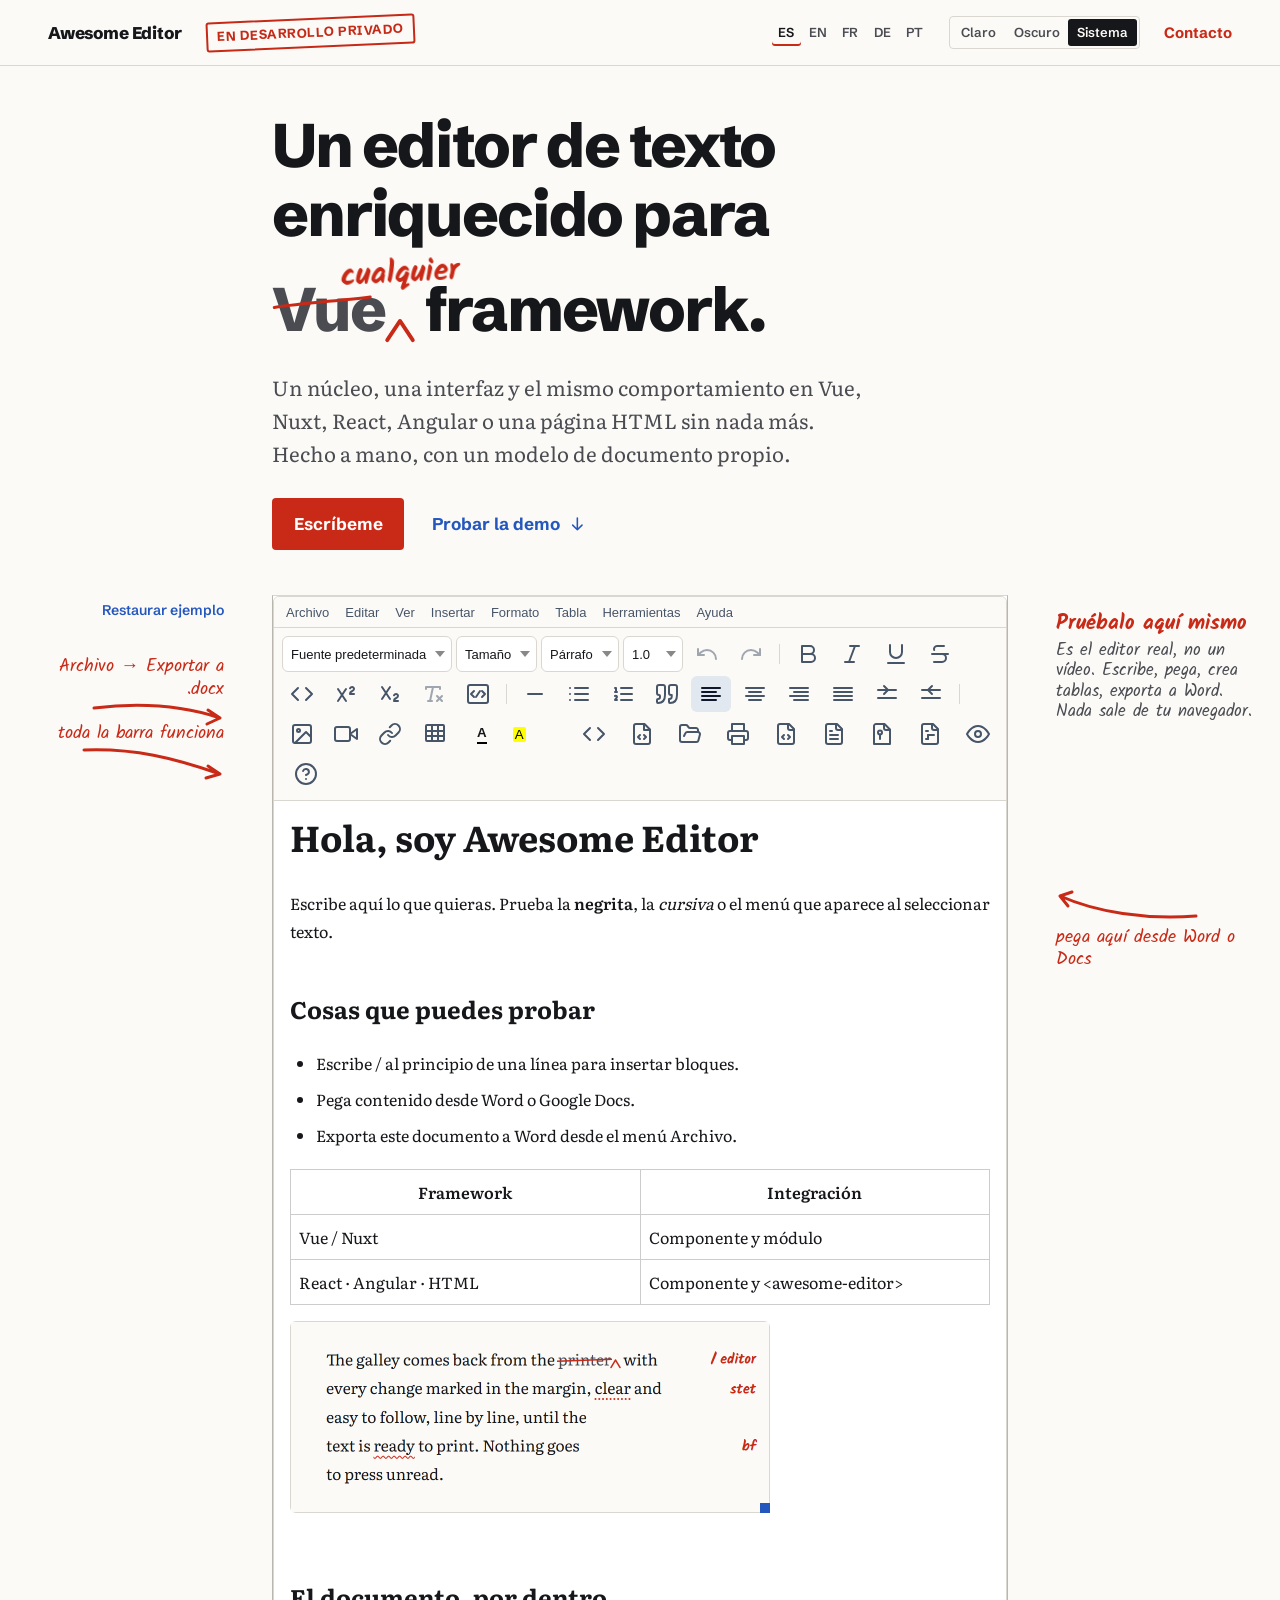
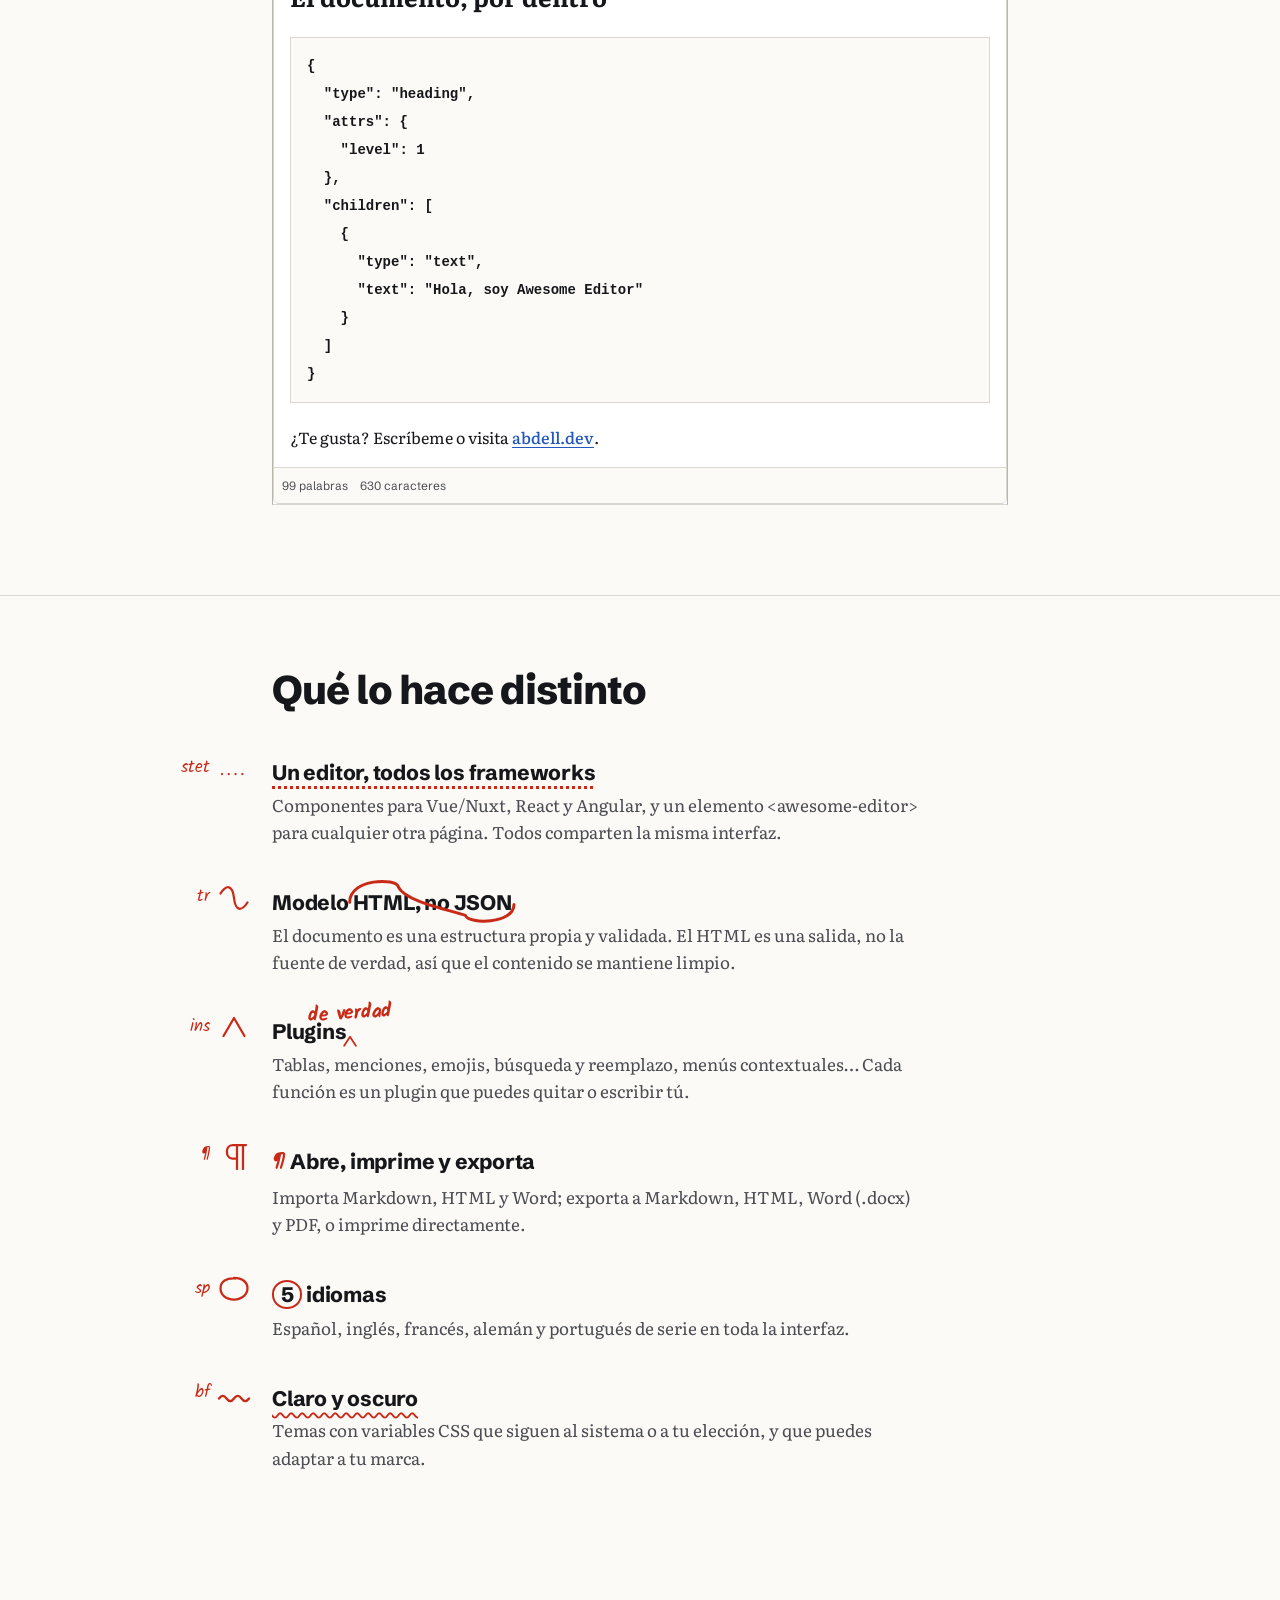
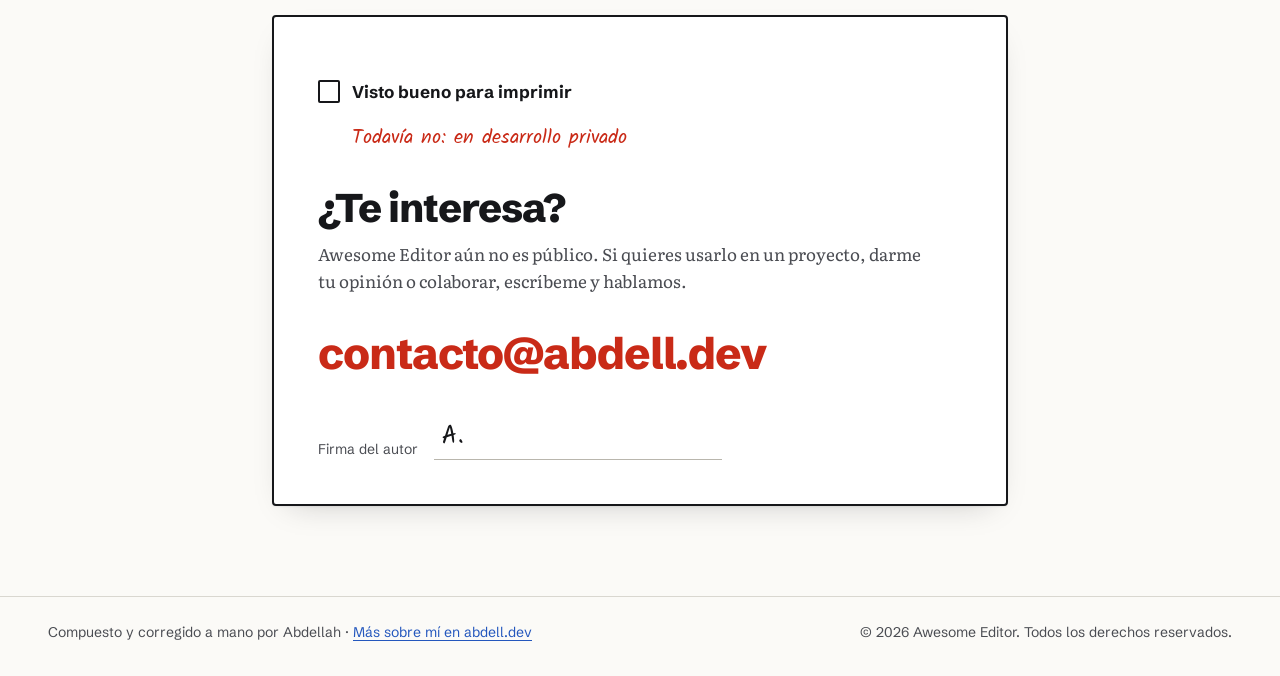
<file: index.html>
<!DOCTYPE html><html  lang="es-ES"><head><meta charset="utf-8">
<meta name="viewport" content="width=device-width, initial-scale=1">
<title>Awesome Editor: editor de texto enriquecido para cualquier framework</title>
<script>(function(){var s=null;try{s=localStorage.getItem("awesome-editor-theme")}catch(e){}var d=false;try{d=window.matchMedia("(prefers-color-scheme: dark)").matches}catch(e){}document.documentElement.setAttribute("data-theme",s==="light"||s==="dark"?s:(d?"dark":"light"))})()</script>
<style>@font-face{font-display:swap;font-family:Schibsted Grotesk Variable;font-style:normal;font-weight:400 900;src:url(/_nuxt/schibsted-grotesk-latin-ext-wght-normal.hsMS0n0O.woff2) format("woff2-variations");unicode-range:u+0100-02ba,u+02bd-02c5,u+02c7-02cc,u+02ce-02d7,u+02dd-02ff,u+0304,u+0308,u+0329,u+1d00-1dbf,u+1e00-1e9f,u+1ef2-1eff,u+2020,u+20a0-20ab,u+20ad-20c0,u+2113,u+2c60-2c7f,u+a720-a7ff}@font-face{font-display:swap;font-family:Schibsted Grotesk Variable;font-style:normal;font-weight:400 900;src:url(/_nuxt/schibsted-grotesk-latin-wght-normal.Bb8VGrTG.woff2) format("woff2-variations");unicode-range:u+00??,u+0131,u+0152-0153,u+02bb-02bc,u+02c6,u+02da,u+02dc,u+0304,u+0308,u+0329,u+2000-206f,u+20ac,u+2122,u+2191,u+2193,u+2212,u+2215,u+feff,u+fffd}</style>
<style>@font-face{font-display:swap;font-family:Literata Variable;font-style:normal;font-weight:200 900;src:url(/_nuxt/literata-cyrillic-ext-wght-normal.CGKlZYBf.woff2) format("woff2-variations");unicode-range:u+0460-052f,u+1c80-1c8a,u+20b4,u+2de0-2dff,u+a640-a69f,u+fe2e-fe2f}@font-face{font-display:swap;font-family:Literata Variable;font-style:normal;font-weight:200 900;src:url(/_nuxt/literata-cyrillic-wght-normal.DLqwHbi6.woff2) format("woff2-variations");unicode-range:u+0301,u+0400-045f,u+0490-0491,u+04b0-04b1,u+2116}@font-face{font-display:swap;font-family:Literata Variable;font-style:normal;font-weight:200 900;src:url(/_nuxt/literata-greek-ext-wght-normal.e3e57Shi.woff2) format("woff2-variations");unicode-range:u+1f??}@font-face{font-display:swap;font-family:Literata Variable;font-style:normal;font-weight:200 900;src:url(/_nuxt/literata-greek-wght-normal.CO1l-giJ.woff2) format("woff2-variations");unicode-range:u+0370-0377,u+037a-037f,u+0384-038a,u+038c,u+038e-03a1,u+03a3-03ff}@font-face{font-display:swap;font-family:Literata Variable;font-style:normal;font-weight:200 900;src:url(/_nuxt/literata-vietnamese-wght-normal.LcSrhZ7T.woff2) format("woff2-variations");unicode-range:u+0102-0103,u+0110-0111,u+0128-0129,u+0168-0169,u+01a0-01a1,u+01af-01b0,u+0300-0301,u+0303-0304,u+0308-0309,u+0323,u+0329,u+1ea0-1ef9,u+20ab}@font-face{font-display:swap;font-family:Literata Variable;font-style:normal;font-weight:200 900;src:url(/_nuxt/literata-latin-ext-wght-normal.BnEbWgdZ.woff2) format("woff2-variations");unicode-range:u+0100-02ba,u+02bd-02c5,u+02c7-02cc,u+02ce-02d7,u+02dd-02ff,u+0304,u+0308,u+0329,u+1d00-1dbf,u+1e00-1e9f,u+1ef2-1eff,u+2020,u+20a0-20ab,u+20ad-20c0,u+2113,u+2c60-2c7f,u+a720-a7ff}@font-face{font-display:swap;font-family:Literata Variable;font-style:normal;font-weight:200 900;src:url(/_nuxt/literata-latin-wght-normal.DLxlUchJ.woff2) format("woff2-variations");unicode-range:u+00??,u+0131,u+0152-0153,u+02bb-02bc,u+02c6,u+02da,u+02dc,u+0304,u+0308,u+0329,u+2000-206f,u+20ac,u+2122,u+2191,u+2193,u+2212,u+2215,u+feff,u+fffd}</style>
<style>@font-face{font-display:swap;font-family:Kalam;font-style:normal;font-weight:400;src:url(/_nuxt/kalam-devanagari-400-normal.Dy6c0U2e.woff2) format("woff2"),url(/_nuxt/kalam-devanagari-400-normal.Dyzod-UE.woff) format("woff");unicode-range:u+0900-097f,u+1cd0-1cf9,u+200c-200d,u+20a8,u+20b9,u+20f0,u+25cc,u+a830-a839,u+a8e0-a8ff,u+11b00-11b09}@font-face{font-display:swap;font-family:Kalam;font-style:normal;font-weight:400;src:url(/_nuxt/kalam-latin-ext-400-normal.DtcdGa4L.woff2) format("woff2"),url(/_nuxt/kalam-latin-ext-400-normal.AcQmRO9z.woff) format("woff");unicode-range:u+0100-02ba,u+02bd-02c5,u+02c7-02cc,u+02ce-02d7,u+02dd-02ff,u+0304,u+0308,u+0329,u+1d00-1dbf,u+1e00-1e9f,u+1ef2-1eff,u+2020,u+20a0-20ab,u+20ad-20c0,u+2113,u+2c60-2c7f,u+a720-a7ff}@font-face{font-display:swap;font-family:Kalam;font-style:normal;font-weight:400;src:url(/_nuxt/kalam-latin-400-normal.BthBl_aR.woff2) format("woff2"),url(/_nuxt/kalam-latin-400-normal.Bl-H2BUA.woff) format("woff");unicode-range:u+00??,u+0131,u+0152-0153,u+02bb-02bc,u+02c6,u+02da,u+02dc,u+0304,u+0308,u+0329,u+2000-206f,u+20ac,u+2122,u+2191,u+2193,u+2212,u+2215,u+feff,u+fffd}</style>
<style>@font-face{font-display:swap;font-family:Kalam;font-style:normal;font-weight:700;src:url(/_nuxt/kalam-devanagari-700-normal.BeU_-hjz.woff2) format("woff2"),url(/_nuxt/kalam-devanagari-700-normal.B52CSkpd.woff) format("woff");unicode-range:u+0900-097f,u+1cd0-1cf9,u+200c-200d,u+20a8,u+20b9,u+20f0,u+25cc,u+a830-a839,u+a8e0-a8ff,u+11b00-11b09}@font-face{font-display:swap;font-family:Kalam;font-style:normal;font-weight:700;src:url(/_nuxt/kalam-latin-ext-700-normal.CwgfRD_T.woff2) format("woff2"),url(/_nuxt/kalam-latin-ext-700-normal.BA-KJHgr.woff) format("woff");unicode-range:u+0100-02ba,u+02bd-02c5,u+02c7-02cc,u+02ce-02d7,u+02dd-02ff,u+0304,u+0308,u+0329,u+1d00-1dbf,u+1e00-1e9f,u+1ef2-1eff,u+2020,u+20a0-20ab,u+20ad-20c0,u+2113,u+2c60-2c7f,u+a720-a7ff}@font-face{font-display:swap;font-family:Kalam;font-style:normal;font-weight:700;src:url(/_nuxt/kalam-latin-700-normal.D2H-9ISU.woff2) format("woff2"),url(/_nuxt/kalam-latin-700-normal.7TSuSrjP.woff) format("woff");unicode-range:u+00??,u+0131,u+0152-0153,u+02bb-02bc,u+02c6,u+02da,u+02dc,u+0304,u+0308,u+0329,u+2000-206f,u+20ac,u+2122,u+2191,u+2193,u+2212,u+2215,u+feff,u+fffd}</style>
<style>:root,html[data-theme=light]{--paper:#fbfaf7;--sheet:#fff;--ink:#16171a;--ink-2:#4a4c52;--rule:#d9d7d0;--rule-strong:#b9b6ad;--red:#c92a17;--red-ink:#fff;--blue:#2457bd;--select:rgba(201,42,23,.16);--shadow:0 1px 2px rgba(22,23,26,.06),0 12px 32px -18px rgba(22,23,26,.28);color-scheme:light}html[data-theme=dark]{--paper:#121315;--sheet:#17181b;--ink:#ecebe6;--ink-2:#a9a8a2;--rule:#2c2e32;--rule-strong:#45474d;--red:#ff6a52;--red-ink:#1a0b08;--blue:#8db0ff;--select:rgba(255,106,82,.24);--shadow:0 1px 2px rgba(0,0,0,.4),0 16px 40px -20px rgba(0,0,0,.7);color-scheme:dark}html [data-theme],html[data-theme]{--ae-popover-bg:var(--sheet);--ae-modal-bg:var(--sheet);--ae-button-hover-bg:var(--select);--ae-code-bg:var(--paper);--ae-bg-color:var(--sheet);--ae-toolbar-bg:var(--paper);--ae-toolbar-border:var(--rule);--ae-border-color:var(--rule);--ae-text-color:var(--ink);--ae-text-muted:var(--ink-2);--ae-primary-color:var(--blue);--ae-primary-hover:var(--blue);--ae-border-focus:var(--blue);--ae-font-sans:"Schibsted Grotesk Variable",ui-sans-serif,system-ui,sans-serif}:root{--font-display:"Schibsted Grotesk Variable",ui-sans-serif,system-ui,sans-serif;--font-text:"Literata Variable",Georgia,serif;--font-hand:"Kalam","Comic Sans MS",cursive;--column:46rem;--margin:minmax(0,1fr);--gutter:clamp(1rem,4vw,3rem);--ease-out:cubic-bezier(.16,1,.3,1)}*,:after,:before{box-sizing:border-box}html{-webkit-text-size-adjust:100%;scroll-behavior:smooth}@media(prefers-reduced-motion:reduce){html{scroll-behavior:auto}}body{background:var(--paper);caret-color:var(--red);color:var(--ink);font-family:var(--font-text);font-size:1.0625rem;line-height:1.6;margin:0;text-rendering:optimizeLegibility;transition:background-color .3s ease,color .3s ease}::-moz-selection{background:var(--select);color:inherit}::selection{background:var(--select);color:inherit}a{color:var(--blue);text-decoration-thickness:1px;text-underline-offset:.2em}a:hover{text-decoration-thickness:2px}:focus-visible{border-radius:2px;outline:2px solid var(--blue);outline-offset:3px}html{scrollbar-color:var(--rule-strong) var(--paper)}.sr-only{clip-path:inset(50%);height:1px;overflow:hidden;position:absolute;white-space:nowrap;width:1px}.skip-link{background:var(--ink);color:var(--paper);font-family:var(--font-display);left:1rem;padding:.5rem .75rem;position:absolute;top:-3rem;z-index:10}.skip-link:focus{top:1rem}.galley{-moz-column-gap:var(--gutter);column-gap:var(--gutter);display:grid;grid-template-columns:[margin-l] var(--margin) [col] minmax(0,var(--column)) [margin-r] var(--margin);padding-inline:var(--gutter)}.galley>*{grid-column:col;min-width:0}.galley--wide>.wide{grid-column:margin-l/margin-r;justify-self:center;max-width:78rem;width:100%}.slug{align-items:center;border-bottom:1px solid var(--rule);display:flex;flex-wrap:wrap;font-family:var(--font-display);font-size:.9375rem;gap:1rem 1.5rem;padding:1rem var(--gutter)}.slug__name{color:var(--ink);font-size:1.0625rem;font-weight:800;letter-spacing:-.01em;text-decoration:none}.slug__stamp{border:2px solid var(--red);border-radius:3px;color:var(--red);display:inline-block;font-size:.8125rem;font-weight:700;letter-spacing:.04em;mix-blend-mode:multiply;padding:.15rem .55rem;text-transform:uppercase;transform:rotate(-2.5deg)}html[data-theme=dark] .slug__stamp{mix-blend-mode:normal}.slug__contact{order:3}.slug__tools{align-items:center;display:flex;flex-wrap:wrap;gap:1rem 1.25rem;margin-left:auto;order:2}.slug__contact{color:var(--red);font-weight:700;text-decoration:none}.slug__contact:hover{text-decoration:underline}.locale-switcher{display:flex;gap:.15rem;list-style:none;margin:0;padding:0}.locale-switcher a{border-radius:3px;color:var(--ink-2);display:inline-block;font-size:.8125rem;font-weight:600;padding:.2rem .4rem;text-decoration:none;text-transform:uppercase}.locale-switcher a:hover{background:var(--select);color:var(--ink)}.locale-switcher a[aria-current=page]{box-shadow:inset 0 -2px 0 var(--red);color:var(--ink)}.theme-switcher{border:1px solid var(--rule);border-radius:4px;display:inline-flex;padding:2px}.theme-switcher__btn{background:transparent;border:0;border-radius:3px;color:var(--ink-2);cursor:pointer;font:inherit;font-size:.8125rem;font-weight:600;padding:.2rem .55rem}.theme-switcher__btn:hover{color:var(--ink)}.theme-switcher__btn[aria-pressed=true]{background:var(--ink);color:var(--paper)}.hero{padding-block:clamp(2rem,5vh,4rem) clamp(1rem,3vh,2rem)}.hero__title{font-family:var(--font-display);font-size:clamp(2.5rem,4.8vw,4.25rem);font-weight:800;grid-column:col/margin-r;letter-spacing:-.035em;line-height:1.12;margin:0;max-width:64rem;text-wrap:balance}.proof-tail{display:inline-block;padding-top:.42em;white-space:nowrap}.proof-del{color:var(--ink-2);position:relative;text-decoration:none;white-space:nowrap}.proof-del__strike,.proof-ins__caret{overflow:visible;pointer-events:none;position:absolute}.proof-del__strike{height:.8em;left:0;top:.12em;width:100%}.proof-ins{display:inline-block;height:.75em;position:relative;text-decoration:none;width:.5em}.proof-ins__word{bottom:88%;color:var(--red);font-family:var(--font-hand);font-size:.5em;font-weight:700;left:50%;letter-spacing:0;line-height:1;position:absolute;transform:translate(-50%) rotate(-3deg);white-space:nowrap}.proof-ins__caret{bottom:-.2em;height:.42em;left:50%;transform:translate(-50%);width:.5em}.proof-stroke{fill:none;stroke:var(--red);stroke-linecap:round;stroke-linejoin:round;stroke-width:3}.proof-stroke--draw{animation:proof-draw .7s var(--ease-out) forwards;stroke-dasharray:1;stroke-dashoffset:1}.proof-stroke--late{animation-delay:.55s}@keyframes proof-draw{to{stroke-dashoffset:0}}.proof-ins__word{animation:proof-ink .5s var(--ease-out) .9s both}@keyframes proof-ink{0%{opacity:0;transform:translate(-50%) translateY(.15em) rotate(-3deg)}}@media(prefers-reduced-motion:reduce){.proof-stroke--draw{animation:none;stroke-dashoffset:0}.proof-ins__word{animation:none}}.hero__subtitle{color:var(--ink-2);font-size:clamp(1.125rem,1.6vw,1.3125rem);margin:clamp(1.25rem,2.4vw,1.75rem) 0 0;max-width:38rem}.hero__actions{align-items:center;display:flex;flex-wrap:wrap;gap:.75rem 1.5rem;margin-top:1.75rem}.btn{align-items:center;border-radius:4px;display:inline-flex;font-family:var(--font-display);font-size:1.0625rem;font-weight:700;gap:.5rem;padding:.8rem 1.35rem;text-decoration:none;transition:transform .2s var(--ease-out),background-color .2s ease}.btn--primary{background:var(--red);color:var(--red-ink)}.btn--primary:hover{text-decoration:none;transform:translateY(-1px)}.btn--pencil{color:var(--blue);padding-inline:.25rem}.btn--pencil:hover{text-decoration:underline}.btn svg{height:1.1em;width:1.1em}.demo{padding-block:clamp(.5rem,2vh,1.5rem) clamp(4rem,10vh,7rem);scroll-margin-top:1rem}.demo__head{margin-bottom:1.25rem}.section-title{font-family:var(--font-display);font-size:clamp(1.75rem,3.2vw,2.5rem);font-weight:800;letter-spacing:-.025em;line-height:1.1;margin:0;text-wrap:balance}.section-lede{color:var(--ink-2);margin:.6rem 0 0;max-width:40rem}.demo__stage,.landing-demo{position:relative}.landing-demo__sheet{background:var(--sheet);border-block:1px solid var(--rule);border-inline:1px solid var(--rule-strong)}.landing-demo .ae-menubar{flex-wrap:wrap}.landing-demo .ae-image-inner{height:auto!important;line-height:0;max-width:100%;vertical-align:top}.landing-demo .ae-prose pre{background:var(--paper);border:1px solid var(--rule);overflow-x:auto;padding:.85rem 1rem}.landing-demo .ae-prose pre code{background:none;padding:0}.landing-demo .ae-prose img{height:auto!important;margin-bottom:0;max-width:100%}.landing-demo .ae-image-inner{margin-bottom:20px}.landing-demo__sheet .ae-prose{font-family:var(--font-text)}.landing-demo__placeholder{min-height:38rem}.landing-demo__bar{display:flex;justify-content:flex-end;margin-bottom:.5rem}.landing-demo__reset{background:none;border:0;color:var(--blue);cursor:pointer;font:inherit;font-family:var(--font-display);font-size:.875rem;font-weight:600;padding:.25rem 0}.landing-demo__reset:hover{text-decoration:underline}.margin-note{color:var(--red);font-family:var(--font-hand);font-size:1.15rem;line-height:1.2;position:absolute;width:12.5rem}.margin-note svg{display:block;height:2.5rem;overflow:visible;width:100%}.margin-note--left{right:calc(100% + var(--gutter));text-align:right}.margin-note--right{left:calc(100% + var(--gutter))}.margin-note--toolbar{top:5.75rem}.margin-note--paste{top:17rem}.margin-note--export{top:1.4rem}.margin-note--lede{color:var(--ink-2);font-size:1.05rem;top:0}.margin-note--lede strong{color:var(--red);display:block;font-size:1.3rem;font-weight:700;margin-bottom:.25rem}@media(min-width:1181px){.landing-demo__bar{margin:0;position:absolute;right:calc(100% + var(--gutter));top:0;white-space:nowrap}.margin-note--export{top:2.6rem}.margin-note--toolbar{top:6.75rem}.demo__head{clip-path:inset(50%);height:1px;overflow:hidden;position:absolute;white-space:nowrap;width:1px}}.demo__stage:hover .margin-note .proof-stroke--hover{animation:proof-redraw .6s var(--ease-out)}.demo__notes-inline{color:var(--red);display:none;font-family:var(--font-hand);font-size:1.05rem;list-style:none;margin:0 0 .75rem;padding:0}@media(max-width:1180px){.margin-note{display:none}.demo__notes-inline{display:flex;flex-wrap:wrap;gap:.25rem 1.25rem}}.features{border-top:1px solid var(--rule);padding-block:clamp(3rem,8vh,6rem)}.features__list{display:grid;gap:2.25rem;list-style:none;margin:2.5rem 0 0;padding:0}.feature{position:relative}.feature__title{font-family:var(--font-display);font-size:1.3125rem;font-weight:750;letter-spacing:-.01em;line-height:1.25;margin:0}.mark-in{text-decoration-color:var(--red);text-underline-offset:.28em}.mark-in--stet{text-decoration-style:dotted;text-decoration-thickness:3px}.mark-in--stet,.mark-in--wave{text-decoration-line:underline}.mark-in--wave{text-decoration-style:wavy;text-decoration-thickness:1.5px}.mark-sp{border:2px solid var(--red);border-radius:50%;line-height:1.15;padding:0 .32em}.mark-sp,.mark-tr{display:inline-block}.mark-tr{position:relative}.mark-tr svg{height:2.1em;left:-.2em;overflow:visible;pointer-events:none;position:absolute;top:-.5em;width:calc(100% + .4em)}.mark-caret{display:inline-block;height:.8em;position:relative;vertical-align:-.2em;width:0}.mark-caret:before{background:var(--red);bottom:-.15em;content:"";height:.55em;left:-.35em;-webkit-mask:var(--caret) center /contain no-repeat;mask:var(--caret) center /contain no-repeat;position:absolute;width:.7em;--caret:url("data:image/svg+xml;charset=utf-8,%3Csvg xmlns='http://www.w3.org/2000/svg' viewBox='0 0 24 20'%3E%3Cpath fill='none' stroke='%23000' stroke-linecap='round' stroke-linejoin='round' stroke-width='3' d='M2 18 12 3l10 15'/%3E%3C/svg%3E")}.mark-caret>span{bottom:.85em;color:var(--red);font-family:var(--font-hand);font-size:.95em;font-weight:700;left:50%;position:absolute;transform:translate(-50%) rotate(-3deg);white-space:nowrap}.feature__title{padding-top:.35em}.mark-in--paragraph:before{color:var(--red);content:"¶";font-family:var(--font-hand);margin-right:.3em}.feature__body{color:var(--ink-2);margin:.35rem 0 0;max-width:65ch}.feature__mark{align-items:center;color:var(--red);display:flex;flex-direction:row-reverse;font-family:var(--font-hand);font-size:1.05rem;gap:.4rem;position:absolute;right:calc(100% + 1.25rem);top:-.1rem;white-space:nowrap}.feature__mark svg{flex:none;height:2.25rem;width:2.25rem}.feature:focus-within .proof-stroke--hover,.feature:hover .proof-stroke--hover{animation:proof-redraw .6s var(--ease-out)}@keyframes proof-redraw{0%{stroke-dashoffset:1}to{stroke-dashoffset:0}}.proof-stroke--hover{stroke-dasharray:1;stroke-dashoffset:0}@media(prefers-reduced-motion:reduce){.feature:hover .proof-stroke--hover{animation:none}}@media(max-width:1000px){.feature{padding-left:4.25rem}.feature__mark{align-items:flex-start;flex-direction:column;font-size:.75rem;gap:0;left:0;overflow-wrap:anywhere;right:auto;width:3.75rem}}.signoff{padding-block:clamp(3rem,8vh,6rem) clamp(4rem,10vh,7rem)}.signoff__box{background:var(--sheet);border:2px solid var(--ink);border-radius:4px;box-shadow:var(--shadow);padding:clamp(1.5rem,4vw,2.75rem)}.signoff__row{align-items:center;display:flex;font-family:var(--font-display);font-size:1.0625rem;font-weight:700;gap:.75rem}.signoff__check{border:2px solid var(--ink);border-radius:2px;flex:none;height:1.4rem;width:1.4rem}.signoff__state{color:var(--red);font-family:var(--font-hand);font-size:1.25rem;margin:.4rem 0 0 2.15rem}.signoff__title{margin:2rem 0 0}.signoff__body{color:var(--ink-2);margin:.6rem 0 0;max-width:38rem}.signoff__mail{background-image:linear-gradient(var(--red),var(--red));background-position:0 100%;background-repeat:no-repeat;background-size:0 3px;color:var(--red);display:inline-block;font-family:var(--font-display);font-size:clamp(1.5rem,4.6vw,2.75rem);font-weight:800;letter-spacing:-.025em;margin-top:1.5rem;overflow-wrap:anywhere;text-decoration:none;transition:background-size .35s var(--ease-out)}.signoff__mail:focus-visible,.signoff__mail:hover{background-size:100% 3px}.signoff__sign{align-items:flex-end;color:var(--ink-2);display:flex;font-family:var(--font-display);font-size:.875rem;gap:1rem;margin-top:2.5rem}.signoff__line{border-bottom:1px solid var(--rule-strong);flex:1;height:2rem;max-width:18rem;position:relative}.signoff__line span{bottom:.1rem;color:var(--ink);font-family:var(--font-hand);font-size:1.6rem;left:.5rem;position:absolute;transform:rotate(-4deg)}.colophon{border-top:1px solid var(--rule);color:var(--ink-2);display:flex;flex-wrap:wrap;font-family:var(--font-display);font-size:.875rem;gap:.75rem 2rem;justify-content:space-between;padding:1.5rem var(--gutter) 2rem}.colophon p{margin:0}@media(max-width:640px){.galley{-moz-column-gap:0;column-gap:0}.landing-demo .ae-toolbar .ae-color-pickers,.landing-demo .ae-toolbar .ae-flex-grow,.landing-demo .ae-toolbar .ae-flex-grow~*>*,.landing-demo .ae-toolbar .ae-select{display:none}.slug{gap:.75rem}.slug__stamp{font-size:.6875rem}.slug__contact{font-size:.875rem;margin-left:auto;order:2}.slug__tools{justify-content:space-between;margin-left:0;order:3;width:100%}.hero__title{font-size:clamp(2.25rem,10.5vw,3rem)}.landing-demo__placeholder{min-height:30rem}}</style>
<link rel="preload" as="fetch" crossorigin="anonymous" href="/_payload.json?0474bfb0-b215-4e45-a396-23c256458a26">
<link rel="modulepreload" as="script" crossorigin href="/_nuxt/BvEOSJ8T.js">
<script type="module" src="/_nuxt/BvEOSJ8T.js" crossorigin></script>
<link rel="prefetch" as="style" crossorigin href="/_nuxt/index.BZy4Bfok.css">
<link rel="prefetch" as="script" crossorigin href="/_nuxt/BfySVSI1.js">
<link rel="prefetch" as="script" crossorigin href="/_nuxt/DmVM2W-x.js">
<link id="i18n-xd" rel="alternate" href="https://editor.abdell.dev" hreflang="x-default">
<link id="i18n-alt-es" rel="alternate" href="https://editor.abdell.dev" hreflang="es">
<link id="i18n-alt-es-ES" rel="alternate" href="https://editor.abdell.dev" hreflang="es-ES">
<link id="i18n-alt-en" rel="alternate" href="https://editor.abdell.dev/en/" hreflang="en">
<link id="i18n-alt-en-US" rel="alternate" href="https://editor.abdell.dev/en/" hreflang="en-US">
<link id="i18n-alt-fr" rel="alternate" href="https://editor.abdell.dev/fr/" hreflang="fr">
<link id="i18n-alt-fr-FR" rel="alternate" href="https://editor.abdell.dev/fr/" hreflang="fr-FR">
<link id="i18n-alt-de" rel="alternate" href="https://editor.abdell.dev/de/" hreflang="de">
<link id="i18n-alt-de-DE" rel="alternate" href="https://editor.abdell.dev/de/" hreflang="de-DE">
<link id="i18n-alt-pt" rel="alternate" href="https://editor.abdell.dev/pt/" hreflang="pt">
<link id="i18n-alt-pt-PT" rel="alternate" href="https://editor.abdell.dev/pt/" hreflang="pt-PT">
<link id="i18n-can" rel="canonical" href="https://editor.abdell.dev">
<link rel="icon" type="image/svg+xml" href="/favicon.svg">
<meta id="i18n-og-url" property="og:url" content="https://editor.abdell.dev">
<meta id="i18n-og" property="og:locale" content="es_ES">
<meta id="i18n-og-alt-en-US" property="og:locale:alternate" content="en_US">
<meta id="i18n-og-alt-fr-FR" property="og:locale:alternate" content="fr_FR">
<meta id="i18n-og-alt-de-DE" property="og:locale:alternate" content="de_DE">
<meta id="i18n-og-alt-pt-PT" property="og:locale:alternate" content="pt_PT">
<meta name="description" content="Un editor de texto enriquecido con un solo núcleo para Vue, Nuxt, React, Angular y HTML puro. En desarrollo privado: pruébalo aquí y escríbeme si te interesa.">
<meta property="og:title" content="Awesome Editor: editor de texto enriquecido para cualquier framework">
<meta property="og:description" content="Un editor de texto enriquecido con un solo núcleo para Vue, Nuxt, React, Angular y HTML puro. En desarrollo privado: pruébalo aquí y escríbeme si te interesa.">
<meta property="og:image" content="https://editor.abdell.dev/og.png">
<meta name="twitter:card" content="summary_large_image"></head><body><div id="__nuxt"><div><a class="skip-link" href="#demo">Probar la demo</a><header class="slug"><a aria-current="page" href="/" class="router-link-active router-link-exact-active slug__name">Awesome Editor</a><span class="slug__stamp">En desarrollo privado</span><div class="slug__tools"><nav aria-label="Idioma"><ul class="locale-switcher"><!--[--><li><a aria-current="page" href="/" class="router-link-active router-link-exact-active" hreflang="es" lang="es" title="Español">es</a></li><li><a href="/en/" class="" hreflang="en" lang="en" title="English">en</a></li><li><a href="/fr/" class="" hreflang="fr" lang="fr" title="Français">fr</a></li><li><a href="/de/" class="" hreflang="de" lang="de" title="Deutsch">de</a></li><li><a href="/pt/" class="" hreflang="pt" lang="pt" title="Português">pt</a></li><!--]--></ul></nav><div class="theme-switcher" role="group" aria-label="Tema"><!--[--><button type="button" class="theme-switcher__btn" data-mode="light" aria-pressed="false">Claro</button><button type="button" class="theme-switcher__btn" data-mode="dark" aria-pressed="false">Oscuro</button><button type="button" class="theme-switcher__btn" data-mode="system" aria-pressed="true">Sistema</button><!--]--></div></div><a class="slug__contact" href="mailto:contacto@abdell.dev">Contacto</a></header><main><section class="hero galley" aria-labelledby="hero-title"><h1 id="hero-title" class="hero__title"><span class="sr-only">Un editor de texto enriquecido para cualquier framework.</span><span aria-hidden="true">Un editor de texto enriquecido para <span class="proof-tail"><del class="proof-del">Vue<svg class="proof-del__strike" viewBox="0 0 100 40" preserveAspectRatio="none" aria-hidden="true"><path class="proof-stroke proof-stroke--draw" pathLength="1" d="M2 24C30 20 70 18 98 14" vector-effect="non-scaling-stroke"></path></svg></del><ins class="proof-ins"><span class="proof-ins__word">cualquier</span><svg class="proof-ins__caret" viewBox="0 0 24 20" aria-hidden="true"><path class="proof-stroke proof-stroke--draw proof-stroke--late" pathLength="1" d="M2 18L12 3L22 18"></path></svg></ins> framework.</span></span></h1><p class="hero__subtitle">Un núcleo, una interfaz y el mismo comportamiento en Vue, Nuxt, React, Angular o una página HTML sin nada más. Hecho a mano, con un modelo de documento propio.</p><div class="hero__actions"><a class="btn btn--primary" href="mailto:contacto@abdell.dev">Escríbeme</a><a class="btn btn--pencil" href="#demo">Probar la demo <svg viewBox="0 0 24 24" aria-hidden="true"><path d="M12 4v15M6 13l6 6 6-6" fill="none" stroke="currentColor" stroke-width="2" stroke-linecap="round" stroke-linejoin="round"></path></svg></a></div></section><section id="demo" class="demo galley" aria-labelledby="demo-title"><div class="demo__head"><h2 id="demo-title" class="section-title">Pruébalo aquí mismo</h2><p class="section-lede">Es el editor real, no un vídeo. Escribe, pega, crea tablas, exporta a Word. Nada sale de tu navegador.</p></div><ul class="demo__notes-inline"><li>toda la barra funciona</li><li>pega aquí desde Word o Docs</li><li>Archivo → Exportar a .docx</li></ul><div class="demo__stage"><p class="margin-note margin-note--right margin-note--lede" aria-hidden="true"><strong>Pruébalo aquí mismo</strong> Es el editor real, no un vídeo. Escribe, pega, crea tablas, exporta a Word. Nada sale de tu navegador.</p><p class="margin-note margin-note--left margin-note--toolbar" aria-hidden="true">toda la barra funciona <svg viewBox="0 0 200 40"><path class="proof-stroke proof-stroke--hover" pathLength="1" d="M60 6C110 4 150 14 196 30M184 22L196 30L182 34"></path></svg></p><p class="margin-note margin-note--left margin-note--export" aria-hidden="true">Archivo → Exportar a .docx <svg viewBox="0 0 200 40"><path class="proof-stroke proof-stroke--hover" pathLength="1" d="M70 8C120 2 160 6 196 18M184 10L196 18L183 24"></path></svg></p><p class="margin-note margin-note--right margin-note--paste" aria-hidden="true"><svg viewBox="0 0 200 40"><path class="proof-stroke proof-stroke--hover" pathLength="1" d="M140 30C90 34 40 26 4 10M16 6L4 10L12 20"></path></svg> pega aquí desde Word o Docs</p><div class="landing-demo"><div class="landing-demo__bar"><button type="button" class="landing-demo__reset">Restaurar ejemplo</button></div><!--[--><div class="landing-demo__sheet landing-demo__placeholder" aria-hidden="true"></div><!--]--></div></div></section><section class="features galley" aria-labelledby="features-title"><div><h2 id="features-title" class="section-title">Qué lo hace distinto</h2><ul class="features__list"><!--[--><li class="feature" tabindex="-1"><span class="feature__mark" aria-hidden="true"><svg viewbox="0 0 48 48" aria-hidden="true" focusable="false"><path d="M8 32h0.1M17 32h0.1M26 32h0.1M35 32h0.1" pathLength="1" class="proof-stroke--hover proof-stroke"></path></svg><span>stet</span></span><h3 class="feature__title"><!----><span class="mark-in--stet mark-in">Un editor, todos los frameworks</span></h3><p class="feature__body">Componentes para Vue/Nuxt, React y Angular, y un elemento &lt;awesome-editor&gt; para cualquier otra página. Todos comparten la misma interfaz.</p></li><li class="feature" tabindex="-1"><span class="feature__mark" aria-hidden="true"><svg viewbox="0 0 48 48" aria-hidden="true" focusable="false"><path d="M6 18C14 6 22 6 24 24S34 42 42 30" pathLength="1" class="proof-stroke--hover proof-stroke"></path></svg><span>tr</span></span><h3 class="feature__title"><span class="sr-only">Modelo JSON, no HTML</span><span aria-hidden="true">Modelo <span class="mark-tr"><span>HTML</span>, no <span>JSON</span><svg viewBox="0 0 100 40" preserveAspectRatio="none"><path class="proof-stroke" d="M1 22C1 0 29 0 30 8C34 22 64 30 70 34C72 42 99 42 99 24" vector-effect="non-scaling-stroke"></path></svg></span></span></h3><p class="feature__body">El documento es una estructura propia y validada. El HTML es una salida, no la fuente de verdad, así que el contenido se mantiene limpio.</p></li><li class="feature" tabindex="-1"><span class="feature__mark" aria-hidden="true"><svg viewbox="0 0 48 48" aria-hidden="true" focusable="false"><path d="M10 36L24 12L38 36" pathLength="1" class="proof-stroke--hover proof-stroke"></path></svg><span>ins</span></span><h3 class="feature__title"><span class="sr-only">Plugins de verdad</span><span aria-hidden="true"><!--[-->Plugins <span class="mark-caret"><span>de verdad</span></span><!--]--></span></h3><p class="feature__body">Tablas, menciones, emojis, búsqueda y reemplazo, menús contextuales… Cada función es un plugin que puedes quitar o escribir tú.</p></li><li class="feature" tabindex="-1"><span class="feature__mark" aria-hidden="true"><svg viewbox="0 0 48 48" aria-hidden="true" focusable="false"><path d="M28 8V40M36 8V40M40 8H22C12 8 12 26 22 26H28" pathLength="1" class="proof-stroke--hover proof-stroke"></path></svg><span>¶</span></span><h3 class="feature__title"><!----><span class="mark-in--paragraph mark-in">Abre, imprime y exporta</span></h3><p class="feature__body">Importa Markdown, HTML y Word; exporta a Markdown, HTML, Word (.docx) y PDF, o imprime directamente.</p></li><li class="feature" tabindex="-1"><span class="feature__mark" aria-hidden="true"><svg viewbox="0 0 48 48" aria-hidden="true" focusable="false"><path d="M24 9C35 9 42 15 42 23S35 38 24 38S6 32 6 23S14 9 26 10" pathLength="1" class="proof-stroke--hover proof-stroke"></path></svg><span>sp</span></span><h3 class="feature__title"><span class="sr-only">Cinco idiomas</span><span aria-hidden="true"><span class="mark-sp">5</span> idiomas</span></h3><p class="feature__body">Español, inglés, francés, alemán y portugués de serie en toda la interfaz.</p></li><li class="feature" tabindex="-1"><span class="feature__mark" aria-hidden="true"><svg viewbox="0 0 48 48" aria-hidden="true" focusable="false"><path d="M4 30q5-7 10 0t10 0t10 0t10 0" pathLength="1" class="proof-stroke--hover proof-stroke"></path></svg><span>bf</span></span><h3 class="feature__title"><!----><span class="mark-in--wave mark-in">Claro y oscuro</span></h3><p class="feature__body">Temas con variables CSS que siguen al sistema o a tu elección, y que puedes adaptar a tu marca.</p></li><!--]--></ul></div></section><section id="contact" class="signoff galley" aria-labelledby="signoff-title"><div class="signoff__box"><p class="signoff__row"><span class="signoff__check" aria-hidden="true"></span>Visto bueno para imprimir</p><p class="signoff__state">Todavía no: en desarrollo privado</p><h2 id="signoff-title" class="section-title signoff__title">¿Te interesa?</h2><p class="signoff__body">Awesome Editor aún no es público. Si quieres usarlo en un proyecto, darme tu opinión o colaborar, escríbeme y hablamos.</p><a class="signoff__mail" href="mailto:contacto@abdell.dev">contacto@abdell.dev</a><div class="signoff__sign" aria-hidden="true"><span>Firma del autor</span><span class="signoff__line"><span>A.</span></span></div></div></section></main><footer class="colophon"><p>Compuesto y corregido a mano por Abdellah · <a href="https://abdell.dev">Más sobre mí en abdell.dev</a></p><p>© 2026 Awesome Editor. Todos los derechos reservados.</p></footer></div></div><div id="teleports"></div><script>window.__NUXT__={};window.__NUXT__.config={public:{i18n:{baseUrl:"https://editor.abdell.dev",defaultLocale:"es",rootRedirect:"",redirectStatusCode:302,skipSettingLocaleOnNavigate:false,locales:[{code:"es",language:"es-ES",name:"Español",domains:[],defaultForDomains:[]},{code:"en",language:"en-US",name:"English",domains:[],defaultForDomains:[]},{code:"fr",language:"fr-FR",name:"Français",domains:[],defaultForDomains:[]},{code:"de",language:"de-DE",name:"Deutsch",domains:[],defaultForDomains:[]},{code:"pt",language:"pt-PT",name:"Português",domains:[],defaultForDomains:[]}],detectBrowserLanguage:{alwaysRedirect:false,cookieCrossOrigin:false,cookieDomain:"",cookieKey:"ae_landing_lang",cookieSecure:false,fallbackLocale:"es",redirectOn:"root",useCookie:true},experimental:{localeDetector:"",typedPages:true,typedOptionsAndMessages:false,alternateLinkCanonicalQueries:true,devCache:false,cacheLifetime:"",stripMessagesPayload:false,preload:false,strictSeo:false,nitroContextDetection:true,httpCacheDuration:10,compactRoutes:false,prerenderMessages:false,optimizeMessageBundling:true},domainLocales:{es:{domain:""},en:{domain:""},fr:{domain:""},de:{domain:""},pt:{domain:""}}}},app:{baseURL:"/",buildId:"0474bfb0-b215-4e45-a396-23c256458a26",buildAssetsDir:"/_nuxt/",cdnURL:""}}</script>
<script type="application/json" data-nuxt-data="nuxt-app" data-ssr="true" id="__NUXT_DATA__" data-src="/_payload.json?0474bfb0-b215-4e45-a396-23c256458a26">[{"state":1,"once":5,"_errors":6,"serverRendered":8,"path":9,"prerenderedAt":10},["Reactive",2],{"$si18n:cached-locale-configs":3,"$si18n:resolved-locale":4},{},"",["Set"],["ShallowReactive",7],{},true,"\u002F",1795030120548]</script></body></html>
</file>
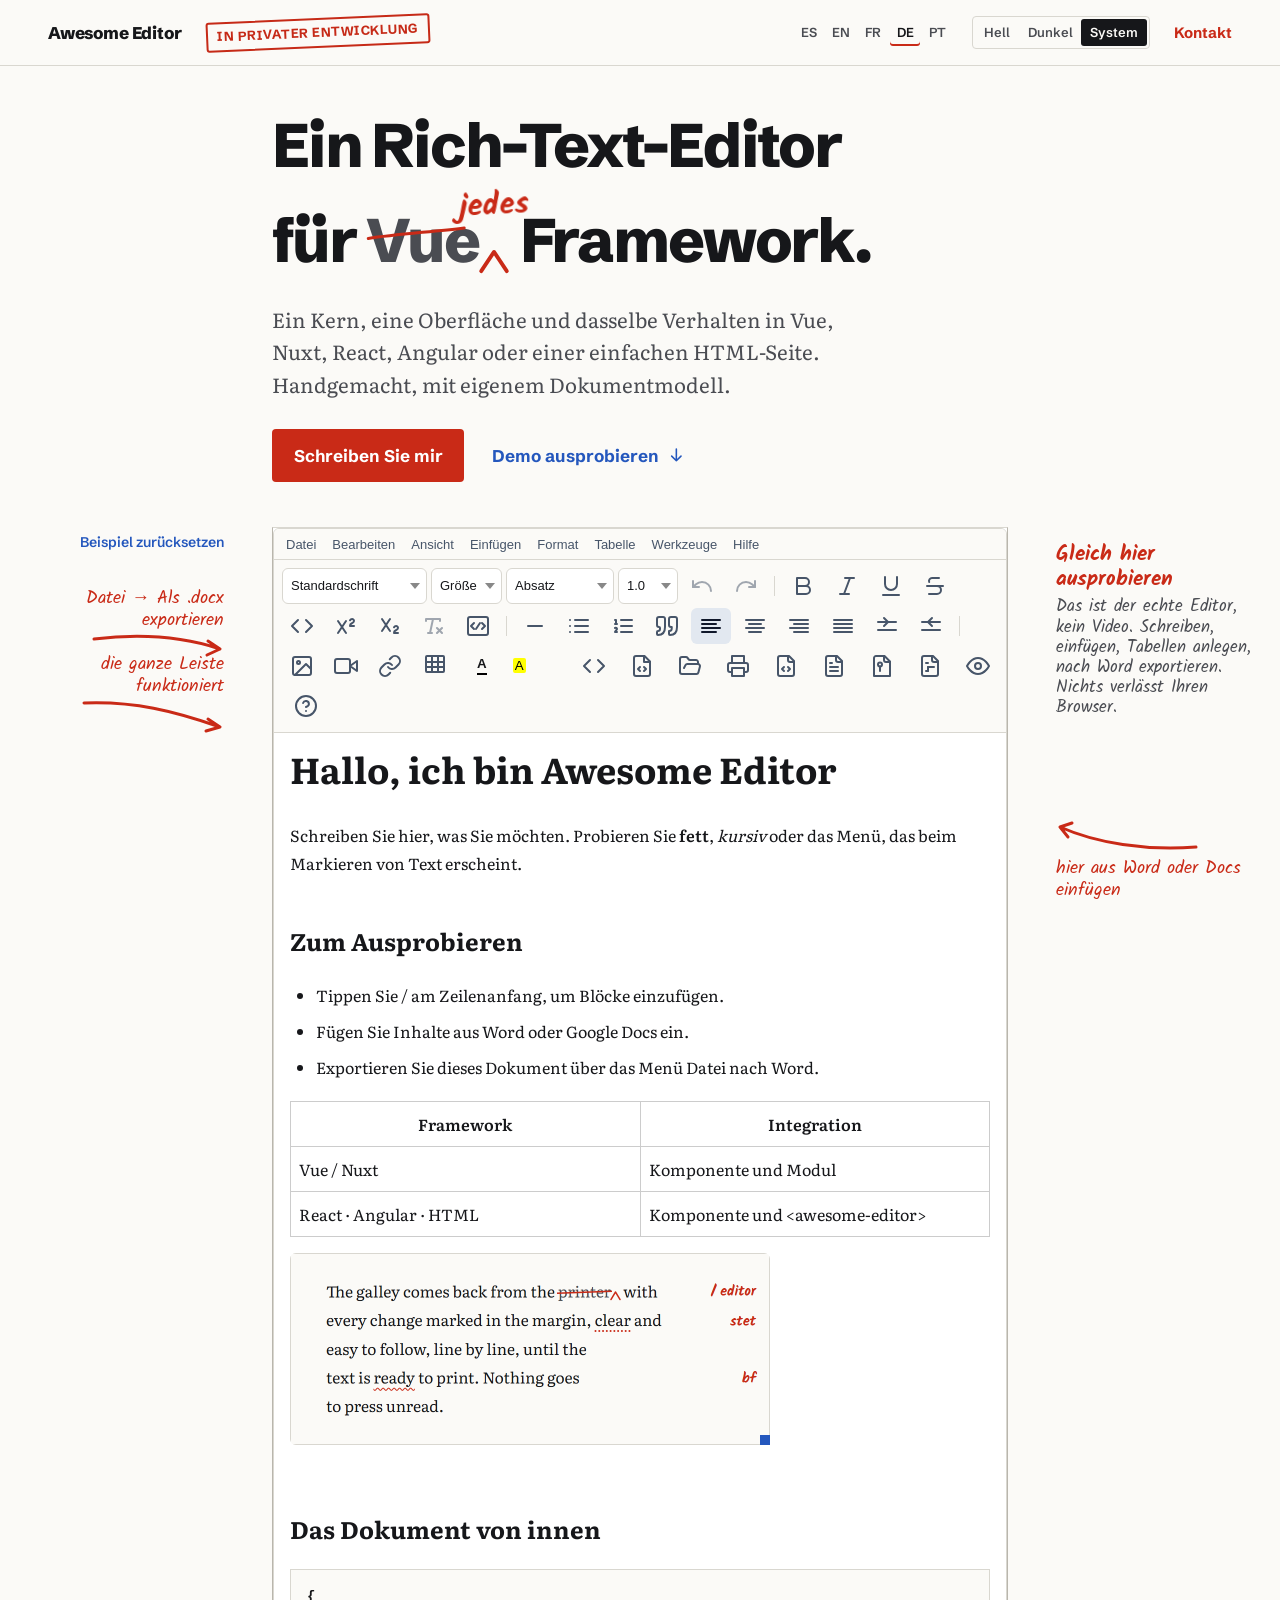
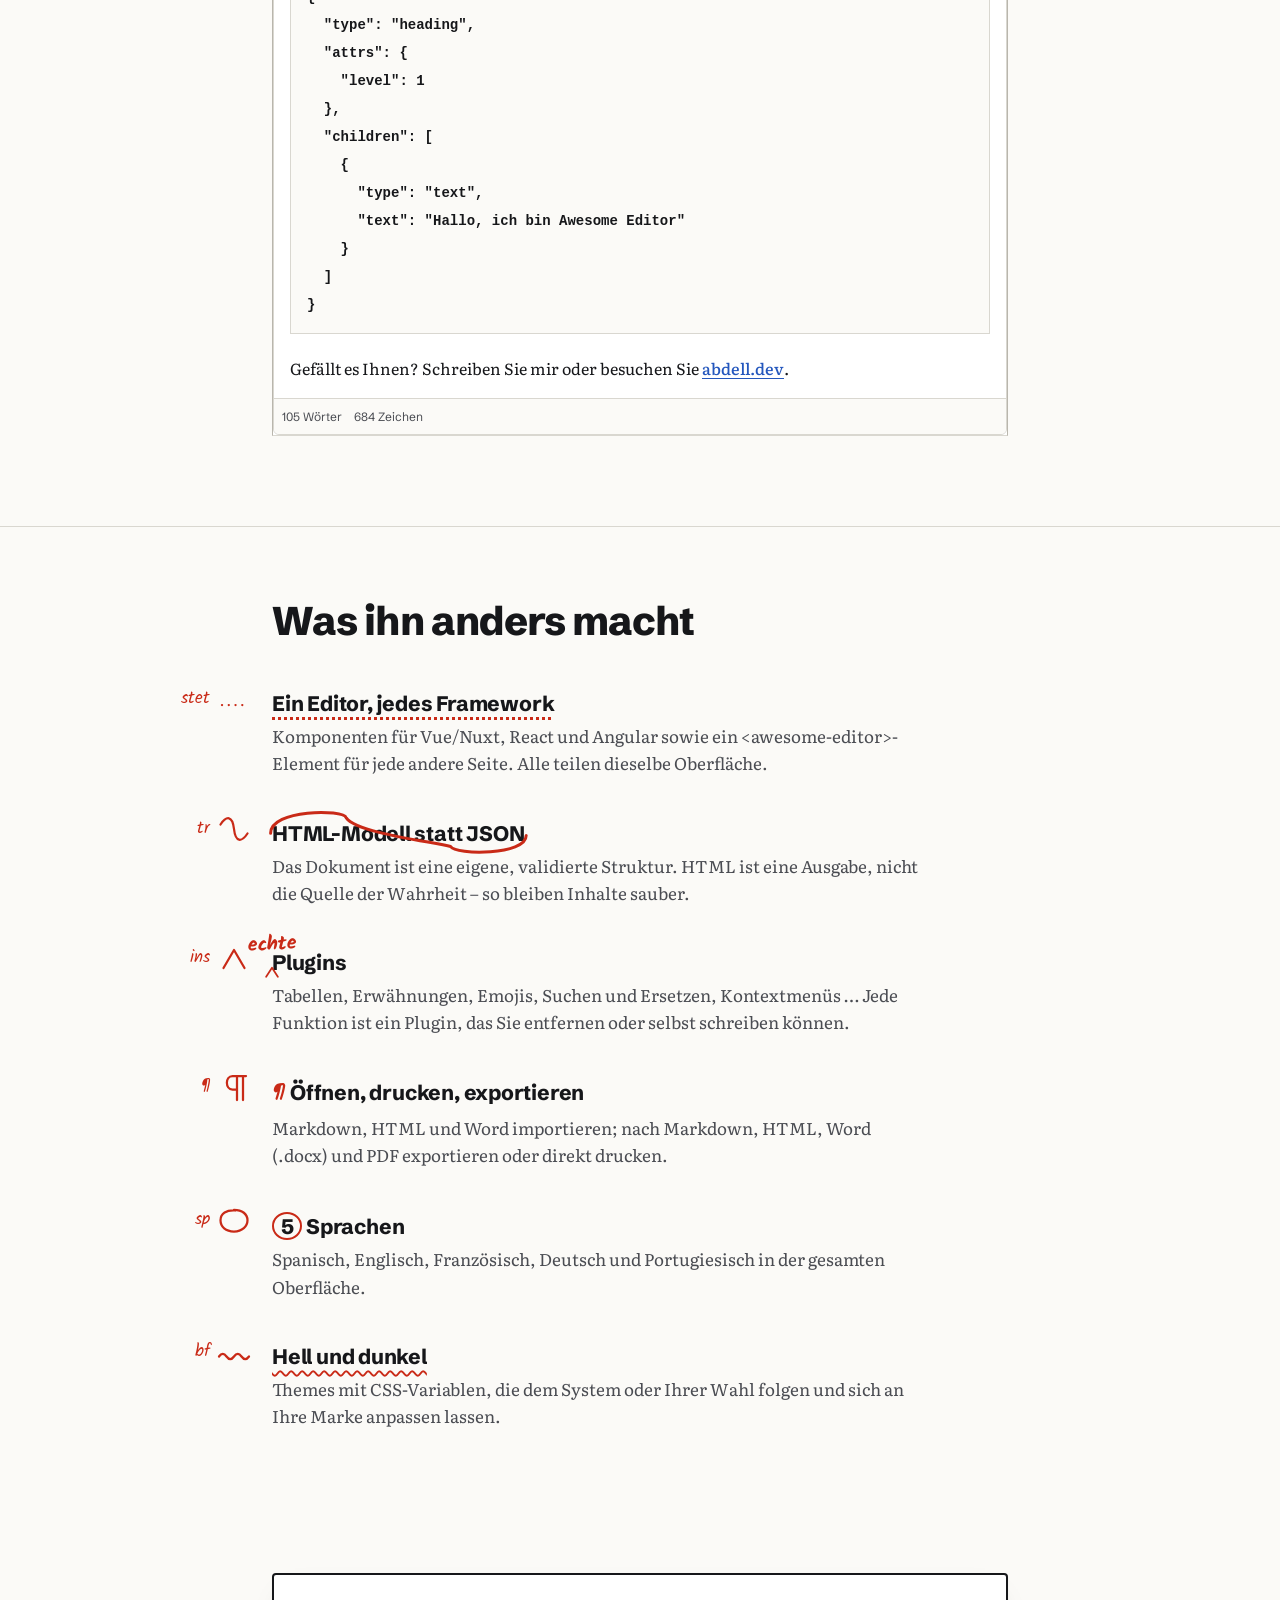
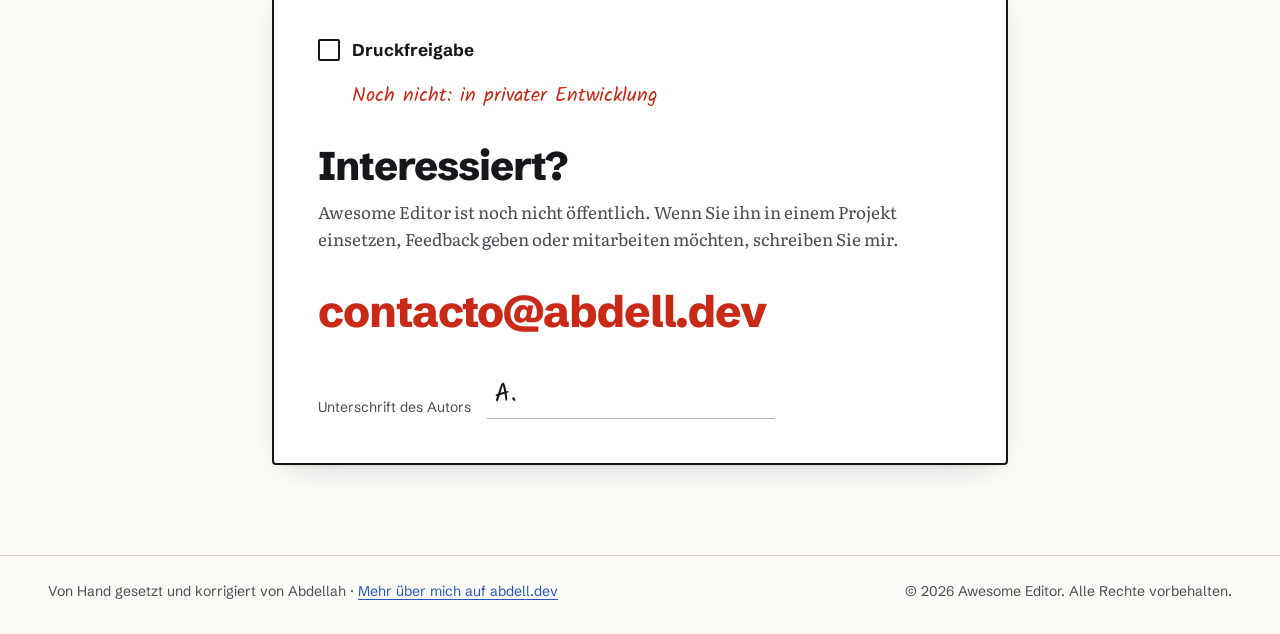
<file: de/index.html>
<!DOCTYPE html><html  lang="de-DE"><head><meta charset="utf-8">
<meta name="viewport" content="width=device-width, initial-scale=1">
<title>Awesome Editor: ein Rich-Text-Editor für jedes Framework</title>
<script>(function(){var s=null;try{s=localStorage.getItem("awesome-editor-theme")}catch(e){}var d=false;try{d=window.matchMedia("(prefers-color-scheme: dark)").matches}catch(e){}document.documentElement.setAttribute("data-theme",s==="light"||s==="dark"?s:(d?"dark":"light"))})()</script>
<style>@font-face{font-display:swap;font-family:Schibsted Grotesk Variable;font-style:normal;font-weight:400 900;src:url(/_nuxt/schibsted-grotesk-latin-ext-wght-normal.hsMS0n0O.woff2) format("woff2-variations");unicode-range:u+0100-02ba,u+02bd-02c5,u+02c7-02cc,u+02ce-02d7,u+02dd-02ff,u+0304,u+0308,u+0329,u+1d00-1dbf,u+1e00-1e9f,u+1ef2-1eff,u+2020,u+20a0-20ab,u+20ad-20c0,u+2113,u+2c60-2c7f,u+a720-a7ff}@font-face{font-display:swap;font-family:Schibsted Grotesk Variable;font-style:normal;font-weight:400 900;src:url(/_nuxt/schibsted-grotesk-latin-wght-normal.Bb8VGrTG.woff2) format("woff2-variations");unicode-range:u+00??,u+0131,u+0152-0153,u+02bb-02bc,u+02c6,u+02da,u+02dc,u+0304,u+0308,u+0329,u+2000-206f,u+20ac,u+2122,u+2191,u+2193,u+2212,u+2215,u+feff,u+fffd}</style>
<style>@font-face{font-display:swap;font-family:Literata Variable;font-style:normal;font-weight:200 900;src:url(/_nuxt/literata-cyrillic-ext-wght-normal.CGKlZYBf.woff2) format("woff2-variations");unicode-range:u+0460-052f,u+1c80-1c8a,u+20b4,u+2de0-2dff,u+a640-a69f,u+fe2e-fe2f}@font-face{font-display:swap;font-family:Literata Variable;font-style:normal;font-weight:200 900;src:url(/_nuxt/literata-cyrillic-wght-normal.DLqwHbi6.woff2) format("woff2-variations");unicode-range:u+0301,u+0400-045f,u+0490-0491,u+04b0-04b1,u+2116}@font-face{font-display:swap;font-family:Literata Variable;font-style:normal;font-weight:200 900;src:url(/_nuxt/literata-greek-ext-wght-normal.e3e57Shi.woff2) format("woff2-variations");unicode-range:u+1f??}@font-face{font-display:swap;font-family:Literata Variable;font-style:normal;font-weight:200 900;src:url(/_nuxt/literata-greek-wght-normal.CO1l-giJ.woff2) format("woff2-variations");unicode-range:u+0370-0377,u+037a-037f,u+0384-038a,u+038c,u+038e-03a1,u+03a3-03ff}@font-face{font-display:swap;font-family:Literata Variable;font-style:normal;font-weight:200 900;src:url(/_nuxt/literata-vietnamese-wght-normal.LcSrhZ7T.woff2) format("woff2-variations");unicode-range:u+0102-0103,u+0110-0111,u+0128-0129,u+0168-0169,u+01a0-01a1,u+01af-01b0,u+0300-0301,u+0303-0304,u+0308-0309,u+0323,u+0329,u+1ea0-1ef9,u+20ab}@font-face{font-display:swap;font-family:Literata Variable;font-style:normal;font-weight:200 900;src:url(/_nuxt/literata-latin-ext-wght-normal.BnEbWgdZ.woff2) format("woff2-variations");unicode-range:u+0100-02ba,u+02bd-02c5,u+02c7-02cc,u+02ce-02d7,u+02dd-02ff,u+0304,u+0308,u+0329,u+1d00-1dbf,u+1e00-1e9f,u+1ef2-1eff,u+2020,u+20a0-20ab,u+20ad-20c0,u+2113,u+2c60-2c7f,u+a720-a7ff}@font-face{font-display:swap;font-family:Literata Variable;font-style:normal;font-weight:200 900;src:url(/_nuxt/literata-latin-wght-normal.DLxlUchJ.woff2) format("woff2-variations");unicode-range:u+00??,u+0131,u+0152-0153,u+02bb-02bc,u+02c6,u+02da,u+02dc,u+0304,u+0308,u+0329,u+2000-206f,u+20ac,u+2122,u+2191,u+2193,u+2212,u+2215,u+feff,u+fffd}</style>
<style>@font-face{font-display:swap;font-family:Kalam;font-style:normal;font-weight:400;src:url(/_nuxt/kalam-devanagari-400-normal.Dy6c0U2e.woff2) format("woff2"),url(/_nuxt/kalam-devanagari-400-normal.Dyzod-UE.woff) format("woff");unicode-range:u+0900-097f,u+1cd0-1cf9,u+200c-200d,u+20a8,u+20b9,u+20f0,u+25cc,u+a830-a839,u+a8e0-a8ff,u+11b00-11b09}@font-face{font-display:swap;font-family:Kalam;font-style:normal;font-weight:400;src:url(/_nuxt/kalam-latin-ext-400-normal.DtcdGa4L.woff2) format("woff2"),url(/_nuxt/kalam-latin-ext-400-normal.AcQmRO9z.woff) format("woff");unicode-range:u+0100-02ba,u+02bd-02c5,u+02c7-02cc,u+02ce-02d7,u+02dd-02ff,u+0304,u+0308,u+0329,u+1d00-1dbf,u+1e00-1e9f,u+1ef2-1eff,u+2020,u+20a0-20ab,u+20ad-20c0,u+2113,u+2c60-2c7f,u+a720-a7ff}@font-face{font-display:swap;font-family:Kalam;font-style:normal;font-weight:400;src:url(/_nuxt/kalam-latin-400-normal.BthBl_aR.woff2) format("woff2"),url(/_nuxt/kalam-latin-400-normal.Bl-H2BUA.woff) format("woff");unicode-range:u+00??,u+0131,u+0152-0153,u+02bb-02bc,u+02c6,u+02da,u+02dc,u+0304,u+0308,u+0329,u+2000-206f,u+20ac,u+2122,u+2191,u+2193,u+2212,u+2215,u+feff,u+fffd}</style>
<style>@font-face{font-display:swap;font-family:Kalam;font-style:normal;font-weight:700;src:url(/_nuxt/kalam-devanagari-700-normal.BeU_-hjz.woff2) format("woff2"),url(/_nuxt/kalam-devanagari-700-normal.B52CSkpd.woff) format("woff");unicode-range:u+0900-097f,u+1cd0-1cf9,u+200c-200d,u+20a8,u+20b9,u+20f0,u+25cc,u+a830-a839,u+a8e0-a8ff,u+11b00-11b09}@font-face{font-display:swap;font-family:Kalam;font-style:normal;font-weight:700;src:url(/_nuxt/kalam-latin-ext-700-normal.CwgfRD_T.woff2) format("woff2"),url(/_nuxt/kalam-latin-ext-700-normal.BA-KJHgr.woff) format("woff");unicode-range:u+0100-02ba,u+02bd-02c5,u+02c7-02cc,u+02ce-02d7,u+02dd-02ff,u+0304,u+0308,u+0329,u+1d00-1dbf,u+1e00-1e9f,u+1ef2-1eff,u+2020,u+20a0-20ab,u+20ad-20c0,u+2113,u+2c60-2c7f,u+a720-a7ff}@font-face{font-display:swap;font-family:Kalam;font-style:normal;font-weight:700;src:url(/_nuxt/kalam-latin-700-normal.D2H-9ISU.woff2) format("woff2"),url(/_nuxt/kalam-latin-700-normal.7TSuSrjP.woff) format("woff");unicode-range:u+00??,u+0131,u+0152-0153,u+02bb-02bc,u+02c6,u+02da,u+02dc,u+0304,u+0308,u+0329,u+2000-206f,u+20ac,u+2122,u+2191,u+2193,u+2212,u+2215,u+feff,u+fffd}</style>
<style>:root,html[data-theme=light]{--paper:#fbfaf7;--sheet:#fff;--ink:#16171a;--ink-2:#4a4c52;--rule:#d9d7d0;--rule-strong:#b9b6ad;--red:#c92a17;--red-ink:#fff;--blue:#2457bd;--select:rgba(201,42,23,.16);--shadow:0 1px 2px rgba(22,23,26,.06),0 12px 32px -18px rgba(22,23,26,.28);color-scheme:light}html[data-theme=dark]{--paper:#121315;--sheet:#17181b;--ink:#ecebe6;--ink-2:#a9a8a2;--rule:#2c2e32;--rule-strong:#45474d;--red:#ff6a52;--red-ink:#1a0b08;--blue:#8db0ff;--select:rgba(255,106,82,.24);--shadow:0 1px 2px rgba(0,0,0,.4),0 16px 40px -20px rgba(0,0,0,.7);color-scheme:dark}html [data-theme],html[data-theme]{--ae-popover-bg:var(--sheet);--ae-modal-bg:var(--sheet);--ae-button-hover-bg:var(--select);--ae-code-bg:var(--paper);--ae-bg-color:var(--sheet);--ae-toolbar-bg:var(--paper);--ae-toolbar-border:var(--rule);--ae-border-color:var(--rule);--ae-text-color:var(--ink);--ae-text-muted:var(--ink-2);--ae-primary-color:var(--blue);--ae-primary-hover:var(--blue);--ae-border-focus:var(--blue);--ae-font-sans:"Schibsted Grotesk Variable",ui-sans-serif,system-ui,sans-serif}:root{--font-display:"Schibsted Grotesk Variable",ui-sans-serif,system-ui,sans-serif;--font-text:"Literata Variable",Georgia,serif;--font-hand:"Kalam","Comic Sans MS",cursive;--column:46rem;--margin:minmax(0,1fr);--gutter:clamp(1rem,4vw,3rem);--ease-out:cubic-bezier(.16,1,.3,1)}*,:after,:before{box-sizing:border-box}html{-webkit-text-size-adjust:100%;scroll-behavior:smooth}@media(prefers-reduced-motion:reduce){html{scroll-behavior:auto}}body{background:var(--paper);caret-color:var(--red);color:var(--ink);font-family:var(--font-text);font-size:1.0625rem;line-height:1.6;margin:0;text-rendering:optimizeLegibility;transition:background-color .3s ease,color .3s ease}::-moz-selection{background:var(--select);color:inherit}::selection{background:var(--select);color:inherit}a{color:var(--blue);text-decoration-thickness:1px;text-underline-offset:.2em}a:hover{text-decoration-thickness:2px}:focus-visible{border-radius:2px;outline:2px solid var(--blue);outline-offset:3px}html{scrollbar-color:var(--rule-strong) var(--paper)}.sr-only{clip-path:inset(50%);height:1px;overflow:hidden;position:absolute;white-space:nowrap;width:1px}.skip-link{background:var(--ink);color:var(--paper);font-family:var(--font-display);left:1rem;padding:.5rem .75rem;position:absolute;top:-3rem;z-index:10}.skip-link:focus{top:1rem}.galley{-moz-column-gap:var(--gutter);column-gap:var(--gutter);display:grid;grid-template-columns:[margin-l] var(--margin) [col] minmax(0,var(--column)) [margin-r] var(--margin);padding-inline:var(--gutter)}.galley>*{grid-column:col;min-width:0}.galley--wide>.wide{grid-column:margin-l/margin-r;justify-self:center;max-width:78rem;width:100%}.slug{align-items:center;border-bottom:1px solid var(--rule);display:flex;flex-wrap:wrap;font-family:var(--font-display);font-size:.9375rem;gap:1rem 1.5rem;padding:1rem var(--gutter)}.slug__name{color:var(--ink);font-size:1.0625rem;font-weight:800;letter-spacing:-.01em;text-decoration:none}.slug__stamp{border:2px solid var(--red);border-radius:3px;color:var(--red);display:inline-block;font-size:.8125rem;font-weight:700;letter-spacing:.04em;mix-blend-mode:multiply;padding:.15rem .55rem;text-transform:uppercase;transform:rotate(-2.5deg)}html[data-theme=dark] .slug__stamp{mix-blend-mode:normal}.slug__contact{order:3}.slug__tools{align-items:center;display:flex;flex-wrap:wrap;gap:1rem 1.25rem;margin-left:auto;order:2}.slug__contact{color:var(--red);font-weight:700;text-decoration:none}.slug__contact:hover{text-decoration:underline}.locale-switcher{display:flex;gap:.15rem;list-style:none;margin:0;padding:0}.locale-switcher a{border-radius:3px;color:var(--ink-2);display:inline-block;font-size:.8125rem;font-weight:600;padding:.2rem .4rem;text-decoration:none;text-transform:uppercase}.locale-switcher a:hover{background:var(--select);color:var(--ink)}.locale-switcher a[aria-current=page]{box-shadow:inset 0 -2px 0 var(--red);color:var(--ink)}.theme-switcher{border:1px solid var(--rule);border-radius:4px;display:inline-flex;padding:2px}.theme-switcher__btn{background:transparent;border:0;border-radius:3px;color:var(--ink-2);cursor:pointer;font:inherit;font-size:.8125rem;font-weight:600;padding:.2rem .55rem}.theme-switcher__btn:hover{color:var(--ink)}.theme-switcher__btn[aria-pressed=true]{background:var(--ink);color:var(--paper)}.hero{padding-block:clamp(2rem,5vh,4rem) clamp(1rem,3vh,2rem)}.hero__title{font-family:var(--font-display);font-size:clamp(2.5rem,4.8vw,4.25rem);font-weight:800;grid-column:col/margin-r;letter-spacing:-.035em;line-height:1.12;margin:0;max-width:64rem;text-wrap:balance}.proof-tail{display:inline-block;padding-top:.42em;white-space:nowrap}.proof-del{color:var(--ink-2);position:relative;text-decoration:none;white-space:nowrap}.proof-del__strike,.proof-ins__caret{overflow:visible;pointer-events:none;position:absolute}.proof-del__strike{height:.8em;left:0;top:.12em;width:100%}.proof-ins{display:inline-block;height:.75em;position:relative;text-decoration:none;width:.5em}.proof-ins__word{bottom:88%;color:var(--red);font-family:var(--font-hand);font-size:.5em;font-weight:700;left:50%;letter-spacing:0;line-height:1;position:absolute;transform:translate(-50%) rotate(-3deg);white-space:nowrap}.proof-ins__caret{bottom:-.2em;height:.42em;left:50%;transform:translate(-50%);width:.5em}.proof-stroke{fill:none;stroke:var(--red);stroke-linecap:round;stroke-linejoin:round;stroke-width:3}.proof-stroke--draw{animation:proof-draw .7s var(--ease-out) forwards;stroke-dasharray:1;stroke-dashoffset:1}.proof-stroke--late{animation-delay:.55s}@keyframes proof-draw{to{stroke-dashoffset:0}}.proof-ins__word{animation:proof-ink .5s var(--ease-out) .9s both}@keyframes proof-ink{0%{opacity:0;transform:translate(-50%) translateY(.15em) rotate(-3deg)}}@media(prefers-reduced-motion:reduce){.proof-stroke--draw{animation:none;stroke-dashoffset:0}.proof-ins__word{animation:none}}.hero__subtitle{color:var(--ink-2);font-size:clamp(1.125rem,1.6vw,1.3125rem);margin:clamp(1.25rem,2.4vw,1.75rem) 0 0;max-width:38rem}.hero__actions{align-items:center;display:flex;flex-wrap:wrap;gap:.75rem 1.5rem;margin-top:1.75rem}.btn{align-items:center;border-radius:4px;display:inline-flex;font-family:var(--font-display);font-size:1.0625rem;font-weight:700;gap:.5rem;padding:.8rem 1.35rem;text-decoration:none;transition:transform .2s var(--ease-out),background-color .2s ease}.btn--primary{background:var(--red);color:var(--red-ink)}.btn--primary:hover{text-decoration:none;transform:translateY(-1px)}.btn--pencil{color:var(--blue);padding-inline:.25rem}.btn--pencil:hover{text-decoration:underline}.btn svg{height:1.1em;width:1.1em}.demo{padding-block:clamp(.5rem,2vh,1.5rem) clamp(4rem,10vh,7rem);scroll-margin-top:1rem}.demo__head{margin-bottom:1.25rem}.section-title{font-family:var(--font-display);font-size:clamp(1.75rem,3.2vw,2.5rem);font-weight:800;letter-spacing:-.025em;line-height:1.1;margin:0;text-wrap:balance}.section-lede{color:var(--ink-2);margin:.6rem 0 0;max-width:40rem}.demo__stage,.landing-demo{position:relative}.landing-demo__sheet{background:var(--sheet);border-block:1px solid var(--rule);border-inline:1px solid var(--rule-strong)}.landing-demo .ae-menubar{flex-wrap:wrap}.landing-demo .ae-image-inner{height:auto!important;line-height:0;max-width:100%;vertical-align:top}.landing-demo .ae-prose pre{background:var(--paper);border:1px solid var(--rule);overflow-x:auto;padding:.85rem 1rem}.landing-demo .ae-prose pre code{background:none;padding:0}.landing-demo .ae-prose img{height:auto!important;margin-bottom:0;max-width:100%}.landing-demo .ae-image-inner{margin-bottom:20px}.landing-demo__sheet .ae-prose{font-family:var(--font-text)}.landing-demo__placeholder{min-height:38rem}.landing-demo__bar{display:flex;justify-content:flex-end;margin-bottom:.5rem}.landing-demo__reset{background:none;border:0;color:var(--blue);cursor:pointer;font:inherit;font-family:var(--font-display);font-size:.875rem;font-weight:600;padding:.25rem 0}.landing-demo__reset:hover{text-decoration:underline}.margin-note{color:var(--red);font-family:var(--font-hand);font-size:1.15rem;line-height:1.2;position:absolute;width:12.5rem}.margin-note svg{display:block;height:2.5rem;overflow:visible;width:100%}.margin-note--left{right:calc(100% + var(--gutter));text-align:right}.margin-note--right{left:calc(100% + var(--gutter))}.margin-note--toolbar{top:5.75rem}.margin-note--paste{top:17rem}.margin-note--export{top:1.4rem}.margin-note--lede{color:var(--ink-2);font-size:1.05rem;top:0}.margin-note--lede strong{color:var(--red);display:block;font-size:1.3rem;font-weight:700;margin-bottom:.25rem}@media(min-width:1181px){.landing-demo__bar{margin:0;position:absolute;right:calc(100% + var(--gutter));top:0;white-space:nowrap}.margin-note--export{top:2.6rem}.margin-note--toolbar{top:6.75rem}.demo__head{clip-path:inset(50%);height:1px;overflow:hidden;position:absolute;white-space:nowrap;width:1px}}.demo__stage:hover .margin-note .proof-stroke--hover{animation:proof-redraw .6s var(--ease-out)}.demo__notes-inline{color:var(--red);display:none;font-family:var(--font-hand);font-size:1.05rem;list-style:none;margin:0 0 .75rem;padding:0}@media(max-width:1180px){.margin-note{display:none}.demo__notes-inline{display:flex;flex-wrap:wrap;gap:.25rem 1.25rem}}.features{border-top:1px solid var(--rule);padding-block:clamp(3rem,8vh,6rem)}.features__list{display:grid;gap:2.25rem;list-style:none;margin:2.5rem 0 0;padding:0}.feature{position:relative}.feature__title{font-family:var(--font-display);font-size:1.3125rem;font-weight:750;letter-spacing:-.01em;line-height:1.25;margin:0}.mark-in{text-decoration-color:var(--red);text-underline-offset:.28em}.mark-in--stet{text-decoration-style:dotted;text-decoration-thickness:3px}.mark-in--stet,.mark-in--wave{text-decoration-line:underline}.mark-in--wave{text-decoration-style:wavy;text-decoration-thickness:1.5px}.mark-sp{border:2px solid var(--red);border-radius:50%;line-height:1.15;padding:0 .32em}.mark-sp,.mark-tr{display:inline-block}.mark-tr{position:relative}.mark-tr svg{height:2.1em;left:-.2em;overflow:visible;pointer-events:none;position:absolute;top:-.5em;width:calc(100% + .4em)}.mark-caret{display:inline-block;height:.8em;position:relative;vertical-align:-.2em;width:0}.mark-caret:before{background:var(--red);bottom:-.15em;content:"";height:.55em;left:-.35em;-webkit-mask:var(--caret) center /contain no-repeat;mask:var(--caret) center /contain no-repeat;position:absolute;width:.7em;--caret:url("data:image/svg+xml;charset=utf-8,%3Csvg xmlns='http://www.w3.org/2000/svg' viewBox='0 0 24 20'%3E%3Cpath fill='none' stroke='%23000' stroke-linecap='round' stroke-linejoin='round' stroke-width='3' d='M2 18 12 3l10 15'/%3E%3C/svg%3E")}.mark-caret>span{bottom:.85em;color:var(--red);font-family:var(--font-hand);font-size:.95em;font-weight:700;left:50%;position:absolute;transform:translate(-50%) rotate(-3deg);white-space:nowrap}.feature__title{padding-top:.35em}.mark-in--paragraph:before{color:var(--red);content:"¶";font-family:var(--font-hand);margin-right:.3em}.feature__body{color:var(--ink-2);margin:.35rem 0 0;max-width:65ch}.feature__mark{align-items:center;color:var(--red);display:flex;flex-direction:row-reverse;font-family:var(--font-hand);font-size:1.05rem;gap:.4rem;position:absolute;right:calc(100% + 1.25rem);top:-.1rem;white-space:nowrap}.feature__mark svg{flex:none;height:2.25rem;width:2.25rem}.feature:focus-within .proof-stroke--hover,.feature:hover .proof-stroke--hover{animation:proof-redraw .6s var(--ease-out)}@keyframes proof-redraw{0%{stroke-dashoffset:1}to{stroke-dashoffset:0}}.proof-stroke--hover{stroke-dasharray:1;stroke-dashoffset:0}@media(prefers-reduced-motion:reduce){.feature:hover .proof-stroke--hover{animation:none}}@media(max-width:1000px){.feature{padding-left:4.25rem}.feature__mark{align-items:flex-start;flex-direction:column;font-size:.75rem;gap:0;left:0;overflow-wrap:anywhere;right:auto;width:3.75rem}}.signoff{padding-block:clamp(3rem,8vh,6rem) clamp(4rem,10vh,7rem)}.signoff__box{background:var(--sheet);border:2px solid var(--ink);border-radius:4px;box-shadow:var(--shadow);padding:clamp(1.5rem,4vw,2.75rem)}.signoff__row{align-items:center;display:flex;font-family:var(--font-display);font-size:1.0625rem;font-weight:700;gap:.75rem}.signoff__check{border:2px solid var(--ink);border-radius:2px;flex:none;height:1.4rem;width:1.4rem}.signoff__state{color:var(--red);font-family:var(--font-hand);font-size:1.25rem;margin:.4rem 0 0 2.15rem}.signoff__title{margin:2rem 0 0}.signoff__body{color:var(--ink-2);margin:.6rem 0 0;max-width:38rem}.signoff__mail{background-image:linear-gradient(var(--red),var(--red));background-position:0 100%;background-repeat:no-repeat;background-size:0 3px;color:var(--red);display:inline-block;font-family:var(--font-display);font-size:clamp(1.5rem,4.6vw,2.75rem);font-weight:800;letter-spacing:-.025em;margin-top:1.5rem;overflow-wrap:anywhere;text-decoration:none;transition:background-size .35s var(--ease-out)}.signoff__mail:focus-visible,.signoff__mail:hover{background-size:100% 3px}.signoff__sign{align-items:flex-end;color:var(--ink-2);display:flex;font-family:var(--font-display);font-size:.875rem;gap:1rem;margin-top:2.5rem}.signoff__line{border-bottom:1px solid var(--rule-strong);flex:1;height:2rem;max-width:18rem;position:relative}.signoff__line span{bottom:.1rem;color:var(--ink);font-family:var(--font-hand);font-size:1.6rem;left:.5rem;position:absolute;transform:rotate(-4deg)}.colophon{border-top:1px solid var(--rule);color:var(--ink-2);display:flex;flex-wrap:wrap;font-family:var(--font-display);font-size:.875rem;gap:.75rem 2rem;justify-content:space-between;padding:1.5rem var(--gutter) 2rem}.colophon p{margin:0}@media(max-width:640px){.galley{-moz-column-gap:0;column-gap:0}.landing-demo .ae-toolbar .ae-color-pickers,.landing-demo .ae-toolbar .ae-flex-grow,.landing-demo .ae-toolbar .ae-flex-grow~*>*,.landing-demo .ae-toolbar .ae-select{display:none}.slug{gap:.75rem}.slug__stamp{font-size:.6875rem}.slug__contact{font-size:.875rem;margin-left:auto;order:2}.slug__tools{justify-content:space-between;margin-left:0;order:3;width:100%}.hero__title{font-size:clamp(2.25rem,10.5vw,3rem)}.landing-demo__placeholder{min-height:30rem}}</style>
<link rel="preload" as="fetch" crossorigin="anonymous" href="/de/_payload.json?0474bfb0-b215-4e45-a396-23c256458a26">
<link rel="modulepreload" as="script" crossorigin href="/_nuxt/BvEOSJ8T.js">
<script type="module" src="/_nuxt/BvEOSJ8T.js" crossorigin></script>
<link rel="prefetch" as="style" crossorigin href="/_nuxt/index.BZy4Bfok.css">
<link rel="prefetch" as="script" crossorigin href="/_nuxt/BfySVSI1.js">
<link rel="prefetch" as="script" crossorigin href="/_nuxt/DmVM2W-x.js">
<link id="i18n-xd" rel="alternate" href="https://editor.abdell.dev" hreflang="x-default">
<link id="i18n-alt-es" rel="alternate" href="https://editor.abdell.dev" hreflang="es">
<link id="i18n-alt-es-ES" rel="alternate" href="https://editor.abdell.dev" hreflang="es-ES">
<link id="i18n-alt-en" rel="alternate" href="https://editor.abdell.dev/en/" hreflang="en">
<link id="i18n-alt-en-US" rel="alternate" href="https://editor.abdell.dev/en/" hreflang="en-US">
<link id="i18n-alt-fr" rel="alternate" href="https://editor.abdell.dev/fr/" hreflang="fr">
<link id="i18n-alt-fr-FR" rel="alternate" href="https://editor.abdell.dev/fr/" hreflang="fr-FR">
<link id="i18n-alt-de" rel="alternate" href="https://editor.abdell.dev/de/" hreflang="de">
<link id="i18n-alt-de-DE" rel="alternate" href="https://editor.abdell.dev/de/" hreflang="de-DE">
<link id="i18n-alt-pt" rel="alternate" href="https://editor.abdell.dev/pt/" hreflang="pt">
<link id="i18n-alt-pt-PT" rel="alternate" href="https://editor.abdell.dev/pt/" hreflang="pt-PT">
<link id="i18n-can" rel="canonical" href="https://editor.abdell.dev/de/">
<link rel="icon" type="image/svg+xml" href="/favicon.svg">
<meta id="i18n-og-url" property="og:url" content="https://editor.abdell.dev/de/">
<meta id="i18n-og" property="og:locale" content="de_DE">
<meta id="i18n-og-alt-es-ES" property="og:locale:alternate" content="es_ES">
<meta id="i18n-og-alt-en-US" property="og:locale:alternate" content="en_US">
<meta id="i18n-og-alt-fr-FR" property="og:locale:alternate" content="fr_FR">
<meta id="i18n-og-alt-pt-PT" property="og:locale:alternate" content="pt_PT">
<meta name="description" content="Ein Rich-Text-Editor mit einem einzigen Kern für Vue, Nuxt, React, Angular und reines HTML. In privater Entwicklung: hier ausprobieren und bei Interesse melden.">
<meta property="og:title" content="Awesome Editor: ein Rich-Text-Editor für jedes Framework">
<meta property="og:description" content="Ein Rich-Text-Editor mit einem einzigen Kern für Vue, Nuxt, React, Angular und reines HTML. In privater Entwicklung: hier ausprobieren und bei Interesse melden.">
<meta property="og:image" content="https://editor.abdell.dev/og.png">
<meta name="twitter:card" content="summary_large_image"></head><body><div id="__nuxt"><div><a class="skip-link" href="#demo">Demo ausprobieren</a><header class="slug"><a aria-current="page" href="/de/" class="router-link-active router-link-exact-active slug__name">Awesome Editor</a><span class="slug__stamp">In privater Entwicklung</span><div class="slug__tools"><nav aria-label="Sprache"><ul class="locale-switcher"><!--[--><li><a href="/" class="" hreflang="es" lang="es" title="Español">es</a></li><li><a href="/en/" class="" hreflang="en" lang="en" title="English">en</a></li><li><a href="/fr/" class="" hreflang="fr" lang="fr" title="Français">fr</a></li><li><a aria-current="page" href="/de/" class="router-link-active router-link-exact-active" hreflang="de" lang="de" title="Deutsch">de</a></li><li><a href="/pt/" class="" hreflang="pt" lang="pt" title="Português">pt</a></li><!--]--></ul></nav><div class="theme-switcher" role="group" aria-label="Design"><!--[--><button type="button" class="theme-switcher__btn" data-mode="light" aria-pressed="false">Hell</button><button type="button" class="theme-switcher__btn" data-mode="dark" aria-pressed="false">Dunkel</button><button type="button" class="theme-switcher__btn" data-mode="system" aria-pressed="true">System</button><!--]--></div></div><a class="slug__contact" href="mailto:contacto@abdell.dev">Kontakt</a></header><main><section class="hero galley" aria-labelledby="hero-title"><h1 id="hero-title" class="hero__title"><span class="sr-only">Ein Rich-Text-Editor für jedes Framework.</span><span aria-hidden="true">Ein Rich-Text-Editor für <span class="proof-tail"><del class="proof-del">Vue<svg class="proof-del__strike" viewBox="0 0 100 40" preserveAspectRatio="none" aria-hidden="true"><path class="proof-stroke proof-stroke--draw" pathLength="1" d="M2 24C30 20 70 18 98 14" vector-effect="non-scaling-stroke"></path></svg></del><ins class="proof-ins"><span class="proof-ins__word">jedes</span><svg class="proof-ins__caret" viewBox="0 0 24 20" aria-hidden="true"><path class="proof-stroke proof-stroke--draw proof-stroke--late" pathLength="1" d="M2 18L12 3L22 18"></path></svg></ins> Framework.</span></span></h1><p class="hero__subtitle">Ein Kern, eine Oberfläche und dasselbe Verhalten in Vue, Nuxt, React, Angular oder einer einfachen HTML-Seite. Handgemacht, mit eigenem Dokumentmodell.</p><div class="hero__actions"><a class="btn btn--primary" href="mailto:contacto@abdell.dev">Schreiben Sie mir</a><a class="btn btn--pencil" href="#demo">Demo ausprobieren <svg viewBox="0 0 24 24" aria-hidden="true"><path d="M12 4v15M6 13l6 6 6-6" fill="none" stroke="currentColor" stroke-width="2" stroke-linecap="round" stroke-linejoin="round"></path></svg></a></div></section><section id="demo" class="demo galley" aria-labelledby="demo-title"><div class="demo__head"><h2 id="demo-title" class="section-title">Gleich hier ausprobieren</h2><p class="section-lede">Das ist der echte Editor, kein Video. Schreiben, einfügen, Tabellen anlegen, nach Word exportieren. Nichts verlässt Ihren Browser.</p></div><ul class="demo__notes-inline"><li>die ganze Leiste funktioniert</li><li>hier aus Word oder Docs einfügen</li><li>Datei → Als .docx exportieren</li></ul><div class="demo__stage"><p class="margin-note margin-note--right margin-note--lede" aria-hidden="true"><strong>Gleich hier ausprobieren</strong> Das ist der echte Editor, kein Video. Schreiben, einfügen, Tabellen anlegen, nach Word exportieren. Nichts verlässt Ihren Browser.</p><p class="margin-note margin-note--left margin-note--toolbar" aria-hidden="true">die ganze Leiste funktioniert <svg viewBox="0 0 200 40"><path class="proof-stroke proof-stroke--hover" pathLength="1" d="M60 6C110 4 150 14 196 30M184 22L196 30L182 34"></path></svg></p><p class="margin-note margin-note--left margin-note--export" aria-hidden="true">Datei → Als .docx exportieren <svg viewBox="0 0 200 40"><path class="proof-stroke proof-stroke--hover" pathLength="1" d="M70 8C120 2 160 6 196 18M184 10L196 18L183 24"></path></svg></p><p class="margin-note margin-note--right margin-note--paste" aria-hidden="true"><svg viewBox="0 0 200 40"><path class="proof-stroke proof-stroke--hover" pathLength="1" d="M140 30C90 34 40 26 4 10M16 6L4 10L12 20"></path></svg> hier aus Word oder Docs einfügen</p><div class="landing-demo"><div class="landing-demo__bar"><button type="button" class="landing-demo__reset">Beispiel zurücksetzen</button></div><!--[--><div class="landing-demo__sheet landing-demo__placeholder" aria-hidden="true"></div><!--]--></div></div></section><section class="features galley" aria-labelledby="features-title"><div><h2 id="features-title" class="section-title">Was ihn anders macht</h2><ul class="features__list"><!--[--><li class="feature" tabindex="-1"><span class="feature__mark" aria-hidden="true"><svg viewbox="0 0 48 48" aria-hidden="true" focusable="false"><path d="M8 32h0.1M17 32h0.1M26 32h0.1M35 32h0.1" pathLength="1" class="proof-stroke--hover proof-stroke"></path></svg><span>stet</span></span><h3 class="feature__title"><!----><span class="mark-in--stet mark-in">Ein Editor, jedes Framework</span></h3><p class="feature__body">Komponenten für Vue/Nuxt, React und Angular sowie ein &lt;awesome-editor&gt;-Element für jede andere Seite. Alle teilen dieselbe Oberfläche.</p></li><li class="feature" tabindex="-1"><span class="feature__mark" aria-hidden="true"><svg viewbox="0 0 48 48" aria-hidden="true" focusable="false"><path d="M6 18C14 6 22 6 24 24S34 42 42 30" pathLength="1" class="proof-stroke--hover proof-stroke"></path></svg><span>tr</span></span><h3 class="feature__title"><span class="sr-only">JSON-Modell statt HTML</span><span aria-hidden="true"><span class="mark-tr"><span>HTML</span>-Modell statt <span>JSON</span><svg viewBox="0 0 100 40" preserveAspectRatio="none"><path class="proof-stroke" d="M1 22C1 0 29 0 30 8C34 22 64 30 70 34C72 42 99 42 99 24" vector-effect="non-scaling-stroke"></path></svg></span></span></h3><p class="feature__body">Das Dokument ist eine eigene, validierte Struktur. HTML ist eine Ausgabe, nicht die Quelle der Wahrheit – so bleiben Inhalte sauber.</p></li><li class="feature" tabindex="-1"><span class="feature__mark" aria-hidden="true"><svg viewbox="0 0 48 48" aria-hidden="true" focusable="false"><path d="M10 36L24 12L38 36" pathLength="1" class="proof-stroke--hover proof-stroke"></path></svg><span>ins</span></span><h3 class="feature__title"><span class="sr-only">Echte Plugins</span><span aria-hidden="true"><!--[--><span class="mark-caret"><span>echte</span></span>Plugins<!--]--></span></h3><p class="feature__body">Tabellen, Erwähnungen, Emojis, Suchen und Ersetzen, Kontextmenüs … Jede Funktion ist ein Plugin, das Sie entfernen oder selbst schreiben können.</p></li><li class="feature" tabindex="-1"><span class="feature__mark" aria-hidden="true"><svg viewbox="0 0 48 48" aria-hidden="true" focusable="false"><path d="M28 8V40M36 8V40M40 8H22C12 8 12 26 22 26H28" pathLength="1" class="proof-stroke--hover proof-stroke"></path></svg><span>¶</span></span><h3 class="feature__title"><!----><span class="mark-in--paragraph mark-in">Öffnen, drucken, exportieren</span></h3><p class="feature__body">Markdown, HTML und Word importieren; nach Markdown, HTML, Word (.docx) und PDF exportieren oder direkt drucken.</p></li><li class="feature" tabindex="-1"><span class="feature__mark" aria-hidden="true"><svg viewbox="0 0 48 48" aria-hidden="true" focusable="false"><path d="M24 9C35 9 42 15 42 23S35 38 24 38S6 32 6 23S14 9 26 10" pathLength="1" class="proof-stroke--hover proof-stroke"></path></svg><span>sp</span></span><h3 class="feature__title"><span class="sr-only">Fünf Sprachen</span><span aria-hidden="true"><span class="mark-sp">5</span> Sprachen</span></h3><p class="feature__body">Spanisch, Englisch, Französisch, Deutsch und Portugiesisch in der gesamten Oberfläche.</p></li><li class="feature" tabindex="-1"><span class="feature__mark" aria-hidden="true"><svg viewbox="0 0 48 48" aria-hidden="true" focusable="false"><path d="M4 30q5-7 10 0t10 0t10 0t10 0" pathLength="1" class="proof-stroke--hover proof-stroke"></path></svg><span>bf</span></span><h3 class="feature__title"><!----><span class="mark-in--wave mark-in">Hell und dunkel</span></h3><p class="feature__body">Themes mit CSS-Variablen, die dem System oder Ihrer Wahl folgen und sich an Ihre Marke anpassen lassen.</p></li><!--]--></ul></div></section><section id="contact" class="signoff galley" aria-labelledby="signoff-title"><div class="signoff__box"><p class="signoff__row"><span class="signoff__check" aria-hidden="true"></span>Druckfreigabe</p><p class="signoff__state">Noch nicht: in privater Entwicklung</p><h2 id="signoff-title" class="section-title signoff__title">Interessiert?</h2><p class="signoff__body">Awesome Editor ist noch nicht öffentlich. Wenn Sie ihn in einem Projekt einsetzen, Feedback geben oder mitarbeiten möchten, schreiben Sie mir.</p><a class="signoff__mail" href="mailto:contacto@abdell.dev">contacto@abdell.dev</a><div class="signoff__sign" aria-hidden="true"><span>Unterschrift des Autors</span><span class="signoff__line"><span>A.</span></span></div></div></section></main><footer class="colophon"><p>Von Hand gesetzt und korrigiert von Abdellah · <a href="https://abdell.dev">Mehr über mich auf abdell.dev</a></p><p>© 2026 Awesome Editor. Alle Rechte vorbehalten.</p></footer></div></div><div id="teleports"></div><script>window.__NUXT__={};window.__NUXT__.config={public:{i18n:{baseUrl:"https://editor.abdell.dev",defaultLocale:"es",rootRedirect:"",redirectStatusCode:302,skipSettingLocaleOnNavigate:false,locales:[{code:"es",language:"es-ES",name:"Español",domains:[],defaultForDomains:[]},{code:"en",language:"en-US",name:"English",domains:[],defaultForDomains:[]},{code:"fr",language:"fr-FR",name:"Français",domains:[],defaultForDomains:[]},{code:"de",language:"de-DE",name:"Deutsch",domains:[],defaultForDomains:[]},{code:"pt",language:"pt-PT",name:"Português",domains:[],defaultForDomains:[]}],detectBrowserLanguage:{alwaysRedirect:false,cookieCrossOrigin:false,cookieDomain:"",cookieKey:"ae_landing_lang",cookieSecure:false,fallbackLocale:"es",redirectOn:"root",useCookie:true},experimental:{localeDetector:"",typedPages:true,typedOptionsAndMessages:false,alternateLinkCanonicalQueries:true,devCache:false,cacheLifetime:"",stripMessagesPayload:false,preload:false,strictSeo:false,nitroContextDetection:true,httpCacheDuration:10,compactRoutes:false,prerenderMessages:false,optimizeMessageBundling:true},domainLocales:{es:{domain:""},en:{domain:""},fr:{domain:""},de:{domain:""},pt:{domain:""}}}},app:{baseURL:"/",buildId:"0474bfb0-b215-4e45-a396-23c256458a26",buildAssetsDir:"/_nuxt/",cdnURL:""}}</script>
<script type="application/json" data-nuxt-data="nuxt-app" data-ssr="true" id="__NUXT_DATA__" data-src="/de/_payload.json?0474bfb0-b215-4e45-a396-23c256458a26">[{"state":1,"once":5,"_errors":6,"serverRendered":8,"path":9,"prerenderedAt":10},["Reactive",2],{"$si18n:cached-locale-configs":3,"$si18n:resolved-locale":4},{},"de",["Set"],["ShallowReactive",7],{},true,"\u002Fde\u002F",1795030120550]</script></body></html>
</file>
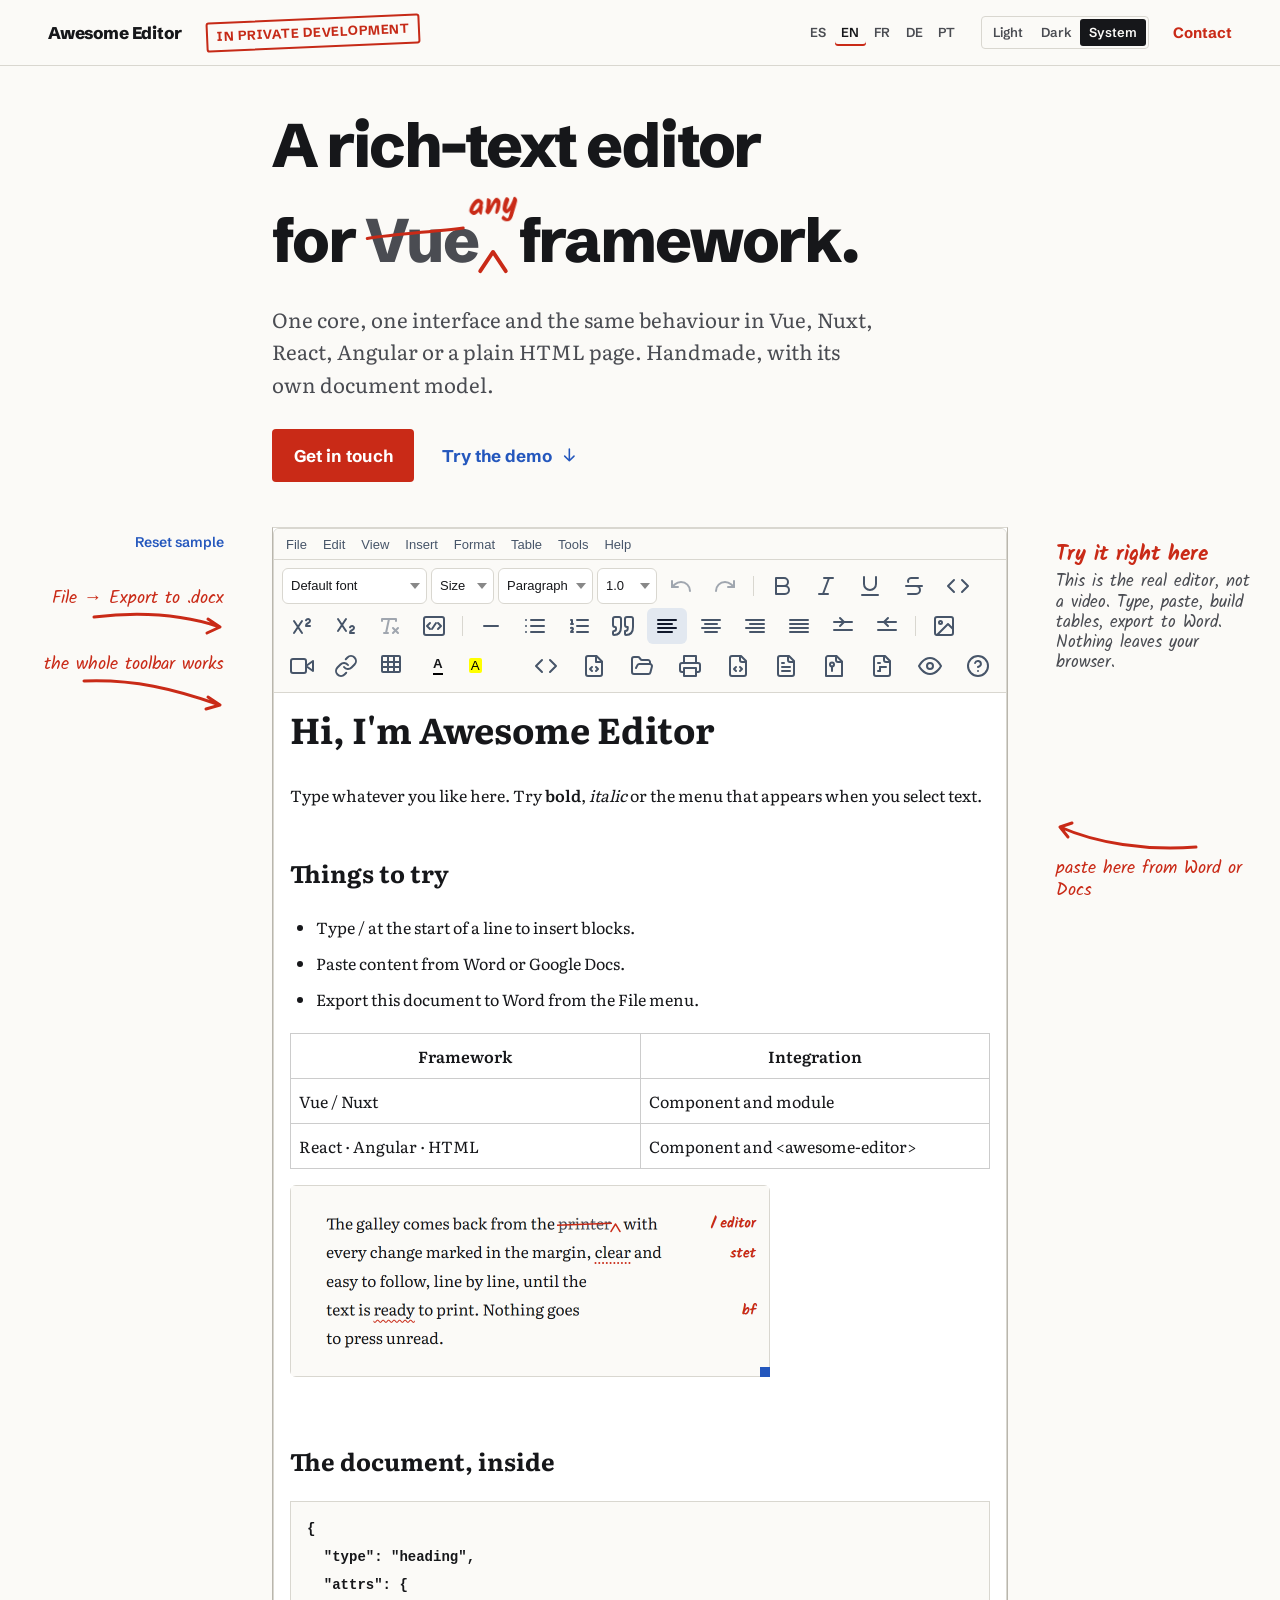
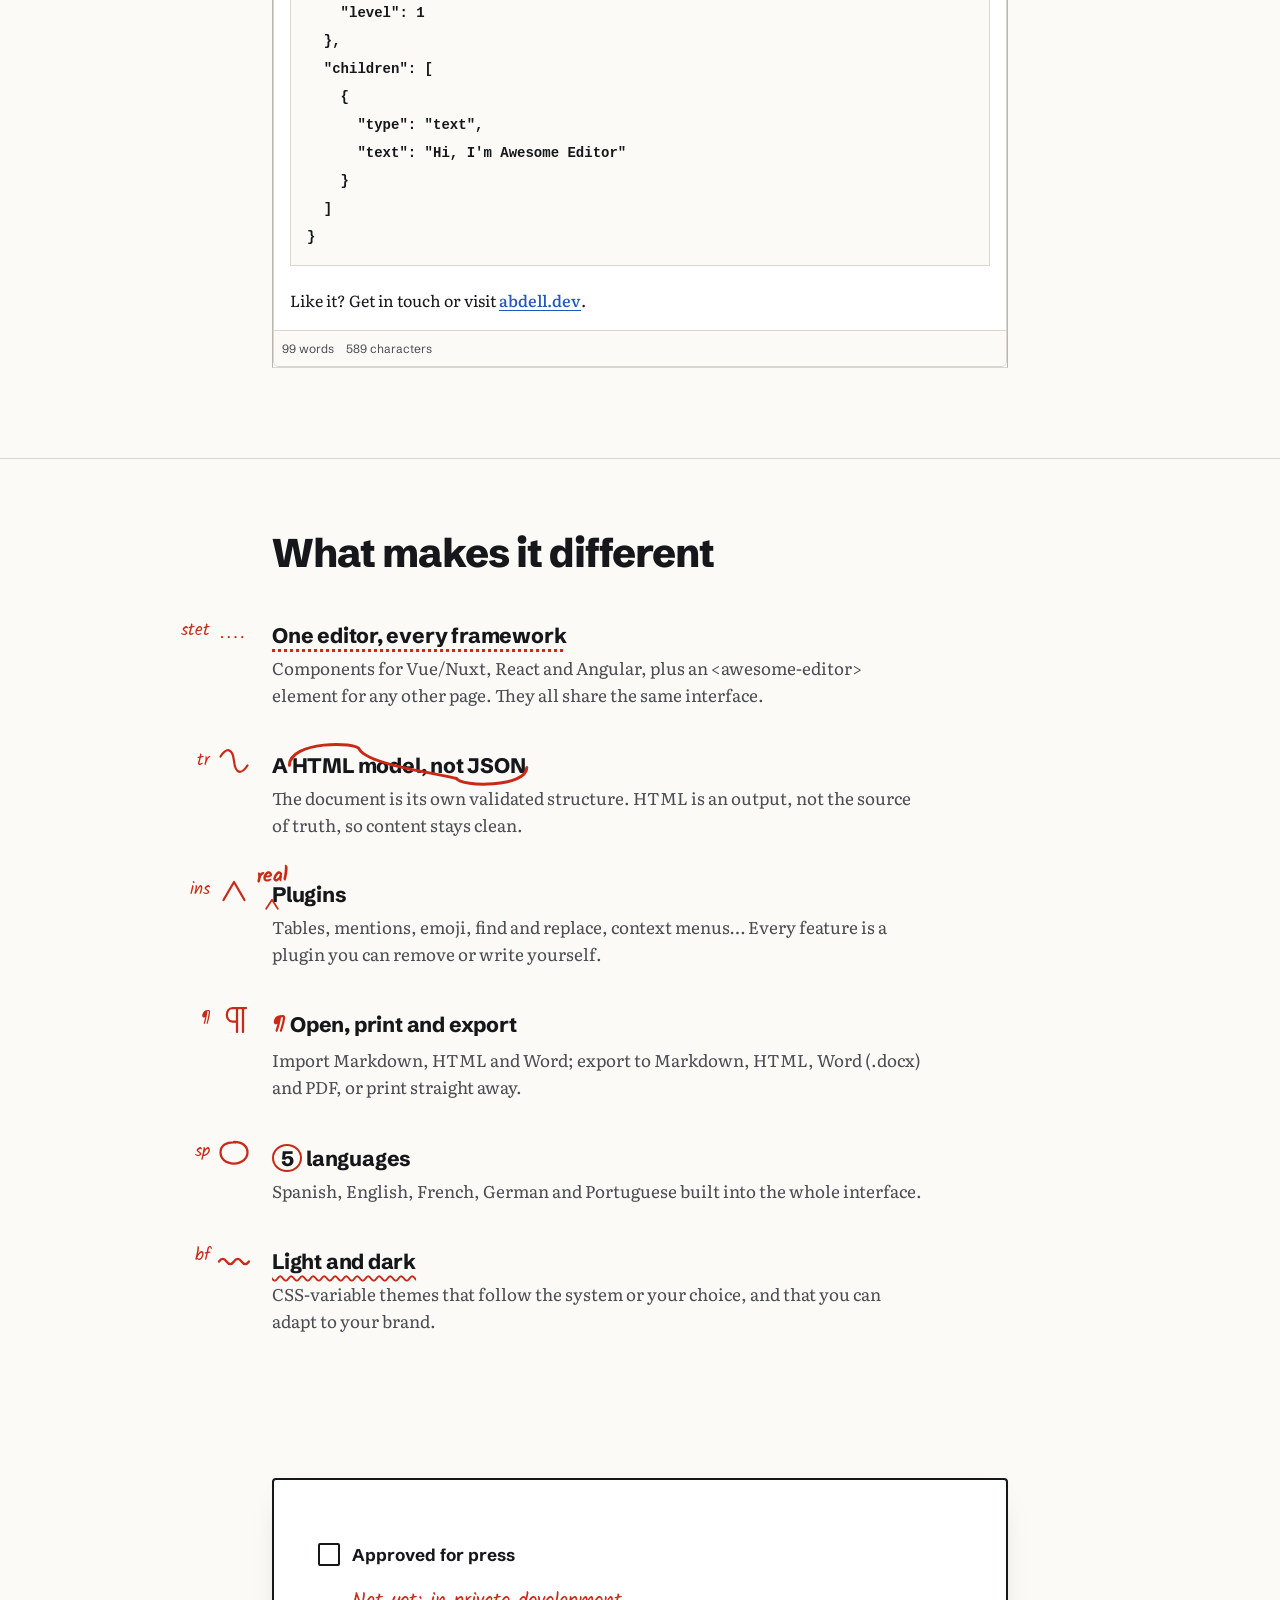
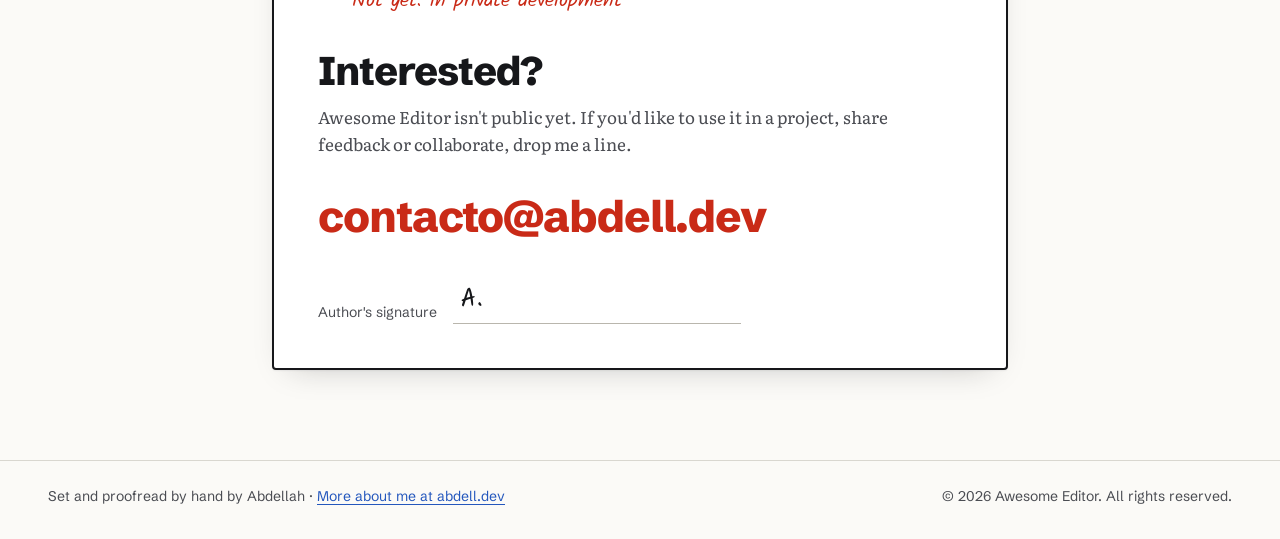
<file: en/index.html>
<!DOCTYPE html><html  lang="en-US"><head><meta charset="utf-8">
<meta name="viewport" content="width=device-width, initial-scale=1">
<title>Awesome Editor: a rich-text editor for any framework</title>
<script>(function(){var s=null;try{s=localStorage.getItem("awesome-editor-theme")}catch(e){}var d=false;try{d=window.matchMedia("(prefers-color-scheme: dark)").matches}catch(e){}document.documentElement.setAttribute("data-theme",s==="light"||s==="dark"?s:(d?"dark":"light"))})()</script>
<style>@font-face{font-display:swap;font-family:Schibsted Grotesk Variable;font-style:normal;font-weight:400 900;src:url(/_nuxt/schibsted-grotesk-latin-ext-wght-normal.hsMS0n0O.woff2) format("woff2-variations");unicode-range:u+0100-02ba,u+02bd-02c5,u+02c7-02cc,u+02ce-02d7,u+02dd-02ff,u+0304,u+0308,u+0329,u+1d00-1dbf,u+1e00-1e9f,u+1ef2-1eff,u+2020,u+20a0-20ab,u+20ad-20c0,u+2113,u+2c60-2c7f,u+a720-a7ff}@font-face{font-display:swap;font-family:Schibsted Grotesk Variable;font-style:normal;font-weight:400 900;src:url(/_nuxt/schibsted-grotesk-latin-wght-normal.Bb8VGrTG.woff2) format("woff2-variations");unicode-range:u+00??,u+0131,u+0152-0153,u+02bb-02bc,u+02c6,u+02da,u+02dc,u+0304,u+0308,u+0329,u+2000-206f,u+20ac,u+2122,u+2191,u+2193,u+2212,u+2215,u+feff,u+fffd}</style>
<style>@font-face{font-display:swap;font-family:Literata Variable;font-style:normal;font-weight:200 900;src:url(/_nuxt/literata-cyrillic-ext-wght-normal.CGKlZYBf.woff2) format("woff2-variations");unicode-range:u+0460-052f,u+1c80-1c8a,u+20b4,u+2de0-2dff,u+a640-a69f,u+fe2e-fe2f}@font-face{font-display:swap;font-family:Literata Variable;font-style:normal;font-weight:200 900;src:url(/_nuxt/literata-cyrillic-wght-normal.DLqwHbi6.woff2) format("woff2-variations");unicode-range:u+0301,u+0400-045f,u+0490-0491,u+04b0-04b1,u+2116}@font-face{font-display:swap;font-family:Literata Variable;font-style:normal;font-weight:200 900;src:url(/_nuxt/literata-greek-ext-wght-normal.e3e57Shi.woff2) format("woff2-variations");unicode-range:u+1f??}@font-face{font-display:swap;font-family:Literata Variable;font-style:normal;font-weight:200 900;src:url(/_nuxt/literata-greek-wght-normal.CO1l-giJ.woff2) format("woff2-variations");unicode-range:u+0370-0377,u+037a-037f,u+0384-038a,u+038c,u+038e-03a1,u+03a3-03ff}@font-face{font-display:swap;font-family:Literata Variable;font-style:normal;font-weight:200 900;src:url(/_nuxt/literata-vietnamese-wght-normal.LcSrhZ7T.woff2) format("woff2-variations");unicode-range:u+0102-0103,u+0110-0111,u+0128-0129,u+0168-0169,u+01a0-01a1,u+01af-01b0,u+0300-0301,u+0303-0304,u+0308-0309,u+0323,u+0329,u+1ea0-1ef9,u+20ab}@font-face{font-display:swap;font-family:Literata Variable;font-style:normal;font-weight:200 900;src:url(/_nuxt/literata-latin-ext-wght-normal.BnEbWgdZ.woff2) format("woff2-variations");unicode-range:u+0100-02ba,u+02bd-02c5,u+02c7-02cc,u+02ce-02d7,u+02dd-02ff,u+0304,u+0308,u+0329,u+1d00-1dbf,u+1e00-1e9f,u+1ef2-1eff,u+2020,u+20a0-20ab,u+20ad-20c0,u+2113,u+2c60-2c7f,u+a720-a7ff}@font-face{font-display:swap;font-family:Literata Variable;font-style:normal;font-weight:200 900;src:url(/_nuxt/literata-latin-wght-normal.DLxlUchJ.woff2) format("woff2-variations");unicode-range:u+00??,u+0131,u+0152-0153,u+02bb-02bc,u+02c6,u+02da,u+02dc,u+0304,u+0308,u+0329,u+2000-206f,u+20ac,u+2122,u+2191,u+2193,u+2212,u+2215,u+feff,u+fffd}</style>
<style>@font-face{font-display:swap;font-family:Kalam;font-style:normal;font-weight:400;src:url(/_nuxt/kalam-devanagari-400-normal.Dy6c0U2e.woff2) format("woff2"),url(/_nuxt/kalam-devanagari-400-normal.Dyzod-UE.woff) format("woff");unicode-range:u+0900-097f,u+1cd0-1cf9,u+200c-200d,u+20a8,u+20b9,u+20f0,u+25cc,u+a830-a839,u+a8e0-a8ff,u+11b00-11b09}@font-face{font-display:swap;font-family:Kalam;font-style:normal;font-weight:400;src:url(/_nuxt/kalam-latin-ext-400-normal.DtcdGa4L.woff2) format("woff2"),url(/_nuxt/kalam-latin-ext-400-normal.AcQmRO9z.woff) format("woff");unicode-range:u+0100-02ba,u+02bd-02c5,u+02c7-02cc,u+02ce-02d7,u+02dd-02ff,u+0304,u+0308,u+0329,u+1d00-1dbf,u+1e00-1e9f,u+1ef2-1eff,u+2020,u+20a0-20ab,u+20ad-20c0,u+2113,u+2c60-2c7f,u+a720-a7ff}@font-face{font-display:swap;font-family:Kalam;font-style:normal;font-weight:400;src:url(/_nuxt/kalam-latin-400-normal.BthBl_aR.woff2) format("woff2"),url(/_nuxt/kalam-latin-400-normal.Bl-H2BUA.woff) format("woff");unicode-range:u+00??,u+0131,u+0152-0153,u+02bb-02bc,u+02c6,u+02da,u+02dc,u+0304,u+0308,u+0329,u+2000-206f,u+20ac,u+2122,u+2191,u+2193,u+2212,u+2215,u+feff,u+fffd}</style>
<style>@font-face{font-display:swap;font-family:Kalam;font-style:normal;font-weight:700;src:url(/_nuxt/kalam-devanagari-700-normal.BeU_-hjz.woff2) format("woff2"),url(/_nuxt/kalam-devanagari-700-normal.B52CSkpd.woff) format("woff");unicode-range:u+0900-097f,u+1cd0-1cf9,u+200c-200d,u+20a8,u+20b9,u+20f0,u+25cc,u+a830-a839,u+a8e0-a8ff,u+11b00-11b09}@font-face{font-display:swap;font-family:Kalam;font-style:normal;font-weight:700;src:url(/_nuxt/kalam-latin-ext-700-normal.CwgfRD_T.woff2) format("woff2"),url(/_nuxt/kalam-latin-ext-700-normal.BA-KJHgr.woff) format("woff");unicode-range:u+0100-02ba,u+02bd-02c5,u+02c7-02cc,u+02ce-02d7,u+02dd-02ff,u+0304,u+0308,u+0329,u+1d00-1dbf,u+1e00-1e9f,u+1ef2-1eff,u+2020,u+20a0-20ab,u+20ad-20c0,u+2113,u+2c60-2c7f,u+a720-a7ff}@font-face{font-display:swap;font-family:Kalam;font-style:normal;font-weight:700;src:url(/_nuxt/kalam-latin-700-normal.D2H-9ISU.woff2) format("woff2"),url(/_nuxt/kalam-latin-700-normal.7TSuSrjP.woff) format("woff");unicode-range:u+00??,u+0131,u+0152-0153,u+02bb-02bc,u+02c6,u+02da,u+02dc,u+0304,u+0308,u+0329,u+2000-206f,u+20ac,u+2122,u+2191,u+2193,u+2212,u+2215,u+feff,u+fffd}</style>
<style>:root,html[data-theme=light]{--paper:#fbfaf7;--sheet:#fff;--ink:#16171a;--ink-2:#4a4c52;--rule:#d9d7d0;--rule-strong:#b9b6ad;--red:#c92a17;--red-ink:#fff;--blue:#2457bd;--select:rgba(201,42,23,.16);--shadow:0 1px 2px rgba(22,23,26,.06),0 12px 32px -18px rgba(22,23,26,.28);color-scheme:light}html[data-theme=dark]{--paper:#121315;--sheet:#17181b;--ink:#ecebe6;--ink-2:#a9a8a2;--rule:#2c2e32;--rule-strong:#45474d;--red:#ff6a52;--red-ink:#1a0b08;--blue:#8db0ff;--select:rgba(255,106,82,.24);--shadow:0 1px 2px rgba(0,0,0,.4),0 16px 40px -20px rgba(0,0,0,.7);color-scheme:dark}html [data-theme],html[data-theme]{--ae-popover-bg:var(--sheet);--ae-modal-bg:var(--sheet);--ae-button-hover-bg:var(--select);--ae-code-bg:var(--paper);--ae-bg-color:var(--sheet);--ae-toolbar-bg:var(--paper);--ae-toolbar-border:var(--rule);--ae-border-color:var(--rule);--ae-text-color:var(--ink);--ae-text-muted:var(--ink-2);--ae-primary-color:var(--blue);--ae-primary-hover:var(--blue);--ae-border-focus:var(--blue);--ae-font-sans:"Schibsted Grotesk Variable",ui-sans-serif,system-ui,sans-serif}:root{--font-display:"Schibsted Grotesk Variable",ui-sans-serif,system-ui,sans-serif;--font-text:"Literata Variable",Georgia,serif;--font-hand:"Kalam","Comic Sans MS",cursive;--column:46rem;--margin:minmax(0,1fr);--gutter:clamp(1rem,4vw,3rem);--ease-out:cubic-bezier(.16,1,.3,1)}*,:after,:before{box-sizing:border-box}html{-webkit-text-size-adjust:100%;scroll-behavior:smooth}@media(prefers-reduced-motion:reduce){html{scroll-behavior:auto}}body{background:var(--paper);caret-color:var(--red);color:var(--ink);font-family:var(--font-text);font-size:1.0625rem;line-height:1.6;margin:0;text-rendering:optimizeLegibility;transition:background-color .3s ease,color .3s ease}::-moz-selection{background:var(--select);color:inherit}::selection{background:var(--select);color:inherit}a{color:var(--blue);text-decoration-thickness:1px;text-underline-offset:.2em}a:hover{text-decoration-thickness:2px}:focus-visible{border-radius:2px;outline:2px solid var(--blue);outline-offset:3px}html{scrollbar-color:var(--rule-strong) var(--paper)}.sr-only{clip-path:inset(50%);height:1px;overflow:hidden;position:absolute;white-space:nowrap;width:1px}.skip-link{background:var(--ink);color:var(--paper);font-family:var(--font-display);left:1rem;padding:.5rem .75rem;position:absolute;top:-3rem;z-index:10}.skip-link:focus{top:1rem}.galley{-moz-column-gap:var(--gutter);column-gap:var(--gutter);display:grid;grid-template-columns:[margin-l] var(--margin) [col] minmax(0,var(--column)) [margin-r] var(--margin);padding-inline:var(--gutter)}.galley>*{grid-column:col;min-width:0}.galley--wide>.wide{grid-column:margin-l/margin-r;justify-self:center;max-width:78rem;width:100%}.slug{align-items:center;border-bottom:1px solid var(--rule);display:flex;flex-wrap:wrap;font-family:var(--font-display);font-size:.9375rem;gap:1rem 1.5rem;padding:1rem var(--gutter)}.slug__name{color:var(--ink);font-size:1.0625rem;font-weight:800;letter-spacing:-.01em;text-decoration:none}.slug__stamp{border:2px solid var(--red);border-radius:3px;color:var(--red);display:inline-block;font-size:.8125rem;font-weight:700;letter-spacing:.04em;mix-blend-mode:multiply;padding:.15rem .55rem;text-transform:uppercase;transform:rotate(-2.5deg)}html[data-theme=dark] .slug__stamp{mix-blend-mode:normal}.slug__contact{order:3}.slug__tools{align-items:center;display:flex;flex-wrap:wrap;gap:1rem 1.25rem;margin-left:auto;order:2}.slug__contact{color:var(--red);font-weight:700;text-decoration:none}.slug__contact:hover{text-decoration:underline}.locale-switcher{display:flex;gap:.15rem;list-style:none;margin:0;padding:0}.locale-switcher a{border-radius:3px;color:var(--ink-2);display:inline-block;font-size:.8125rem;font-weight:600;padding:.2rem .4rem;text-decoration:none;text-transform:uppercase}.locale-switcher a:hover{background:var(--select);color:var(--ink)}.locale-switcher a[aria-current=page]{box-shadow:inset 0 -2px 0 var(--red);color:var(--ink)}.theme-switcher{border:1px solid var(--rule);border-radius:4px;display:inline-flex;padding:2px}.theme-switcher__btn{background:transparent;border:0;border-radius:3px;color:var(--ink-2);cursor:pointer;font:inherit;font-size:.8125rem;font-weight:600;padding:.2rem .55rem}.theme-switcher__btn:hover{color:var(--ink)}.theme-switcher__btn[aria-pressed=true]{background:var(--ink);color:var(--paper)}.hero{padding-block:clamp(2rem,5vh,4rem) clamp(1rem,3vh,2rem)}.hero__title{font-family:var(--font-display);font-size:clamp(2.5rem,4.8vw,4.25rem);font-weight:800;grid-column:col/margin-r;letter-spacing:-.035em;line-height:1.12;margin:0;max-width:64rem;text-wrap:balance}.proof-tail{display:inline-block;padding-top:.42em;white-space:nowrap}.proof-del{color:var(--ink-2);position:relative;text-decoration:none;white-space:nowrap}.proof-del__strike,.proof-ins__caret{overflow:visible;pointer-events:none;position:absolute}.proof-del__strike{height:.8em;left:0;top:.12em;width:100%}.proof-ins{display:inline-block;height:.75em;position:relative;text-decoration:none;width:.5em}.proof-ins__word{bottom:88%;color:var(--red);font-family:var(--font-hand);font-size:.5em;font-weight:700;left:50%;letter-spacing:0;line-height:1;position:absolute;transform:translate(-50%) rotate(-3deg);white-space:nowrap}.proof-ins__caret{bottom:-.2em;height:.42em;left:50%;transform:translate(-50%);width:.5em}.proof-stroke{fill:none;stroke:var(--red);stroke-linecap:round;stroke-linejoin:round;stroke-width:3}.proof-stroke--draw{animation:proof-draw .7s var(--ease-out) forwards;stroke-dasharray:1;stroke-dashoffset:1}.proof-stroke--late{animation-delay:.55s}@keyframes proof-draw{to{stroke-dashoffset:0}}.proof-ins__word{animation:proof-ink .5s var(--ease-out) .9s both}@keyframes proof-ink{0%{opacity:0;transform:translate(-50%) translateY(.15em) rotate(-3deg)}}@media(prefers-reduced-motion:reduce){.proof-stroke--draw{animation:none;stroke-dashoffset:0}.proof-ins__word{animation:none}}.hero__subtitle{color:var(--ink-2);font-size:clamp(1.125rem,1.6vw,1.3125rem);margin:clamp(1.25rem,2.4vw,1.75rem) 0 0;max-width:38rem}.hero__actions{align-items:center;display:flex;flex-wrap:wrap;gap:.75rem 1.5rem;margin-top:1.75rem}.btn{align-items:center;border-radius:4px;display:inline-flex;font-family:var(--font-display);font-size:1.0625rem;font-weight:700;gap:.5rem;padding:.8rem 1.35rem;text-decoration:none;transition:transform .2s var(--ease-out),background-color .2s ease}.btn--primary{background:var(--red);color:var(--red-ink)}.btn--primary:hover{text-decoration:none;transform:translateY(-1px)}.btn--pencil{color:var(--blue);padding-inline:.25rem}.btn--pencil:hover{text-decoration:underline}.btn svg{height:1.1em;width:1.1em}.demo{padding-block:clamp(.5rem,2vh,1.5rem) clamp(4rem,10vh,7rem);scroll-margin-top:1rem}.demo__head{margin-bottom:1.25rem}.section-title{font-family:var(--font-display);font-size:clamp(1.75rem,3.2vw,2.5rem);font-weight:800;letter-spacing:-.025em;line-height:1.1;margin:0;text-wrap:balance}.section-lede{color:var(--ink-2);margin:.6rem 0 0;max-width:40rem}.demo__stage,.landing-demo{position:relative}.landing-demo__sheet{background:var(--sheet);border-block:1px solid var(--rule);border-inline:1px solid var(--rule-strong)}.landing-demo .ae-menubar{flex-wrap:wrap}.landing-demo .ae-image-inner{height:auto!important;line-height:0;max-width:100%;vertical-align:top}.landing-demo .ae-prose pre{background:var(--paper);border:1px solid var(--rule);overflow-x:auto;padding:.85rem 1rem}.landing-demo .ae-prose pre code{background:none;padding:0}.landing-demo .ae-prose img{height:auto!important;margin-bottom:0;max-width:100%}.landing-demo .ae-image-inner{margin-bottom:20px}.landing-demo__sheet .ae-prose{font-family:var(--font-text)}.landing-demo__placeholder{min-height:38rem}.landing-demo__bar{display:flex;justify-content:flex-end;margin-bottom:.5rem}.landing-demo__reset{background:none;border:0;color:var(--blue);cursor:pointer;font:inherit;font-family:var(--font-display);font-size:.875rem;font-weight:600;padding:.25rem 0}.landing-demo__reset:hover{text-decoration:underline}.margin-note{color:var(--red);font-family:var(--font-hand);font-size:1.15rem;line-height:1.2;position:absolute;width:12.5rem}.margin-note svg{display:block;height:2.5rem;overflow:visible;width:100%}.margin-note--left{right:calc(100% + var(--gutter));text-align:right}.margin-note--right{left:calc(100% + var(--gutter))}.margin-note--toolbar{top:5.75rem}.margin-note--paste{top:17rem}.margin-note--export{top:1.4rem}.margin-note--lede{color:var(--ink-2);font-size:1.05rem;top:0}.margin-note--lede strong{color:var(--red);display:block;font-size:1.3rem;font-weight:700;margin-bottom:.25rem}@media(min-width:1181px){.landing-demo__bar{margin:0;position:absolute;right:calc(100% + var(--gutter));top:0;white-space:nowrap}.margin-note--export{top:2.6rem}.margin-note--toolbar{top:6.75rem}.demo__head{clip-path:inset(50%);height:1px;overflow:hidden;position:absolute;white-space:nowrap;width:1px}}.demo__stage:hover .margin-note .proof-stroke--hover{animation:proof-redraw .6s var(--ease-out)}.demo__notes-inline{color:var(--red);display:none;font-family:var(--font-hand);font-size:1.05rem;list-style:none;margin:0 0 .75rem;padding:0}@media(max-width:1180px){.margin-note{display:none}.demo__notes-inline{display:flex;flex-wrap:wrap;gap:.25rem 1.25rem}}.features{border-top:1px solid var(--rule);padding-block:clamp(3rem,8vh,6rem)}.features__list{display:grid;gap:2.25rem;list-style:none;margin:2.5rem 0 0;padding:0}.feature{position:relative}.feature__title{font-family:var(--font-display);font-size:1.3125rem;font-weight:750;letter-spacing:-.01em;line-height:1.25;margin:0}.mark-in{text-decoration-color:var(--red);text-underline-offset:.28em}.mark-in--stet{text-decoration-style:dotted;text-decoration-thickness:3px}.mark-in--stet,.mark-in--wave{text-decoration-line:underline}.mark-in--wave{text-decoration-style:wavy;text-decoration-thickness:1.5px}.mark-sp{border:2px solid var(--red);border-radius:50%;line-height:1.15;padding:0 .32em}.mark-sp,.mark-tr{display:inline-block}.mark-tr{position:relative}.mark-tr svg{height:2.1em;left:-.2em;overflow:visible;pointer-events:none;position:absolute;top:-.5em;width:calc(100% + .4em)}.mark-caret{display:inline-block;height:.8em;position:relative;vertical-align:-.2em;width:0}.mark-caret:before{background:var(--red);bottom:-.15em;content:"";height:.55em;left:-.35em;-webkit-mask:var(--caret) center /contain no-repeat;mask:var(--caret) center /contain no-repeat;position:absolute;width:.7em;--caret:url("data:image/svg+xml;charset=utf-8,%3Csvg xmlns='http://www.w3.org/2000/svg' viewBox='0 0 24 20'%3E%3Cpath fill='none' stroke='%23000' stroke-linecap='round' stroke-linejoin='round' stroke-width='3' d='M2 18 12 3l10 15'/%3E%3C/svg%3E")}.mark-caret>span{bottom:.85em;color:var(--red);font-family:var(--font-hand);font-size:.95em;font-weight:700;left:50%;position:absolute;transform:translate(-50%) rotate(-3deg);white-space:nowrap}.feature__title{padding-top:.35em}.mark-in--paragraph:before{color:var(--red);content:"¶";font-family:var(--font-hand);margin-right:.3em}.feature__body{color:var(--ink-2);margin:.35rem 0 0;max-width:65ch}.feature__mark{align-items:center;color:var(--red);display:flex;flex-direction:row-reverse;font-family:var(--font-hand);font-size:1.05rem;gap:.4rem;position:absolute;right:calc(100% + 1.25rem);top:-.1rem;white-space:nowrap}.feature__mark svg{flex:none;height:2.25rem;width:2.25rem}.feature:focus-within .proof-stroke--hover,.feature:hover .proof-stroke--hover{animation:proof-redraw .6s var(--ease-out)}@keyframes proof-redraw{0%{stroke-dashoffset:1}to{stroke-dashoffset:0}}.proof-stroke--hover{stroke-dasharray:1;stroke-dashoffset:0}@media(prefers-reduced-motion:reduce){.feature:hover .proof-stroke--hover{animation:none}}@media(max-width:1000px){.feature{padding-left:4.25rem}.feature__mark{align-items:flex-start;flex-direction:column;font-size:.75rem;gap:0;left:0;overflow-wrap:anywhere;right:auto;width:3.75rem}}.signoff{padding-block:clamp(3rem,8vh,6rem) clamp(4rem,10vh,7rem)}.signoff__box{background:var(--sheet);border:2px solid var(--ink);border-radius:4px;box-shadow:var(--shadow);padding:clamp(1.5rem,4vw,2.75rem)}.signoff__row{align-items:center;display:flex;font-family:var(--font-display);font-size:1.0625rem;font-weight:700;gap:.75rem}.signoff__check{border:2px solid var(--ink);border-radius:2px;flex:none;height:1.4rem;width:1.4rem}.signoff__state{color:var(--red);font-family:var(--font-hand);font-size:1.25rem;margin:.4rem 0 0 2.15rem}.signoff__title{margin:2rem 0 0}.signoff__body{color:var(--ink-2);margin:.6rem 0 0;max-width:38rem}.signoff__mail{background-image:linear-gradient(var(--red),var(--red));background-position:0 100%;background-repeat:no-repeat;background-size:0 3px;color:var(--red);display:inline-block;font-family:var(--font-display);font-size:clamp(1.5rem,4.6vw,2.75rem);font-weight:800;letter-spacing:-.025em;margin-top:1.5rem;overflow-wrap:anywhere;text-decoration:none;transition:background-size .35s var(--ease-out)}.signoff__mail:focus-visible,.signoff__mail:hover{background-size:100% 3px}.signoff__sign{align-items:flex-end;color:var(--ink-2);display:flex;font-family:var(--font-display);font-size:.875rem;gap:1rem;margin-top:2.5rem}.signoff__line{border-bottom:1px solid var(--rule-strong);flex:1;height:2rem;max-width:18rem;position:relative}.signoff__line span{bottom:.1rem;color:var(--ink);font-family:var(--font-hand);font-size:1.6rem;left:.5rem;position:absolute;transform:rotate(-4deg)}.colophon{border-top:1px solid var(--rule);color:var(--ink-2);display:flex;flex-wrap:wrap;font-family:var(--font-display);font-size:.875rem;gap:.75rem 2rem;justify-content:space-between;padding:1.5rem var(--gutter) 2rem}.colophon p{margin:0}@media(max-width:640px){.galley{-moz-column-gap:0;column-gap:0}.landing-demo .ae-toolbar .ae-color-pickers,.landing-demo .ae-toolbar .ae-flex-grow,.landing-demo .ae-toolbar .ae-flex-grow~*>*,.landing-demo .ae-toolbar .ae-select{display:none}.slug{gap:.75rem}.slug__stamp{font-size:.6875rem}.slug__contact{font-size:.875rem;margin-left:auto;order:2}.slug__tools{justify-content:space-between;margin-left:0;order:3;width:100%}.hero__title{font-size:clamp(2.25rem,10.5vw,3rem)}.landing-demo__placeholder{min-height:30rem}}</style>
<link rel="preload" as="fetch" crossorigin="anonymous" href="/en/_payload.json?0474bfb0-b215-4e45-a396-23c256458a26">
<link rel="modulepreload" as="script" crossorigin href="/_nuxt/BvEOSJ8T.js">
<script type="module" src="/_nuxt/BvEOSJ8T.js" crossorigin></script>
<link rel="prefetch" as="style" crossorigin href="/_nuxt/index.BZy4Bfok.css">
<link rel="prefetch" as="script" crossorigin href="/_nuxt/BfySVSI1.js">
<link rel="prefetch" as="script" crossorigin href="/_nuxt/DmVM2W-x.js">
<link id="i18n-xd" rel="alternate" href="https://editor.abdell.dev" hreflang="x-default">
<link id="i18n-alt-es" rel="alternate" href="https://editor.abdell.dev" hreflang="es">
<link id="i18n-alt-es-ES" rel="alternate" href="https://editor.abdell.dev" hreflang="es-ES">
<link id="i18n-alt-en" rel="alternate" href="https://editor.abdell.dev/en/" hreflang="en">
<link id="i18n-alt-en-US" rel="alternate" href="https://editor.abdell.dev/en/" hreflang="en-US">
<link id="i18n-alt-fr" rel="alternate" href="https://editor.abdell.dev/fr/" hreflang="fr">
<link id="i18n-alt-fr-FR" rel="alternate" href="https://editor.abdell.dev/fr/" hreflang="fr-FR">
<link id="i18n-alt-de" rel="alternate" href="https://editor.abdell.dev/de/" hreflang="de">
<link id="i18n-alt-de-DE" rel="alternate" href="https://editor.abdell.dev/de/" hreflang="de-DE">
<link id="i18n-alt-pt" rel="alternate" href="https://editor.abdell.dev/pt/" hreflang="pt">
<link id="i18n-alt-pt-PT" rel="alternate" href="https://editor.abdell.dev/pt/" hreflang="pt-PT">
<link id="i18n-can" rel="canonical" href="https://editor.abdell.dev/en/">
<link rel="icon" type="image/svg+xml" href="/favicon.svg">
<meta id="i18n-og-url" property="og:url" content="https://editor.abdell.dev/en/">
<meta id="i18n-og" property="og:locale" content="en_US">
<meta id="i18n-og-alt-es-ES" property="og:locale:alternate" content="es_ES">
<meta id="i18n-og-alt-fr-FR" property="og:locale:alternate" content="fr_FR">
<meta id="i18n-og-alt-de-DE" property="og:locale:alternate" content="de_DE">
<meta id="i18n-og-alt-pt-PT" property="og:locale:alternate" content="pt_PT">
<meta name="description" content="A rich-text editor with a single core for Vue, Nuxt, React, Angular and plain HTML. In private development: try it here and get in touch if you're interested.">
<meta property="og:title" content="Awesome Editor: a rich-text editor for any framework">
<meta property="og:description" content="A rich-text editor with a single core for Vue, Nuxt, React, Angular and plain HTML. In private development: try it here and get in touch if you're interested.">
<meta property="og:image" content="https://editor.abdell.dev/og.png">
<meta name="twitter:card" content="summary_large_image"></head><body><div id="__nuxt"><div><a class="skip-link" href="#demo">Try the demo</a><header class="slug"><a aria-current="page" href="/en/" class="router-link-active router-link-exact-active slug__name">Awesome Editor</a><span class="slug__stamp">In private development</span><div class="slug__tools"><nav aria-label="Language"><ul class="locale-switcher"><!--[--><li><a href="/" class="" hreflang="es" lang="es" title="Español">es</a></li><li><a aria-current="page" href="/en/" class="router-link-active router-link-exact-active" hreflang="en" lang="en" title="English">en</a></li><li><a href="/fr/" class="" hreflang="fr" lang="fr" title="Français">fr</a></li><li><a href="/de/" class="" hreflang="de" lang="de" title="Deutsch">de</a></li><li><a href="/pt/" class="" hreflang="pt" lang="pt" title="Português">pt</a></li><!--]--></ul></nav><div class="theme-switcher" role="group" aria-label="Theme"><!--[--><button type="button" class="theme-switcher__btn" data-mode="light" aria-pressed="false">Light</button><button type="button" class="theme-switcher__btn" data-mode="dark" aria-pressed="false">Dark</button><button type="button" class="theme-switcher__btn" data-mode="system" aria-pressed="true">System</button><!--]--></div></div><a class="slug__contact" href="mailto:contacto@abdell.dev">Contact</a></header><main><section class="hero galley" aria-labelledby="hero-title"><h1 id="hero-title" class="hero__title"><span class="sr-only">A rich-text editor for any framework.</span><span aria-hidden="true">A rich-text editor for <span class="proof-tail"><del class="proof-del">Vue<svg class="proof-del__strike" viewBox="0 0 100 40" preserveAspectRatio="none" aria-hidden="true"><path class="proof-stroke proof-stroke--draw" pathLength="1" d="M2 24C30 20 70 18 98 14" vector-effect="non-scaling-stroke"></path></svg></del><ins class="proof-ins"><span class="proof-ins__word">any</span><svg class="proof-ins__caret" viewBox="0 0 24 20" aria-hidden="true"><path class="proof-stroke proof-stroke--draw proof-stroke--late" pathLength="1" d="M2 18L12 3L22 18"></path></svg></ins> framework.</span></span></h1><p class="hero__subtitle">One core, one interface and the same behaviour in Vue, Nuxt, React, Angular or a plain HTML page. Handmade, with its own document model.</p><div class="hero__actions"><a class="btn btn--primary" href="mailto:contacto@abdell.dev">Get in touch</a><a class="btn btn--pencil" href="#demo">Try the demo <svg viewBox="0 0 24 24" aria-hidden="true"><path d="M12 4v15M6 13l6 6 6-6" fill="none" stroke="currentColor" stroke-width="2" stroke-linecap="round" stroke-linejoin="round"></path></svg></a></div></section><section id="demo" class="demo galley" aria-labelledby="demo-title"><div class="demo__head"><h2 id="demo-title" class="section-title">Try it right here</h2><p class="section-lede">This is the real editor, not a video. Type, paste, build tables, export to Word. Nothing leaves your browser.</p></div><ul class="demo__notes-inline"><li>the whole toolbar works</li><li>paste here from Word or Docs</li><li>File → Export to .docx</li></ul><div class="demo__stage"><p class="margin-note margin-note--right margin-note--lede" aria-hidden="true"><strong>Try it right here</strong> This is the real editor, not a video. Type, paste, build tables, export to Word. Nothing leaves your browser.</p><p class="margin-note margin-note--left margin-note--toolbar" aria-hidden="true">the whole toolbar works <svg viewBox="0 0 200 40"><path class="proof-stroke proof-stroke--hover" pathLength="1" d="M60 6C110 4 150 14 196 30M184 22L196 30L182 34"></path></svg></p><p class="margin-note margin-note--left margin-note--export" aria-hidden="true">File → Export to .docx <svg viewBox="0 0 200 40"><path class="proof-stroke proof-stroke--hover" pathLength="1" d="M70 8C120 2 160 6 196 18M184 10L196 18L183 24"></path></svg></p><p class="margin-note margin-note--right margin-note--paste" aria-hidden="true"><svg viewBox="0 0 200 40"><path class="proof-stroke proof-stroke--hover" pathLength="1" d="M140 30C90 34 40 26 4 10M16 6L4 10L12 20"></path></svg> paste here from Word or Docs</p><div class="landing-demo"><div class="landing-demo__bar"><button type="button" class="landing-demo__reset">Reset sample</button></div><!--[--><div class="landing-demo__sheet landing-demo__placeholder" aria-hidden="true"></div><!--]--></div></div></section><section class="features galley" aria-labelledby="features-title"><div><h2 id="features-title" class="section-title">What makes it different</h2><ul class="features__list"><!--[--><li class="feature" tabindex="-1"><span class="feature__mark" aria-hidden="true"><svg viewbox="0 0 48 48" aria-hidden="true" focusable="false"><path d="M8 32h0.1M17 32h0.1M26 32h0.1M35 32h0.1" pathLength="1" class="proof-stroke--hover proof-stroke"></path></svg><span>stet</span></span><h3 class="feature__title"><!----><span class="mark-in--stet mark-in">One editor, every framework</span></h3><p class="feature__body">Components for Vue/Nuxt, React and Angular, plus an &lt;awesome-editor&gt; element for any other page. They all share the same interface.</p></li><li class="feature" tabindex="-1"><span class="feature__mark" aria-hidden="true"><svg viewbox="0 0 48 48" aria-hidden="true" focusable="false"><path d="M6 18C14 6 22 6 24 24S34 42 42 30" pathLength="1" class="proof-stroke--hover proof-stroke"></path></svg><span>tr</span></span><h3 class="feature__title"><span class="sr-only">A JSON model, not HTML</span><span aria-hidden="true">A <span class="mark-tr"><span>HTML</span> model, not <span>JSON</span><svg viewBox="0 0 100 40" preserveAspectRatio="none"><path class="proof-stroke" d="M1 22C1 0 29 0 30 8C34 22 64 30 70 34C72 42 99 42 99 24" vector-effect="non-scaling-stroke"></path></svg></span></span></h3><p class="feature__body">The document is its own validated structure. HTML is an output, not the source of truth, so content stays clean.</p></li><li class="feature" tabindex="-1"><span class="feature__mark" aria-hidden="true"><svg viewbox="0 0 48 48" aria-hidden="true" focusable="false"><path d="M10 36L24 12L38 36" pathLength="1" class="proof-stroke--hover proof-stroke"></path></svg><span>ins</span></span><h3 class="feature__title"><span class="sr-only">Real plugins</span><span aria-hidden="true"><!--[--><span class="mark-caret"><span>real</span></span>Plugins<!--]--></span></h3><p class="feature__body">Tables, mentions, emoji, find and replace, context menus… Every feature is a plugin you can remove or write yourself.</p></li><li class="feature" tabindex="-1"><span class="feature__mark" aria-hidden="true"><svg viewbox="0 0 48 48" aria-hidden="true" focusable="false"><path d="M28 8V40M36 8V40M40 8H22C12 8 12 26 22 26H28" pathLength="1" class="proof-stroke--hover proof-stroke"></path></svg><span>¶</span></span><h3 class="feature__title"><!----><span class="mark-in--paragraph mark-in">Open, print and export</span></h3><p class="feature__body">Import Markdown, HTML and Word; export to Markdown, HTML, Word (.docx) and PDF, or print straight away.</p></li><li class="feature" tabindex="-1"><span class="feature__mark" aria-hidden="true"><svg viewbox="0 0 48 48" aria-hidden="true" focusable="false"><path d="M24 9C35 9 42 15 42 23S35 38 24 38S6 32 6 23S14 9 26 10" pathLength="1" class="proof-stroke--hover proof-stroke"></path></svg><span>sp</span></span><h3 class="feature__title"><span class="sr-only">Five languages</span><span aria-hidden="true"><span class="mark-sp">5</span> languages</span></h3><p class="feature__body">Spanish, English, French, German and Portuguese built into the whole interface.</p></li><li class="feature" tabindex="-1"><span class="feature__mark" aria-hidden="true"><svg viewbox="0 0 48 48" aria-hidden="true" focusable="false"><path d="M4 30q5-7 10 0t10 0t10 0t10 0" pathLength="1" class="proof-stroke--hover proof-stroke"></path></svg><span>bf</span></span><h3 class="feature__title"><!----><span class="mark-in--wave mark-in">Light and dark</span></h3><p class="feature__body">CSS-variable themes that follow the system or your choice, and that you can adapt to your brand.</p></li><!--]--></ul></div></section><section id="contact" class="signoff galley" aria-labelledby="signoff-title"><div class="signoff__box"><p class="signoff__row"><span class="signoff__check" aria-hidden="true"></span>Approved for press</p><p class="signoff__state">Not yet: in private development</p><h2 id="signoff-title" class="section-title signoff__title">Interested?</h2><p class="signoff__body">Awesome Editor isn&#39;t public yet. If you&#39;d like to use it in a project, share feedback or collaborate, drop me a line.</p><a class="signoff__mail" href="mailto:contacto@abdell.dev">contacto@abdell.dev</a><div class="signoff__sign" aria-hidden="true"><span>Author&#39;s signature</span><span class="signoff__line"><span>A.</span></span></div></div></section></main><footer class="colophon"><p>Set and proofread by hand by Abdellah · <a href="https://abdell.dev">More about me at abdell.dev</a></p><p>© 2026 Awesome Editor. All rights reserved.</p></footer></div></div><div id="teleports"></div><script>window.__NUXT__={};window.__NUXT__.config={public:{i18n:{baseUrl:"https://editor.abdell.dev",defaultLocale:"es",rootRedirect:"",redirectStatusCode:302,skipSettingLocaleOnNavigate:false,locales:[{code:"es",language:"es-ES",name:"Español",domains:[],defaultForDomains:[]},{code:"en",language:"en-US",name:"English",domains:[],defaultForDomains:[]},{code:"fr",language:"fr-FR",name:"Français",domains:[],defaultForDomains:[]},{code:"de",language:"de-DE",name:"Deutsch",domains:[],defaultForDomains:[]},{code:"pt",language:"pt-PT",name:"Português",domains:[],defaultForDomains:[]}],detectBrowserLanguage:{alwaysRedirect:false,cookieCrossOrigin:false,cookieDomain:"",cookieKey:"ae_landing_lang",cookieSecure:false,fallbackLocale:"es",redirectOn:"root",useCookie:true},experimental:{localeDetector:"",typedPages:true,typedOptionsAndMessages:false,alternateLinkCanonicalQueries:true,devCache:false,cacheLifetime:"",stripMessagesPayload:false,preload:false,strictSeo:false,nitroContextDetection:true,httpCacheDuration:10,compactRoutes:false,prerenderMessages:false,optimizeMessageBundling:true},domainLocales:{es:{domain:""},en:{domain:""},fr:{domain:""},de:{domain:""},pt:{domain:""}}}},app:{baseURL:"/",buildId:"0474bfb0-b215-4e45-a396-23c256458a26",buildAssetsDir:"/_nuxt/",cdnURL:""}}</script>
<script type="application/json" data-nuxt-data="nuxt-app" data-ssr="true" id="__NUXT_DATA__" data-src="/en/_payload.json?0474bfb0-b215-4e45-a396-23c256458a26">[{"state":1,"once":5,"_errors":6,"serverRendered":8,"path":9,"prerenderedAt":10},["Reactive",2],{"$si18n:cached-locale-configs":3,"$si18n:resolved-locale":4},{},"en",["Set"],["ShallowReactive",7],{},true,"\u002Fen\u002F",1795030120549]</script></body></html>
</file>
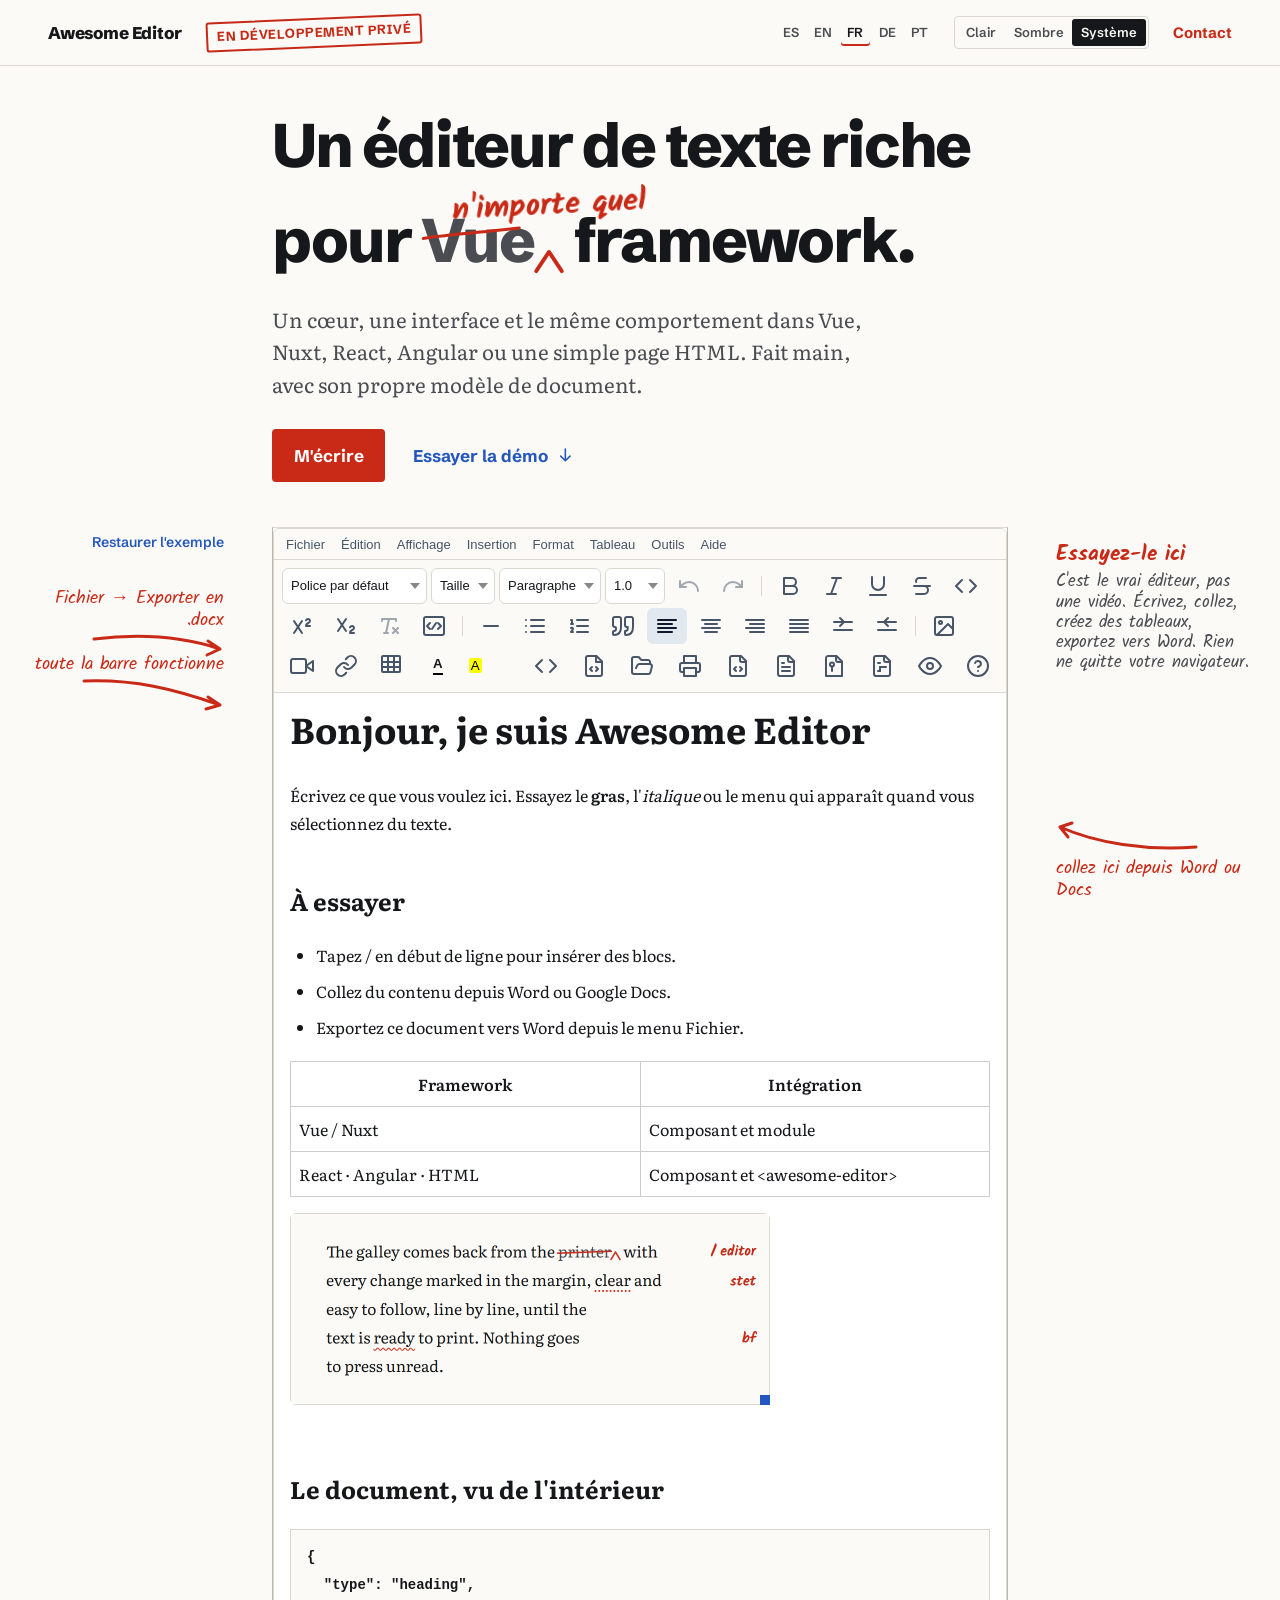
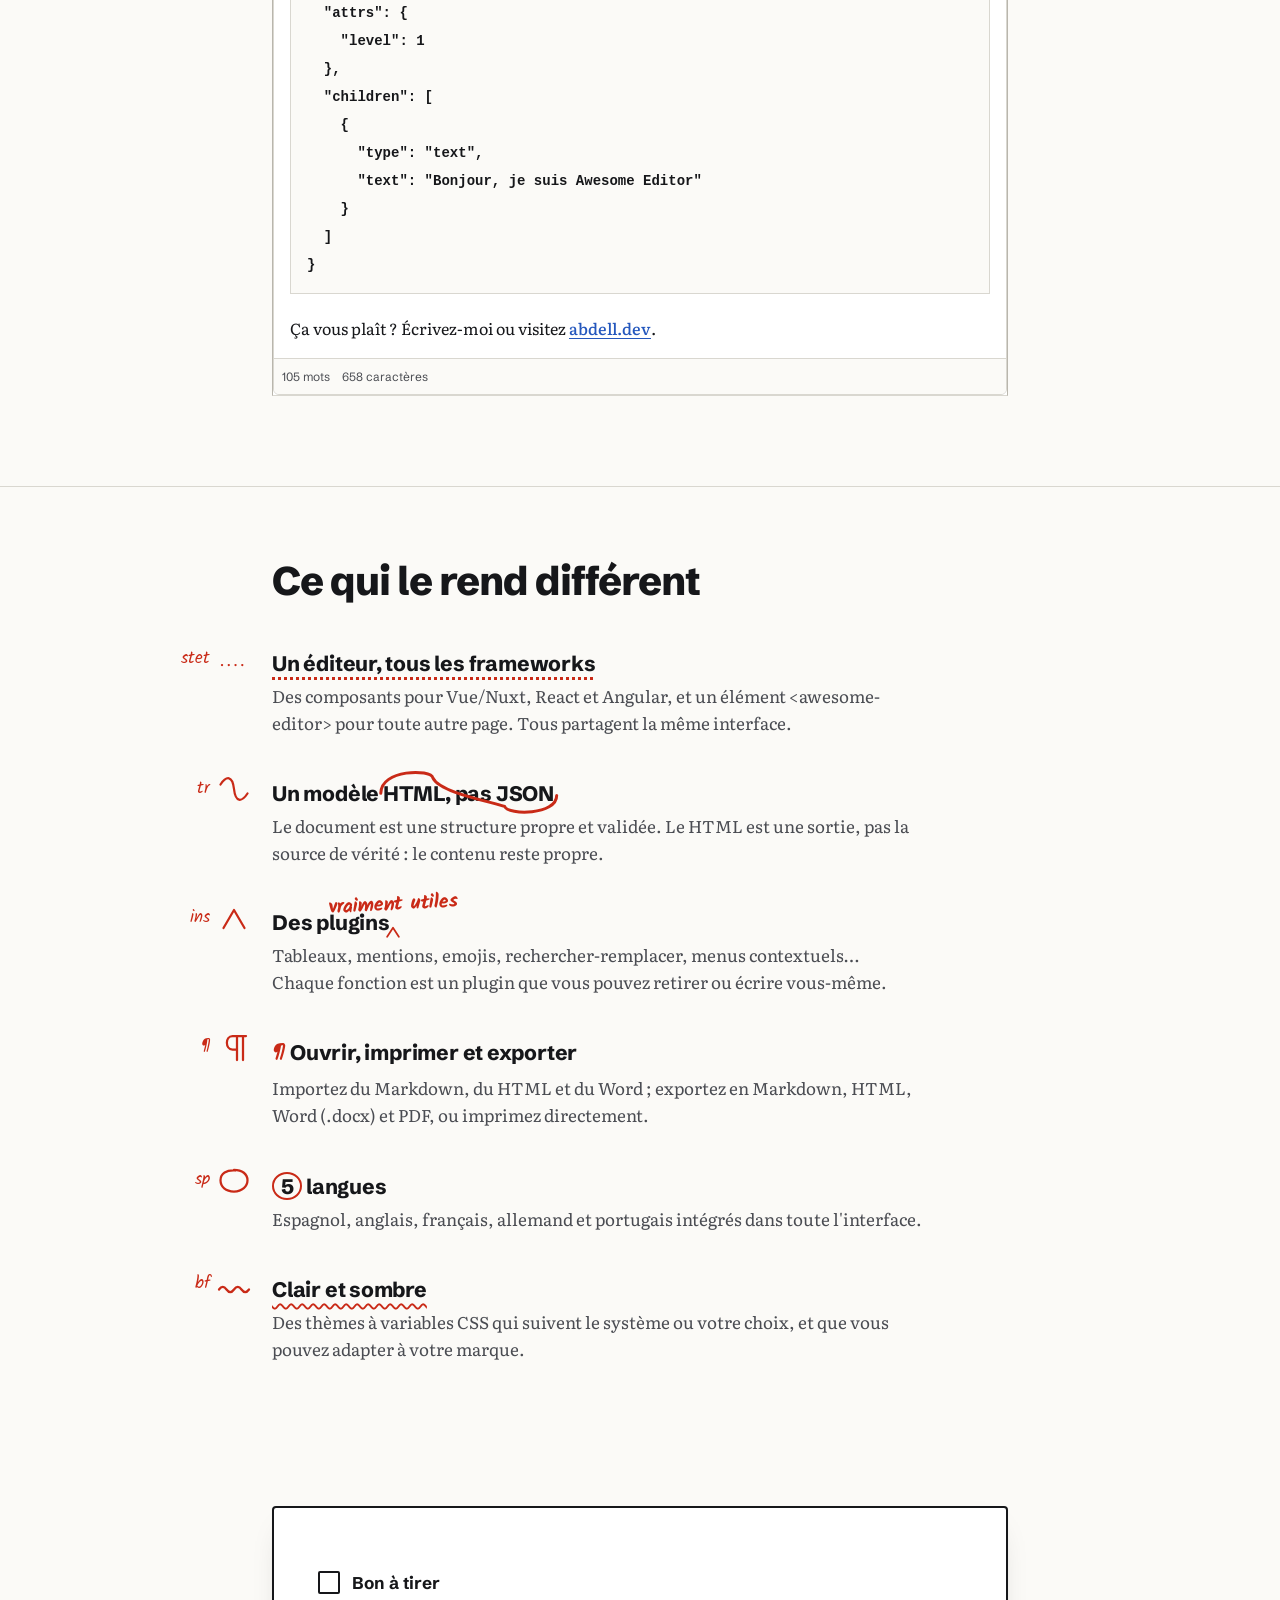
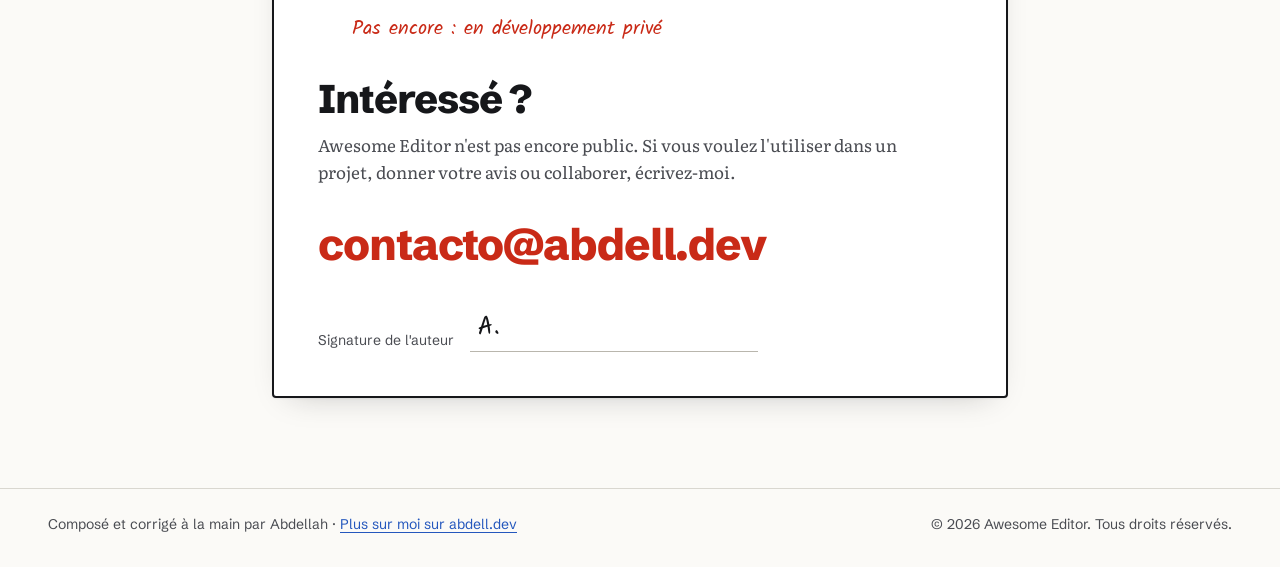
<file: fr/index.html>
<!DOCTYPE html><html  lang="fr-FR"><head><meta charset="utf-8">
<meta name="viewport" content="width=device-width, initial-scale=1">
<title>Awesome Editor : un éditeur de texte riche pour tous les frameworks</title>
<script>(function(){var s=null;try{s=localStorage.getItem("awesome-editor-theme")}catch(e){}var d=false;try{d=window.matchMedia("(prefers-color-scheme: dark)").matches}catch(e){}document.documentElement.setAttribute("data-theme",s==="light"||s==="dark"?s:(d?"dark":"light"))})()</script>
<style>@font-face{font-display:swap;font-family:Schibsted Grotesk Variable;font-style:normal;font-weight:400 900;src:url(/_nuxt/schibsted-grotesk-latin-ext-wght-normal.hsMS0n0O.woff2) format("woff2-variations");unicode-range:u+0100-02ba,u+02bd-02c5,u+02c7-02cc,u+02ce-02d7,u+02dd-02ff,u+0304,u+0308,u+0329,u+1d00-1dbf,u+1e00-1e9f,u+1ef2-1eff,u+2020,u+20a0-20ab,u+20ad-20c0,u+2113,u+2c60-2c7f,u+a720-a7ff}@font-face{font-display:swap;font-family:Schibsted Grotesk Variable;font-style:normal;font-weight:400 900;src:url(/_nuxt/schibsted-grotesk-latin-wght-normal.Bb8VGrTG.woff2) format("woff2-variations");unicode-range:u+00??,u+0131,u+0152-0153,u+02bb-02bc,u+02c6,u+02da,u+02dc,u+0304,u+0308,u+0329,u+2000-206f,u+20ac,u+2122,u+2191,u+2193,u+2212,u+2215,u+feff,u+fffd}</style>
<style>@font-face{font-display:swap;font-family:Literata Variable;font-style:normal;font-weight:200 900;src:url(/_nuxt/literata-cyrillic-ext-wght-normal.CGKlZYBf.woff2) format("woff2-variations");unicode-range:u+0460-052f,u+1c80-1c8a,u+20b4,u+2de0-2dff,u+a640-a69f,u+fe2e-fe2f}@font-face{font-display:swap;font-family:Literata Variable;font-style:normal;font-weight:200 900;src:url(/_nuxt/literata-cyrillic-wght-normal.DLqwHbi6.woff2) format("woff2-variations");unicode-range:u+0301,u+0400-045f,u+0490-0491,u+04b0-04b1,u+2116}@font-face{font-display:swap;font-family:Literata Variable;font-style:normal;font-weight:200 900;src:url(/_nuxt/literata-greek-ext-wght-normal.e3e57Shi.woff2) format("woff2-variations");unicode-range:u+1f??}@font-face{font-display:swap;font-family:Literata Variable;font-style:normal;font-weight:200 900;src:url(/_nuxt/literata-greek-wght-normal.CO1l-giJ.woff2) format("woff2-variations");unicode-range:u+0370-0377,u+037a-037f,u+0384-038a,u+038c,u+038e-03a1,u+03a3-03ff}@font-face{font-display:swap;font-family:Literata Variable;font-style:normal;font-weight:200 900;src:url(/_nuxt/literata-vietnamese-wght-normal.LcSrhZ7T.woff2) format("woff2-variations");unicode-range:u+0102-0103,u+0110-0111,u+0128-0129,u+0168-0169,u+01a0-01a1,u+01af-01b0,u+0300-0301,u+0303-0304,u+0308-0309,u+0323,u+0329,u+1ea0-1ef9,u+20ab}@font-face{font-display:swap;font-family:Literata Variable;font-style:normal;font-weight:200 900;src:url(/_nuxt/literata-latin-ext-wght-normal.BnEbWgdZ.woff2) format("woff2-variations");unicode-range:u+0100-02ba,u+02bd-02c5,u+02c7-02cc,u+02ce-02d7,u+02dd-02ff,u+0304,u+0308,u+0329,u+1d00-1dbf,u+1e00-1e9f,u+1ef2-1eff,u+2020,u+20a0-20ab,u+20ad-20c0,u+2113,u+2c60-2c7f,u+a720-a7ff}@font-face{font-display:swap;font-family:Literata Variable;font-style:normal;font-weight:200 900;src:url(/_nuxt/literata-latin-wght-normal.DLxlUchJ.woff2) format("woff2-variations");unicode-range:u+00??,u+0131,u+0152-0153,u+02bb-02bc,u+02c6,u+02da,u+02dc,u+0304,u+0308,u+0329,u+2000-206f,u+20ac,u+2122,u+2191,u+2193,u+2212,u+2215,u+feff,u+fffd}</style>
<style>@font-face{font-display:swap;font-family:Kalam;font-style:normal;font-weight:400;src:url(/_nuxt/kalam-devanagari-400-normal.Dy6c0U2e.woff2) format("woff2"),url(/_nuxt/kalam-devanagari-400-normal.Dyzod-UE.woff) format("woff");unicode-range:u+0900-097f,u+1cd0-1cf9,u+200c-200d,u+20a8,u+20b9,u+20f0,u+25cc,u+a830-a839,u+a8e0-a8ff,u+11b00-11b09}@font-face{font-display:swap;font-family:Kalam;font-style:normal;font-weight:400;src:url(/_nuxt/kalam-latin-ext-400-normal.DtcdGa4L.woff2) format("woff2"),url(/_nuxt/kalam-latin-ext-400-normal.AcQmRO9z.woff) format("woff");unicode-range:u+0100-02ba,u+02bd-02c5,u+02c7-02cc,u+02ce-02d7,u+02dd-02ff,u+0304,u+0308,u+0329,u+1d00-1dbf,u+1e00-1e9f,u+1ef2-1eff,u+2020,u+20a0-20ab,u+20ad-20c0,u+2113,u+2c60-2c7f,u+a720-a7ff}@font-face{font-display:swap;font-family:Kalam;font-style:normal;font-weight:400;src:url(/_nuxt/kalam-latin-400-normal.BthBl_aR.woff2) format("woff2"),url(/_nuxt/kalam-latin-400-normal.Bl-H2BUA.woff) format("woff");unicode-range:u+00??,u+0131,u+0152-0153,u+02bb-02bc,u+02c6,u+02da,u+02dc,u+0304,u+0308,u+0329,u+2000-206f,u+20ac,u+2122,u+2191,u+2193,u+2212,u+2215,u+feff,u+fffd}</style>
<style>@font-face{font-display:swap;font-family:Kalam;font-style:normal;font-weight:700;src:url(/_nuxt/kalam-devanagari-700-normal.BeU_-hjz.woff2) format("woff2"),url(/_nuxt/kalam-devanagari-700-normal.B52CSkpd.woff) format("woff");unicode-range:u+0900-097f,u+1cd0-1cf9,u+200c-200d,u+20a8,u+20b9,u+20f0,u+25cc,u+a830-a839,u+a8e0-a8ff,u+11b00-11b09}@font-face{font-display:swap;font-family:Kalam;font-style:normal;font-weight:700;src:url(/_nuxt/kalam-latin-ext-700-normal.CwgfRD_T.woff2) format("woff2"),url(/_nuxt/kalam-latin-ext-700-normal.BA-KJHgr.woff) format("woff");unicode-range:u+0100-02ba,u+02bd-02c5,u+02c7-02cc,u+02ce-02d7,u+02dd-02ff,u+0304,u+0308,u+0329,u+1d00-1dbf,u+1e00-1e9f,u+1ef2-1eff,u+2020,u+20a0-20ab,u+20ad-20c0,u+2113,u+2c60-2c7f,u+a720-a7ff}@font-face{font-display:swap;font-family:Kalam;font-style:normal;font-weight:700;src:url(/_nuxt/kalam-latin-700-normal.D2H-9ISU.woff2) format("woff2"),url(/_nuxt/kalam-latin-700-normal.7TSuSrjP.woff) format("woff");unicode-range:u+00??,u+0131,u+0152-0153,u+02bb-02bc,u+02c6,u+02da,u+02dc,u+0304,u+0308,u+0329,u+2000-206f,u+20ac,u+2122,u+2191,u+2193,u+2212,u+2215,u+feff,u+fffd}</style>
<style>:root,html[data-theme=light]{--paper:#fbfaf7;--sheet:#fff;--ink:#16171a;--ink-2:#4a4c52;--rule:#d9d7d0;--rule-strong:#b9b6ad;--red:#c92a17;--red-ink:#fff;--blue:#2457bd;--select:rgba(201,42,23,.16);--shadow:0 1px 2px rgba(22,23,26,.06),0 12px 32px -18px rgba(22,23,26,.28);color-scheme:light}html[data-theme=dark]{--paper:#121315;--sheet:#17181b;--ink:#ecebe6;--ink-2:#a9a8a2;--rule:#2c2e32;--rule-strong:#45474d;--red:#ff6a52;--red-ink:#1a0b08;--blue:#8db0ff;--select:rgba(255,106,82,.24);--shadow:0 1px 2px rgba(0,0,0,.4),0 16px 40px -20px rgba(0,0,0,.7);color-scheme:dark}html [data-theme],html[data-theme]{--ae-popover-bg:var(--sheet);--ae-modal-bg:var(--sheet);--ae-button-hover-bg:var(--select);--ae-code-bg:var(--paper);--ae-bg-color:var(--sheet);--ae-toolbar-bg:var(--paper);--ae-toolbar-border:var(--rule);--ae-border-color:var(--rule);--ae-text-color:var(--ink);--ae-text-muted:var(--ink-2);--ae-primary-color:var(--blue);--ae-primary-hover:var(--blue);--ae-border-focus:var(--blue);--ae-font-sans:"Schibsted Grotesk Variable",ui-sans-serif,system-ui,sans-serif}:root{--font-display:"Schibsted Grotesk Variable",ui-sans-serif,system-ui,sans-serif;--font-text:"Literata Variable",Georgia,serif;--font-hand:"Kalam","Comic Sans MS",cursive;--column:46rem;--margin:minmax(0,1fr);--gutter:clamp(1rem,4vw,3rem);--ease-out:cubic-bezier(.16,1,.3,1)}*,:after,:before{box-sizing:border-box}html{-webkit-text-size-adjust:100%;scroll-behavior:smooth}@media(prefers-reduced-motion:reduce){html{scroll-behavior:auto}}body{background:var(--paper);caret-color:var(--red);color:var(--ink);font-family:var(--font-text);font-size:1.0625rem;line-height:1.6;margin:0;text-rendering:optimizeLegibility;transition:background-color .3s ease,color .3s ease}::-moz-selection{background:var(--select);color:inherit}::selection{background:var(--select);color:inherit}a{color:var(--blue);text-decoration-thickness:1px;text-underline-offset:.2em}a:hover{text-decoration-thickness:2px}:focus-visible{border-radius:2px;outline:2px solid var(--blue);outline-offset:3px}html{scrollbar-color:var(--rule-strong) var(--paper)}.sr-only{clip-path:inset(50%);height:1px;overflow:hidden;position:absolute;white-space:nowrap;width:1px}.skip-link{background:var(--ink);color:var(--paper);font-family:var(--font-display);left:1rem;padding:.5rem .75rem;position:absolute;top:-3rem;z-index:10}.skip-link:focus{top:1rem}.galley{-moz-column-gap:var(--gutter);column-gap:var(--gutter);display:grid;grid-template-columns:[margin-l] var(--margin) [col] minmax(0,var(--column)) [margin-r] var(--margin);padding-inline:var(--gutter)}.galley>*{grid-column:col;min-width:0}.galley--wide>.wide{grid-column:margin-l/margin-r;justify-self:center;max-width:78rem;width:100%}.slug{align-items:center;border-bottom:1px solid var(--rule);display:flex;flex-wrap:wrap;font-family:var(--font-display);font-size:.9375rem;gap:1rem 1.5rem;padding:1rem var(--gutter)}.slug__name{color:var(--ink);font-size:1.0625rem;font-weight:800;letter-spacing:-.01em;text-decoration:none}.slug__stamp{border:2px solid var(--red);border-radius:3px;color:var(--red);display:inline-block;font-size:.8125rem;font-weight:700;letter-spacing:.04em;mix-blend-mode:multiply;padding:.15rem .55rem;text-transform:uppercase;transform:rotate(-2.5deg)}html[data-theme=dark] .slug__stamp{mix-blend-mode:normal}.slug__contact{order:3}.slug__tools{align-items:center;display:flex;flex-wrap:wrap;gap:1rem 1.25rem;margin-left:auto;order:2}.slug__contact{color:var(--red);font-weight:700;text-decoration:none}.slug__contact:hover{text-decoration:underline}.locale-switcher{display:flex;gap:.15rem;list-style:none;margin:0;padding:0}.locale-switcher a{border-radius:3px;color:var(--ink-2);display:inline-block;font-size:.8125rem;font-weight:600;padding:.2rem .4rem;text-decoration:none;text-transform:uppercase}.locale-switcher a:hover{background:var(--select);color:var(--ink)}.locale-switcher a[aria-current=page]{box-shadow:inset 0 -2px 0 var(--red);color:var(--ink)}.theme-switcher{border:1px solid var(--rule);border-radius:4px;display:inline-flex;padding:2px}.theme-switcher__btn{background:transparent;border:0;border-radius:3px;color:var(--ink-2);cursor:pointer;font:inherit;font-size:.8125rem;font-weight:600;padding:.2rem .55rem}.theme-switcher__btn:hover{color:var(--ink)}.theme-switcher__btn[aria-pressed=true]{background:var(--ink);color:var(--paper)}.hero{padding-block:clamp(2rem,5vh,4rem) clamp(1rem,3vh,2rem)}.hero__title{font-family:var(--font-display);font-size:clamp(2.5rem,4.8vw,4.25rem);font-weight:800;grid-column:col/margin-r;letter-spacing:-.035em;line-height:1.12;margin:0;max-width:64rem;text-wrap:balance}.proof-tail{display:inline-block;padding-top:.42em;white-space:nowrap}.proof-del{color:var(--ink-2);position:relative;text-decoration:none;white-space:nowrap}.proof-del__strike,.proof-ins__caret{overflow:visible;pointer-events:none;position:absolute}.proof-del__strike{height:.8em;left:0;top:.12em;width:100%}.proof-ins{display:inline-block;height:.75em;position:relative;text-decoration:none;width:.5em}.proof-ins__word{bottom:88%;color:var(--red);font-family:var(--font-hand);font-size:.5em;font-weight:700;left:50%;letter-spacing:0;line-height:1;position:absolute;transform:translate(-50%) rotate(-3deg);white-space:nowrap}.proof-ins__caret{bottom:-.2em;height:.42em;left:50%;transform:translate(-50%);width:.5em}.proof-stroke{fill:none;stroke:var(--red);stroke-linecap:round;stroke-linejoin:round;stroke-width:3}.proof-stroke--draw{animation:proof-draw .7s var(--ease-out) forwards;stroke-dasharray:1;stroke-dashoffset:1}.proof-stroke--late{animation-delay:.55s}@keyframes proof-draw{to{stroke-dashoffset:0}}.proof-ins__word{animation:proof-ink .5s var(--ease-out) .9s both}@keyframes proof-ink{0%{opacity:0;transform:translate(-50%) translateY(.15em) rotate(-3deg)}}@media(prefers-reduced-motion:reduce){.proof-stroke--draw{animation:none;stroke-dashoffset:0}.proof-ins__word{animation:none}}.hero__subtitle{color:var(--ink-2);font-size:clamp(1.125rem,1.6vw,1.3125rem);margin:clamp(1.25rem,2.4vw,1.75rem) 0 0;max-width:38rem}.hero__actions{align-items:center;display:flex;flex-wrap:wrap;gap:.75rem 1.5rem;margin-top:1.75rem}.btn{align-items:center;border-radius:4px;display:inline-flex;font-family:var(--font-display);font-size:1.0625rem;font-weight:700;gap:.5rem;padding:.8rem 1.35rem;text-decoration:none;transition:transform .2s var(--ease-out),background-color .2s ease}.btn--primary{background:var(--red);color:var(--red-ink)}.btn--primary:hover{text-decoration:none;transform:translateY(-1px)}.btn--pencil{color:var(--blue);padding-inline:.25rem}.btn--pencil:hover{text-decoration:underline}.btn svg{height:1.1em;width:1.1em}.demo{padding-block:clamp(.5rem,2vh,1.5rem) clamp(4rem,10vh,7rem);scroll-margin-top:1rem}.demo__head{margin-bottom:1.25rem}.section-title{font-family:var(--font-display);font-size:clamp(1.75rem,3.2vw,2.5rem);font-weight:800;letter-spacing:-.025em;line-height:1.1;margin:0;text-wrap:balance}.section-lede{color:var(--ink-2);margin:.6rem 0 0;max-width:40rem}.demo__stage,.landing-demo{position:relative}.landing-demo__sheet{background:var(--sheet);border-block:1px solid var(--rule);border-inline:1px solid var(--rule-strong)}.landing-demo .ae-menubar{flex-wrap:wrap}.landing-demo .ae-image-inner{height:auto!important;line-height:0;max-width:100%;vertical-align:top}.landing-demo .ae-prose pre{background:var(--paper);border:1px solid var(--rule);overflow-x:auto;padding:.85rem 1rem}.landing-demo .ae-prose pre code{background:none;padding:0}.landing-demo .ae-prose img{height:auto!important;margin-bottom:0;max-width:100%}.landing-demo .ae-image-inner{margin-bottom:20px}.landing-demo__sheet .ae-prose{font-family:var(--font-text)}.landing-demo__placeholder{min-height:38rem}.landing-demo__bar{display:flex;justify-content:flex-end;margin-bottom:.5rem}.landing-demo__reset{background:none;border:0;color:var(--blue);cursor:pointer;font:inherit;font-family:var(--font-display);font-size:.875rem;font-weight:600;padding:.25rem 0}.landing-demo__reset:hover{text-decoration:underline}.margin-note{color:var(--red);font-family:var(--font-hand);font-size:1.15rem;line-height:1.2;position:absolute;width:12.5rem}.margin-note svg{display:block;height:2.5rem;overflow:visible;width:100%}.margin-note--left{right:calc(100% + var(--gutter));text-align:right}.margin-note--right{left:calc(100% + var(--gutter))}.margin-note--toolbar{top:5.75rem}.margin-note--paste{top:17rem}.margin-note--export{top:1.4rem}.margin-note--lede{color:var(--ink-2);font-size:1.05rem;top:0}.margin-note--lede strong{color:var(--red);display:block;font-size:1.3rem;font-weight:700;margin-bottom:.25rem}@media(min-width:1181px){.landing-demo__bar{margin:0;position:absolute;right:calc(100% + var(--gutter));top:0;white-space:nowrap}.margin-note--export{top:2.6rem}.margin-note--toolbar{top:6.75rem}.demo__head{clip-path:inset(50%);height:1px;overflow:hidden;position:absolute;white-space:nowrap;width:1px}}.demo__stage:hover .margin-note .proof-stroke--hover{animation:proof-redraw .6s var(--ease-out)}.demo__notes-inline{color:var(--red);display:none;font-family:var(--font-hand);font-size:1.05rem;list-style:none;margin:0 0 .75rem;padding:0}@media(max-width:1180px){.margin-note{display:none}.demo__notes-inline{display:flex;flex-wrap:wrap;gap:.25rem 1.25rem}}.features{border-top:1px solid var(--rule);padding-block:clamp(3rem,8vh,6rem)}.features__list{display:grid;gap:2.25rem;list-style:none;margin:2.5rem 0 0;padding:0}.feature{position:relative}.feature__title{font-family:var(--font-display);font-size:1.3125rem;font-weight:750;letter-spacing:-.01em;line-height:1.25;margin:0}.mark-in{text-decoration-color:var(--red);text-underline-offset:.28em}.mark-in--stet{text-decoration-style:dotted;text-decoration-thickness:3px}.mark-in--stet,.mark-in--wave{text-decoration-line:underline}.mark-in--wave{text-decoration-style:wavy;text-decoration-thickness:1.5px}.mark-sp{border:2px solid var(--red);border-radius:50%;line-height:1.15;padding:0 .32em}.mark-sp,.mark-tr{display:inline-block}.mark-tr{position:relative}.mark-tr svg{height:2.1em;left:-.2em;overflow:visible;pointer-events:none;position:absolute;top:-.5em;width:calc(100% + .4em)}.mark-caret{display:inline-block;height:.8em;position:relative;vertical-align:-.2em;width:0}.mark-caret:before{background:var(--red);bottom:-.15em;content:"";height:.55em;left:-.35em;-webkit-mask:var(--caret) center /contain no-repeat;mask:var(--caret) center /contain no-repeat;position:absolute;width:.7em;--caret:url("data:image/svg+xml;charset=utf-8,%3Csvg xmlns='http://www.w3.org/2000/svg' viewBox='0 0 24 20'%3E%3Cpath fill='none' stroke='%23000' stroke-linecap='round' stroke-linejoin='round' stroke-width='3' d='M2 18 12 3l10 15'/%3E%3C/svg%3E")}.mark-caret>span{bottom:.85em;color:var(--red);font-family:var(--font-hand);font-size:.95em;font-weight:700;left:50%;position:absolute;transform:translate(-50%) rotate(-3deg);white-space:nowrap}.feature__title{padding-top:.35em}.mark-in--paragraph:before{color:var(--red);content:"¶";font-family:var(--font-hand);margin-right:.3em}.feature__body{color:var(--ink-2);margin:.35rem 0 0;max-width:65ch}.feature__mark{align-items:center;color:var(--red);display:flex;flex-direction:row-reverse;font-family:var(--font-hand);font-size:1.05rem;gap:.4rem;position:absolute;right:calc(100% + 1.25rem);top:-.1rem;white-space:nowrap}.feature__mark svg{flex:none;height:2.25rem;width:2.25rem}.feature:focus-within .proof-stroke--hover,.feature:hover .proof-stroke--hover{animation:proof-redraw .6s var(--ease-out)}@keyframes proof-redraw{0%{stroke-dashoffset:1}to{stroke-dashoffset:0}}.proof-stroke--hover{stroke-dasharray:1;stroke-dashoffset:0}@media(prefers-reduced-motion:reduce){.feature:hover .proof-stroke--hover{animation:none}}@media(max-width:1000px){.feature{padding-left:4.25rem}.feature__mark{align-items:flex-start;flex-direction:column;font-size:.75rem;gap:0;left:0;overflow-wrap:anywhere;right:auto;width:3.75rem}}.signoff{padding-block:clamp(3rem,8vh,6rem) clamp(4rem,10vh,7rem)}.signoff__box{background:var(--sheet);border:2px solid var(--ink);border-radius:4px;box-shadow:var(--shadow);padding:clamp(1.5rem,4vw,2.75rem)}.signoff__row{align-items:center;display:flex;font-family:var(--font-display);font-size:1.0625rem;font-weight:700;gap:.75rem}.signoff__check{border:2px solid var(--ink);border-radius:2px;flex:none;height:1.4rem;width:1.4rem}.signoff__state{color:var(--red);font-family:var(--font-hand);font-size:1.25rem;margin:.4rem 0 0 2.15rem}.signoff__title{margin:2rem 0 0}.signoff__body{color:var(--ink-2);margin:.6rem 0 0;max-width:38rem}.signoff__mail{background-image:linear-gradient(var(--red),var(--red));background-position:0 100%;background-repeat:no-repeat;background-size:0 3px;color:var(--red);display:inline-block;font-family:var(--font-display);font-size:clamp(1.5rem,4.6vw,2.75rem);font-weight:800;letter-spacing:-.025em;margin-top:1.5rem;overflow-wrap:anywhere;text-decoration:none;transition:background-size .35s var(--ease-out)}.signoff__mail:focus-visible,.signoff__mail:hover{background-size:100% 3px}.signoff__sign{align-items:flex-end;color:var(--ink-2);display:flex;font-family:var(--font-display);font-size:.875rem;gap:1rem;margin-top:2.5rem}.signoff__line{border-bottom:1px solid var(--rule-strong);flex:1;height:2rem;max-width:18rem;position:relative}.signoff__line span{bottom:.1rem;color:var(--ink);font-family:var(--font-hand);font-size:1.6rem;left:.5rem;position:absolute;transform:rotate(-4deg)}.colophon{border-top:1px solid var(--rule);color:var(--ink-2);display:flex;flex-wrap:wrap;font-family:var(--font-display);font-size:.875rem;gap:.75rem 2rem;justify-content:space-between;padding:1.5rem var(--gutter) 2rem}.colophon p{margin:0}@media(max-width:640px){.galley{-moz-column-gap:0;column-gap:0}.landing-demo .ae-toolbar .ae-color-pickers,.landing-demo .ae-toolbar .ae-flex-grow,.landing-demo .ae-toolbar .ae-flex-grow~*>*,.landing-demo .ae-toolbar .ae-select{display:none}.slug{gap:.75rem}.slug__stamp{font-size:.6875rem}.slug__contact{font-size:.875rem;margin-left:auto;order:2}.slug__tools{justify-content:space-between;margin-left:0;order:3;width:100%}.hero__title{font-size:clamp(2.25rem,10.5vw,3rem)}.landing-demo__placeholder{min-height:30rem}}</style>
<link rel="preload" as="fetch" crossorigin="anonymous" href="/fr/_payload.json?0474bfb0-b215-4e45-a396-23c256458a26">
<link rel="modulepreload" as="script" crossorigin href="/_nuxt/BvEOSJ8T.js">
<script type="module" src="/_nuxt/BvEOSJ8T.js" crossorigin></script>
<link rel="prefetch" as="style" crossorigin href="/_nuxt/index.BZy4Bfok.css">
<link rel="prefetch" as="script" crossorigin href="/_nuxt/BfySVSI1.js">
<link rel="prefetch" as="script" crossorigin href="/_nuxt/DmVM2W-x.js">
<link id="i18n-xd" rel="alternate" href="https://editor.abdell.dev" hreflang="x-default">
<link id="i18n-alt-es" rel="alternate" href="https://editor.abdell.dev" hreflang="es">
<link id="i18n-alt-es-ES" rel="alternate" href="https://editor.abdell.dev" hreflang="es-ES">
<link id="i18n-alt-en" rel="alternate" href="https://editor.abdell.dev/en/" hreflang="en">
<link id="i18n-alt-en-US" rel="alternate" href="https://editor.abdell.dev/en/" hreflang="en-US">
<link id="i18n-alt-fr" rel="alternate" href="https://editor.abdell.dev/fr/" hreflang="fr">
<link id="i18n-alt-fr-FR" rel="alternate" href="https://editor.abdell.dev/fr/" hreflang="fr-FR">
<link id="i18n-alt-de" rel="alternate" href="https://editor.abdell.dev/de/" hreflang="de">
<link id="i18n-alt-de-DE" rel="alternate" href="https://editor.abdell.dev/de/" hreflang="de-DE">
<link id="i18n-alt-pt" rel="alternate" href="https://editor.abdell.dev/pt/" hreflang="pt">
<link id="i18n-alt-pt-PT" rel="alternate" href="https://editor.abdell.dev/pt/" hreflang="pt-PT">
<link id="i18n-can" rel="canonical" href="https://editor.abdell.dev/fr/">
<link rel="icon" type="image/svg+xml" href="/favicon.svg">
<meta id="i18n-og-url" property="og:url" content="https://editor.abdell.dev/fr/">
<meta id="i18n-og" property="og:locale" content="fr_FR">
<meta id="i18n-og-alt-es-ES" property="og:locale:alternate" content="es_ES">
<meta id="i18n-og-alt-en-US" property="og:locale:alternate" content="en_US">
<meta id="i18n-og-alt-de-DE" property="og:locale:alternate" content="de_DE">
<meta id="i18n-og-alt-pt-PT" property="og:locale:alternate" content="pt_PT">
<meta name="description" content="Un éditeur de texte riche avec un seul cœur pour Vue, Nuxt, React, Angular et le HTML simple. En développement privé : essayez-le ici et écrivez-moi s'il vous intéresse.">
<meta property="og:title" content="Awesome Editor : un éditeur de texte riche pour tous les frameworks">
<meta property="og:description" content="Un éditeur de texte riche avec un seul cœur pour Vue, Nuxt, React, Angular et le HTML simple. En développement privé : essayez-le ici et écrivez-moi s'il vous intéresse.">
<meta property="og:image" content="https://editor.abdell.dev/og.png">
<meta name="twitter:card" content="summary_large_image"></head><body><div id="__nuxt"><div><a class="skip-link" href="#demo">Essayer la démo</a><header class="slug"><a aria-current="page" href="/fr/" class="router-link-active router-link-exact-active slug__name">Awesome Editor</a><span class="slug__stamp">En développement privé</span><div class="slug__tools"><nav aria-label="Langue"><ul class="locale-switcher"><!--[--><li><a href="/" class="" hreflang="es" lang="es" title="Español">es</a></li><li><a href="/en/" class="" hreflang="en" lang="en" title="English">en</a></li><li><a aria-current="page" href="/fr/" class="router-link-active router-link-exact-active" hreflang="fr" lang="fr" title="Français">fr</a></li><li><a href="/de/" class="" hreflang="de" lang="de" title="Deutsch">de</a></li><li><a href="/pt/" class="" hreflang="pt" lang="pt" title="Português">pt</a></li><!--]--></ul></nav><div class="theme-switcher" role="group" aria-label="Thème"><!--[--><button type="button" class="theme-switcher__btn" data-mode="light" aria-pressed="false">Clair</button><button type="button" class="theme-switcher__btn" data-mode="dark" aria-pressed="false">Sombre</button><button type="button" class="theme-switcher__btn" data-mode="system" aria-pressed="true">Système</button><!--]--></div></div><a class="slug__contact" href="mailto:contacto@abdell.dev">Contact</a></header><main><section class="hero galley" aria-labelledby="hero-title"><h1 id="hero-title" class="hero__title"><span class="sr-only">Un éditeur de texte riche pour n&#39;importe quel framework.</span><span aria-hidden="true">Un éditeur de texte riche pour <span class="proof-tail"><del class="proof-del">Vue<svg class="proof-del__strike" viewBox="0 0 100 40" preserveAspectRatio="none" aria-hidden="true"><path class="proof-stroke proof-stroke--draw" pathLength="1" d="M2 24C30 20 70 18 98 14" vector-effect="non-scaling-stroke"></path></svg></del><ins class="proof-ins"><span class="proof-ins__word">n&#39;importe quel</span><svg class="proof-ins__caret" viewBox="0 0 24 20" aria-hidden="true"><path class="proof-stroke proof-stroke--draw proof-stroke--late" pathLength="1" d="M2 18L12 3L22 18"></path></svg></ins> framework.</span></span></h1><p class="hero__subtitle">Un cœur, une interface et le même comportement dans Vue, Nuxt, React, Angular ou une simple page HTML. Fait main, avec son propre modèle de document.</p><div class="hero__actions"><a class="btn btn--primary" href="mailto:contacto@abdell.dev">M&#39;écrire</a><a class="btn btn--pencil" href="#demo">Essayer la démo <svg viewBox="0 0 24 24" aria-hidden="true"><path d="M12 4v15M6 13l6 6 6-6" fill="none" stroke="currentColor" stroke-width="2" stroke-linecap="round" stroke-linejoin="round"></path></svg></a></div></section><section id="demo" class="demo galley" aria-labelledby="demo-title"><div class="demo__head"><h2 id="demo-title" class="section-title">Essayez-le ici</h2><p class="section-lede">C&#39;est le vrai éditeur, pas une vidéo. Écrivez, collez, créez des tableaux, exportez vers Word. Rien ne quitte votre navigateur.</p></div><ul class="demo__notes-inline"><li>toute la barre fonctionne</li><li>collez ici depuis Word ou Docs</li><li>Fichier → Exporter en .docx</li></ul><div class="demo__stage"><p class="margin-note margin-note--right margin-note--lede" aria-hidden="true"><strong>Essayez-le ici</strong> C&#39;est le vrai éditeur, pas une vidéo. Écrivez, collez, créez des tableaux, exportez vers Word. Rien ne quitte votre navigateur.</p><p class="margin-note margin-note--left margin-note--toolbar" aria-hidden="true">toute la barre fonctionne <svg viewBox="0 0 200 40"><path class="proof-stroke proof-stroke--hover" pathLength="1" d="M60 6C110 4 150 14 196 30M184 22L196 30L182 34"></path></svg></p><p class="margin-note margin-note--left margin-note--export" aria-hidden="true">Fichier → Exporter en .docx <svg viewBox="0 0 200 40"><path class="proof-stroke proof-stroke--hover" pathLength="1" d="M70 8C120 2 160 6 196 18M184 10L196 18L183 24"></path></svg></p><p class="margin-note margin-note--right margin-note--paste" aria-hidden="true"><svg viewBox="0 0 200 40"><path class="proof-stroke proof-stroke--hover" pathLength="1" d="M140 30C90 34 40 26 4 10M16 6L4 10L12 20"></path></svg> collez ici depuis Word ou Docs</p><div class="landing-demo"><div class="landing-demo__bar"><button type="button" class="landing-demo__reset">Restaurer l&#39;exemple</button></div><!--[--><div class="landing-demo__sheet landing-demo__placeholder" aria-hidden="true"></div><!--]--></div></div></section><section class="features galley" aria-labelledby="features-title"><div><h2 id="features-title" class="section-title">Ce qui le rend différent</h2><ul class="features__list"><!--[--><li class="feature" tabindex="-1"><span class="feature__mark" aria-hidden="true"><svg viewbox="0 0 48 48" aria-hidden="true" focusable="false"><path d="M8 32h0.1M17 32h0.1M26 32h0.1M35 32h0.1" pathLength="1" class="proof-stroke--hover proof-stroke"></path></svg><span>stet</span></span><h3 class="feature__title"><!----><span class="mark-in--stet mark-in">Un éditeur, tous les frameworks</span></h3><p class="feature__body">Des composants pour Vue/Nuxt, React et Angular, et un élément &lt;awesome-editor&gt; pour toute autre page. Tous partagent la même interface.</p></li><li class="feature" tabindex="-1"><span class="feature__mark" aria-hidden="true"><svg viewbox="0 0 48 48" aria-hidden="true" focusable="false"><path d="M6 18C14 6 22 6 24 24S34 42 42 30" pathLength="1" class="proof-stroke--hover proof-stroke"></path></svg><span>tr</span></span><h3 class="feature__title"><span class="sr-only">Un modèle JSON, pas du HTML</span><span aria-hidden="true">Un modèle <span class="mark-tr"><span>HTML</span>, pas <span>JSON</span><svg viewBox="0 0 100 40" preserveAspectRatio="none"><path class="proof-stroke" d="M1 22C1 0 29 0 30 8C34 22 64 30 70 34C72 42 99 42 99 24" vector-effect="non-scaling-stroke"></path></svg></span></span></h3><p class="feature__body">Le document est une structure propre et validée. Le HTML est une sortie, pas la source de vérité : le contenu reste propre.</p></li><li class="feature" tabindex="-1"><span class="feature__mark" aria-hidden="true"><svg viewbox="0 0 48 48" aria-hidden="true" focusable="false"><path d="M10 36L24 12L38 36" pathLength="1" class="proof-stroke--hover proof-stroke"></path></svg><span>ins</span></span><h3 class="feature__title"><span class="sr-only">De vrais plugins</span><span aria-hidden="true"><!--[-->Des plugins <span class="mark-caret"><span>vraiment utiles</span></span><!--]--></span></h3><p class="feature__body">Tableaux, mentions, emojis, rechercher-remplacer, menus contextuels… Chaque fonction est un plugin que vous pouvez retirer ou écrire vous-même.</p></li><li class="feature" tabindex="-1"><span class="feature__mark" aria-hidden="true"><svg viewbox="0 0 48 48" aria-hidden="true" focusable="false"><path d="M28 8V40M36 8V40M40 8H22C12 8 12 26 22 26H28" pathLength="1" class="proof-stroke--hover proof-stroke"></path></svg><span>¶</span></span><h3 class="feature__title"><!----><span class="mark-in--paragraph mark-in">Ouvrir, imprimer et exporter</span></h3><p class="feature__body">Importez du Markdown, du HTML et du Word ; exportez en Markdown, HTML, Word (.docx) et PDF, ou imprimez directement.</p></li><li class="feature" tabindex="-1"><span class="feature__mark" aria-hidden="true"><svg viewbox="0 0 48 48" aria-hidden="true" focusable="false"><path d="M24 9C35 9 42 15 42 23S35 38 24 38S6 32 6 23S14 9 26 10" pathLength="1" class="proof-stroke--hover proof-stroke"></path></svg><span>sp</span></span><h3 class="feature__title"><span class="sr-only">Cinq langues</span><span aria-hidden="true"><span class="mark-sp">5</span> langues</span></h3><p class="feature__body">Espagnol, anglais, français, allemand et portugais intégrés dans toute l&#39;interface.</p></li><li class="feature" tabindex="-1"><span class="feature__mark" aria-hidden="true"><svg viewbox="0 0 48 48" aria-hidden="true" focusable="false"><path d="M4 30q5-7 10 0t10 0t10 0t10 0" pathLength="1" class="proof-stroke--hover proof-stroke"></path></svg><span>bf</span></span><h3 class="feature__title"><!----><span class="mark-in--wave mark-in">Clair et sombre</span></h3><p class="feature__body">Des thèmes à variables CSS qui suivent le système ou votre choix, et que vous pouvez adapter à votre marque.</p></li><!--]--></ul></div></section><section id="contact" class="signoff galley" aria-labelledby="signoff-title"><div class="signoff__box"><p class="signoff__row"><span class="signoff__check" aria-hidden="true"></span>Bon à tirer</p><p class="signoff__state">Pas encore : en développement privé</p><h2 id="signoff-title" class="section-title signoff__title">Intéressé ?</h2><p class="signoff__body">Awesome Editor n&#39;est pas encore public. Si vous voulez l&#39;utiliser dans un projet, donner votre avis ou collaborer, écrivez-moi.</p><a class="signoff__mail" href="mailto:contacto@abdell.dev">contacto@abdell.dev</a><div class="signoff__sign" aria-hidden="true"><span>Signature de l&#39;auteur</span><span class="signoff__line"><span>A.</span></span></div></div></section></main><footer class="colophon"><p>Composé et corrigé à la main par Abdellah · <a href="https://abdell.dev">Plus sur moi sur abdell.dev</a></p><p>© 2026 Awesome Editor. Tous droits réservés.</p></footer></div></div><div id="teleports"></div><script>window.__NUXT__={};window.__NUXT__.config={public:{i18n:{baseUrl:"https://editor.abdell.dev",defaultLocale:"es",rootRedirect:"",redirectStatusCode:302,skipSettingLocaleOnNavigate:false,locales:[{code:"es",language:"es-ES",name:"Español",domains:[],defaultForDomains:[]},{code:"en",language:"en-US",name:"English",domains:[],defaultForDomains:[]},{code:"fr",language:"fr-FR",name:"Français",domains:[],defaultForDomains:[]},{code:"de",language:"de-DE",name:"Deutsch",domains:[],defaultForDomains:[]},{code:"pt",language:"pt-PT",name:"Português",domains:[],defaultForDomains:[]}],detectBrowserLanguage:{alwaysRedirect:false,cookieCrossOrigin:false,cookieDomain:"",cookieKey:"ae_landing_lang",cookieSecure:false,fallbackLocale:"es",redirectOn:"root",useCookie:true},experimental:{localeDetector:"",typedPages:true,typedOptionsAndMessages:false,alternateLinkCanonicalQueries:true,devCache:false,cacheLifetime:"",stripMessagesPayload:false,preload:false,strictSeo:false,nitroContextDetection:true,httpCacheDuration:10,compactRoutes:false,prerenderMessages:false,optimizeMessageBundling:true},domainLocales:{es:{domain:""},en:{domain:""},fr:{domain:""},de:{domain:""},pt:{domain:""}}}},app:{baseURL:"/",buildId:"0474bfb0-b215-4e45-a396-23c256458a26",buildAssetsDir:"/_nuxt/",cdnURL:""}}</script>
<script type="application/json" data-nuxt-data="nuxt-app" data-ssr="true" id="__NUXT_DATA__" data-src="/fr/_payload.json?0474bfb0-b215-4e45-a396-23c256458a26">[{"state":1,"once":5,"_errors":6,"serverRendered":8,"path":9,"prerenderedAt":10},["Reactive",2],{"$si18n:cached-locale-configs":3,"$si18n:resolved-locale":4},{},"fr",["Set"],["ShallowReactive",7],{},true,"\u002Ffr\u002F",1795030120550]</script></body></html>
</file>
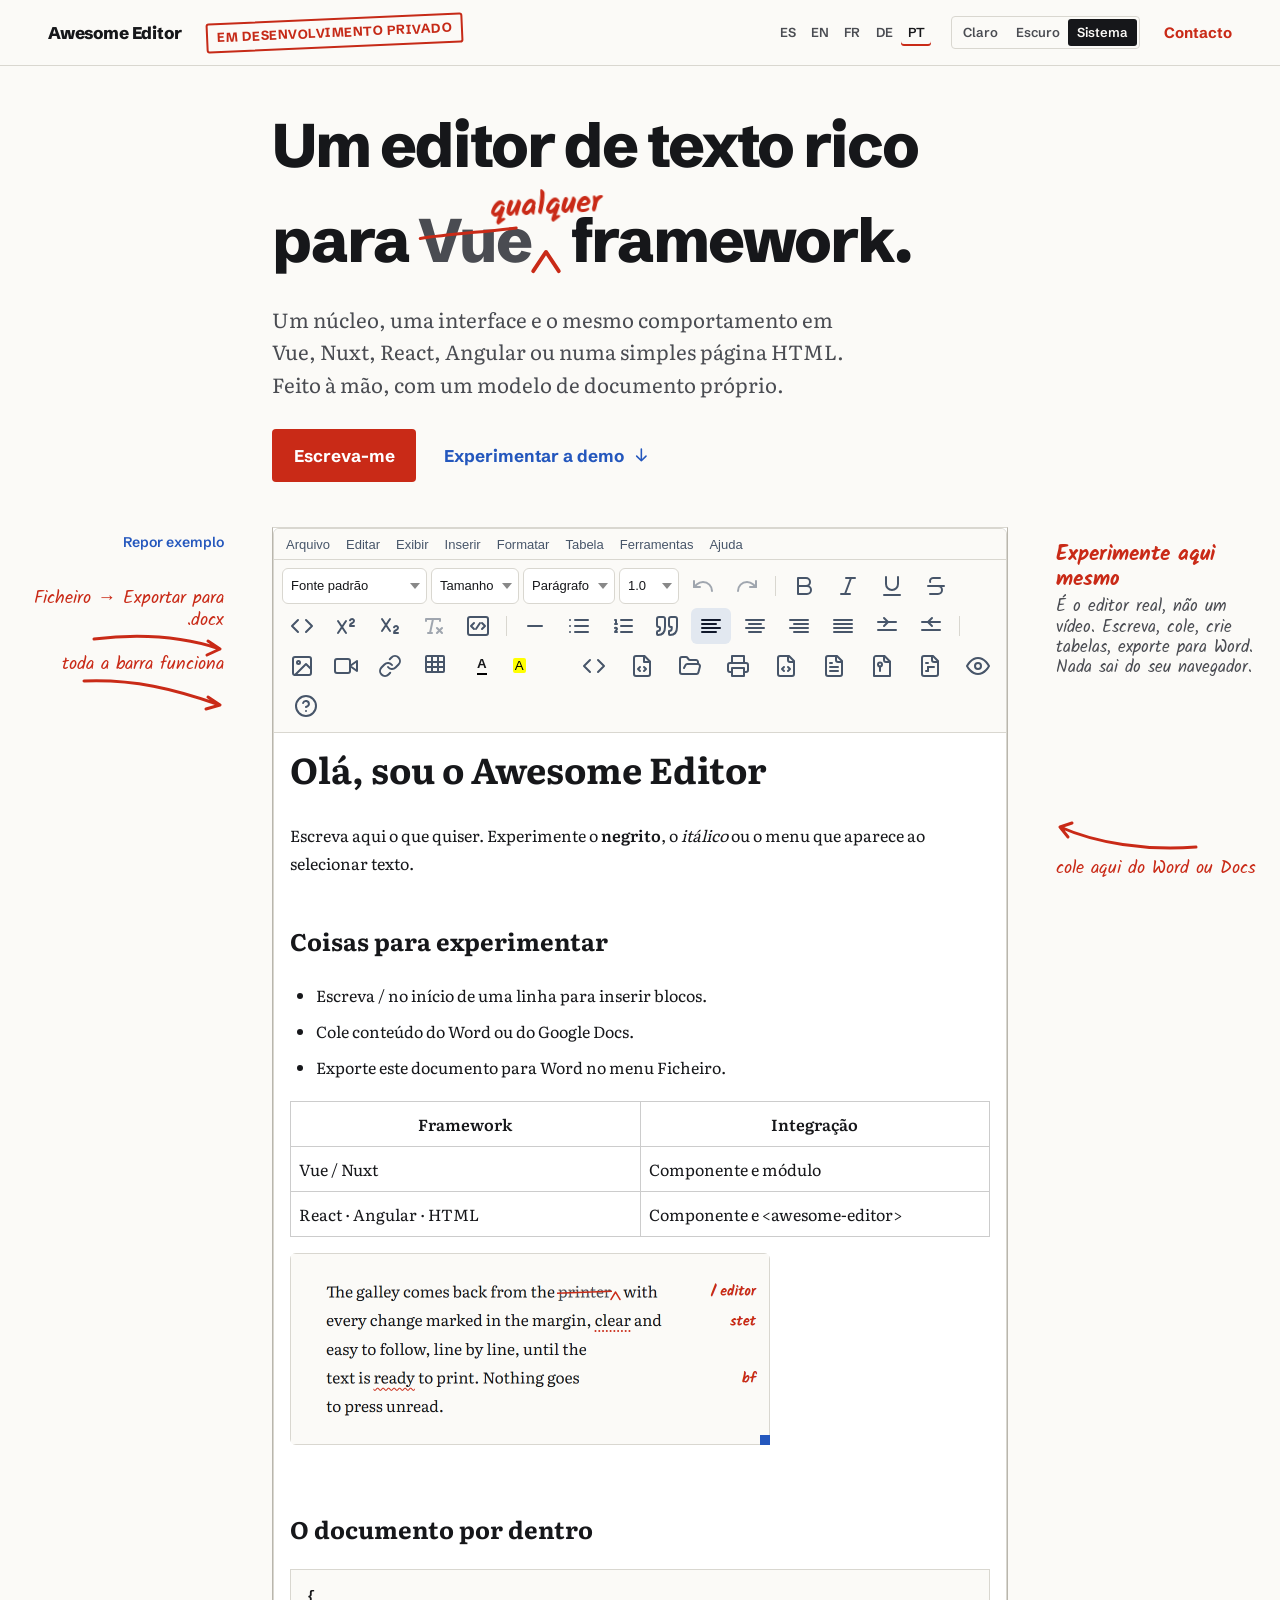
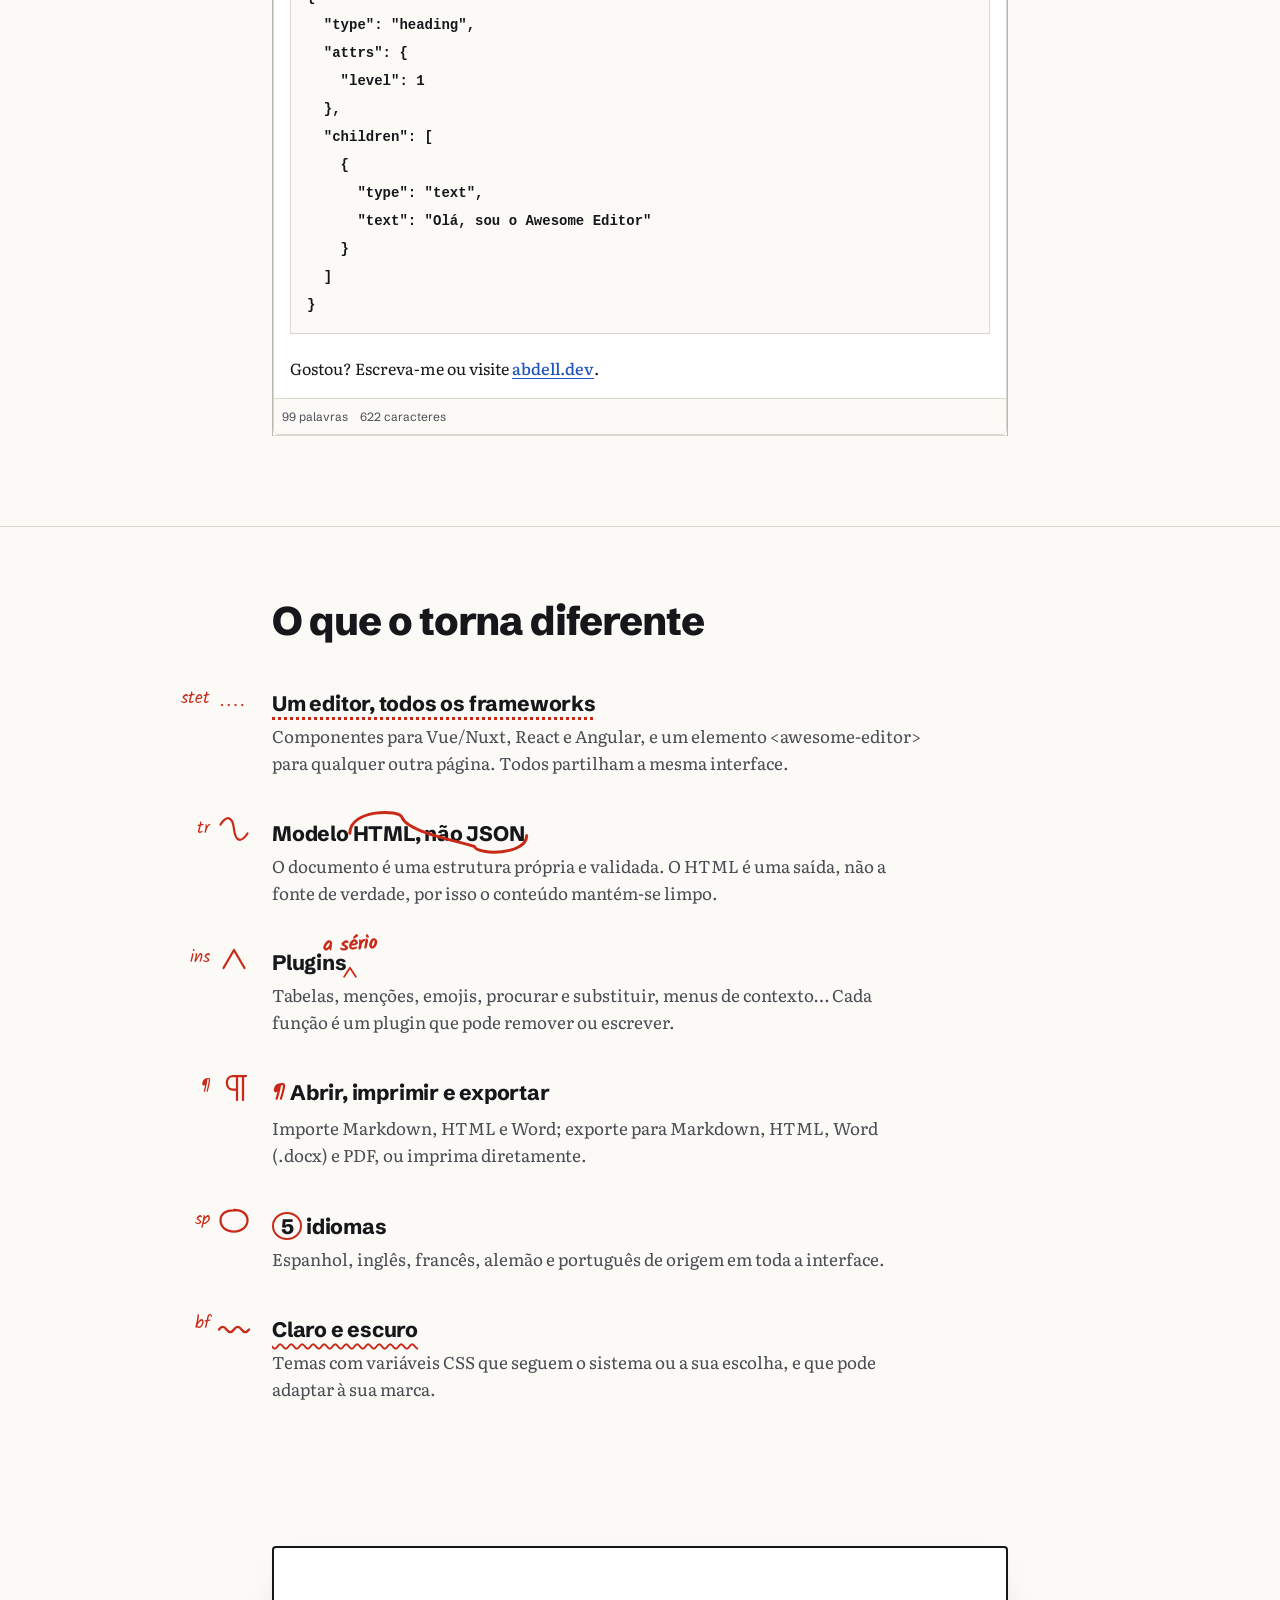
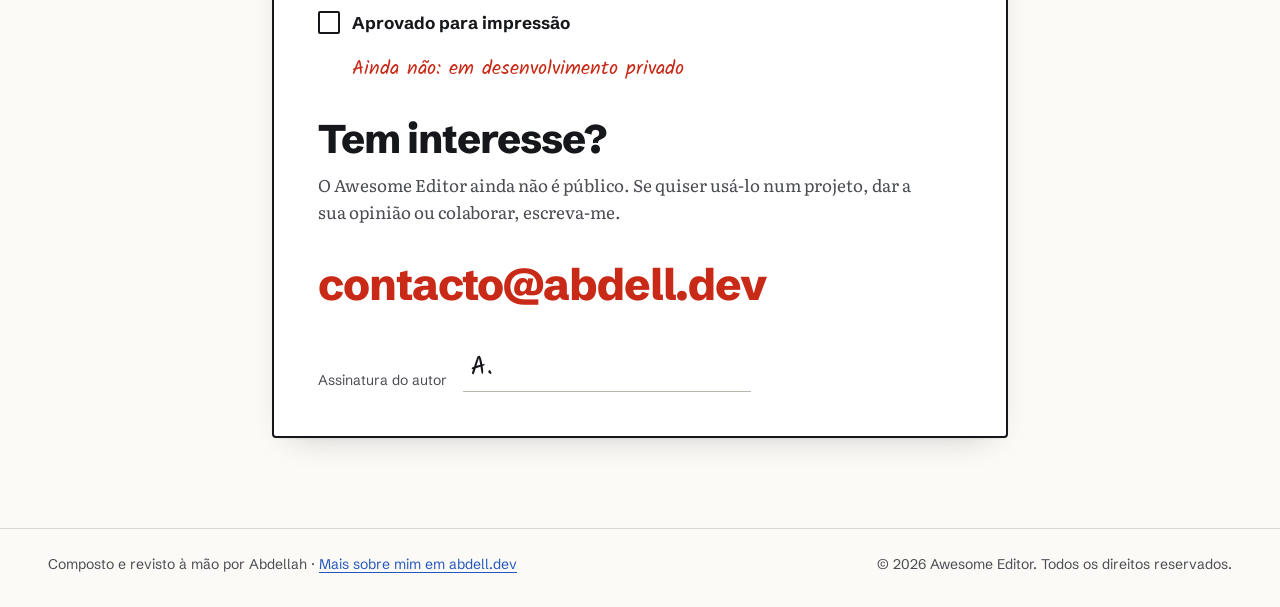
<file: pt/index.html>
<!DOCTYPE html><html  lang="pt-PT"><head><meta charset="utf-8">
<meta name="viewport" content="width=device-width, initial-scale=1">
<title>Awesome Editor: um editor de texto rico para qualquer framework</title>
<script>(function(){var s=null;try{s=localStorage.getItem("awesome-editor-theme")}catch(e){}var d=false;try{d=window.matchMedia("(prefers-color-scheme: dark)").matches}catch(e){}document.documentElement.setAttribute("data-theme",s==="light"||s==="dark"?s:(d?"dark":"light"))})()</script>
<style>@font-face{font-display:swap;font-family:Schibsted Grotesk Variable;font-style:normal;font-weight:400 900;src:url(/_nuxt/schibsted-grotesk-latin-ext-wght-normal.hsMS0n0O.woff2) format("woff2-variations");unicode-range:u+0100-02ba,u+02bd-02c5,u+02c7-02cc,u+02ce-02d7,u+02dd-02ff,u+0304,u+0308,u+0329,u+1d00-1dbf,u+1e00-1e9f,u+1ef2-1eff,u+2020,u+20a0-20ab,u+20ad-20c0,u+2113,u+2c60-2c7f,u+a720-a7ff}@font-face{font-display:swap;font-family:Schibsted Grotesk Variable;font-style:normal;font-weight:400 900;src:url(/_nuxt/schibsted-grotesk-latin-wght-normal.Bb8VGrTG.woff2) format("woff2-variations");unicode-range:u+00??,u+0131,u+0152-0153,u+02bb-02bc,u+02c6,u+02da,u+02dc,u+0304,u+0308,u+0329,u+2000-206f,u+20ac,u+2122,u+2191,u+2193,u+2212,u+2215,u+feff,u+fffd}</style>
<style>@font-face{font-display:swap;font-family:Literata Variable;font-style:normal;font-weight:200 900;src:url(/_nuxt/literata-cyrillic-ext-wght-normal.CGKlZYBf.woff2) format("woff2-variations");unicode-range:u+0460-052f,u+1c80-1c8a,u+20b4,u+2de0-2dff,u+a640-a69f,u+fe2e-fe2f}@font-face{font-display:swap;font-family:Literata Variable;font-style:normal;font-weight:200 900;src:url(/_nuxt/literata-cyrillic-wght-normal.DLqwHbi6.woff2) format("woff2-variations");unicode-range:u+0301,u+0400-045f,u+0490-0491,u+04b0-04b1,u+2116}@font-face{font-display:swap;font-family:Literata Variable;font-style:normal;font-weight:200 900;src:url(/_nuxt/literata-greek-ext-wght-normal.e3e57Shi.woff2) format("woff2-variations");unicode-range:u+1f??}@font-face{font-display:swap;font-family:Literata Variable;font-style:normal;font-weight:200 900;src:url(/_nuxt/literata-greek-wght-normal.CO1l-giJ.woff2) format("woff2-variations");unicode-range:u+0370-0377,u+037a-037f,u+0384-038a,u+038c,u+038e-03a1,u+03a3-03ff}@font-face{font-display:swap;font-family:Literata Variable;font-style:normal;font-weight:200 900;src:url(/_nuxt/literata-vietnamese-wght-normal.LcSrhZ7T.woff2) format("woff2-variations");unicode-range:u+0102-0103,u+0110-0111,u+0128-0129,u+0168-0169,u+01a0-01a1,u+01af-01b0,u+0300-0301,u+0303-0304,u+0308-0309,u+0323,u+0329,u+1ea0-1ef9,u+20ab}@font-face{font-display:swap;font-family:Literata Variable;font-style:normal;font-weight:200 900;src:url(/_nuxt/literata-latin-ext-wght-normal.BnEbWgdZ.woff2) format("woff2-variations");unicode-range:u+0100-02ba,u+02bd-02c5,u+02c7-02cc,u+02ce-02d7,u+02dd-02ff,u+0304,u+0308,u+0329,u+1d00-1dbf,u+1e00-1e9f,u+1ef2-1eff,u+2020,u+20a0-20ab,u+20ad-20c0,u+2113,u+2c60-2c7f,u+a720-a7ff}@font-face{font-display:swap;font-family:Literata Variable;font-style:normal;font-weight:200 900;src:url(/_nuxt/literata-latin-wght-normal.DLxlUchJ.woff2) format("woff2-variations");unicode-range:u+00??,u+0131,u+0152-0153,u+02bb-02bc,u+02c6,u+02da,u+02dc,u+0304,u+0308,u+0329,u+2000-206f,u+20ac,u+2122,u+2191,u+2193,u+2212,u+2215,u+feff,u+fffd}</style>
<style>@font-face{font-display:swap;font-family:Kalam;font-style:normal;font-weight:400;src:url(/_nuxt/kalam-devanagari-400-normal.Dy6c0U2e.woff2) format("woff2"),url(/_nuxt/kalam-devanagari-400-normal.Dyzod-UE.woff) format("woff");unicode-range:u+0900-097f,u+1cd0-1cf9,u+200c-200d,u+20a8,u+20b9,u+20f0,u+25cc,u+a830-a839,u+a8e0-a8ff,u+11b00-11b09}@font-face{font-display:swap;font-family:Kalam;font-style:normal;font-weight:400;src:url(/_nuxt/kalam-latin-ext-400-normal.DtcdGa4L.woff2) format("woff2"),url(/_nuxt/kalam-latin-ext-400-normal.AcQmRO9z.woff) format("woff");unicode-range:u+0100-02ba,u+02bd-02c5,u+02c7-02cc,u+02ce-02d7,u+02dd-02ff,u+0304,u+0308,u+0329,u+1d00-1dbf,u+1e00-1e9f,u+1ef2-1eff,u+2020,u+20a0-20ab,u+20ad-20c0,u+2113,u+2c60-2c7f,u+a720-a7ff}@font-face{font-display:swap;font-family:Kalam;font-style:normal;font-weight:400;src:url(/_nuxt/kalam-latin-400-normal.BthBl_aR.woff2) format("woff2"),url(/_nuxt/kalam-latin-400-normal.Bl-H2BUA.woff) format("woff");unicode-range:u+00??,u+0131,u+0152-0153,u+02bb-02bc,u+02c6,u+02da,u+02dc,u+0304,u+0308,u+0329,u+2000-206f,u+20ac,u+2122,u+2191,u+2193,u+2212,u+2215,u+feff,u+fffd}</style>
<style>@font-face{font-display:swap;font-family:Kalam;font-style:normal;font-weight:700;src:url(/_nuxt/kalam-devanagari-700-normal.BeU_-hjz.woff2) format("woff2"),url(/_nuxt/kalam-devanagari-700-normal.B52CSkpd.woff) format("woff");unicode-range:u+0900-097f,u+1cd0-1cf9,u+200c-200d,u+20a8,u+20b9,u+20f0,u+25cc,u+a830-a839,u+a8e0-a8ff,u+11b00-11b09}@font-face{font-display:swap;font-family:Kalam;font-style:normal;font-weight:700;src:url(/_nuxt/kalam-latin-ext-700-normal.CwgfRD_T.woff2) format("woff2"),url(/_nuxt/kalam-latin-ext-700-normal.BA-KJHgr.woff) format("woff");unicode-range:u+0100-02ba,u+02bd-02c5,u+02c7-02cc,u+02ce-02d7,u+02dd-02ff,u+0304,u+0308,u+0329,u+1d00-1dbf,u+1e00-1e9f,u+1ef2-1eff,u+2020,u+20a0-20ab,u+20ad-20c0,u+2113,u+2c60-2c7f,u+a720-a7ff}@font-face{font-display:swap;font-family:Kalam;font-style:normal;font-weight:700;src:url(/_nuxt/kalam-latin-700-normal.D2H-9ISU.woff2) format("woff2"),url(/_nuxt/kalam-latin-700-normal.7TSuSrjP.woff) format("woff");unicode-range:u+00??,u+0131,u+0152-0153,u+02bb-02bc,u+02c6,u+02da,u+02dc,u+0304,u+0308,u+0329,u+2000-206f,u+20ac,u+2122,u+2191,u+2193,u+2212,u+2215,u+feff,u+fffd}</style>
<style>:root,html[data-theme=light]{--paper:#fbfaf7;--sheet:#fff;--ink:#16171a;--ink-2:#4a4c52;--rule:#d9d7d0;--rule-strong:#b9b6ad;--red:#c92a17;--red-ink:#fff;--blue:#2457bd;--select:rgba(201,42,23,.16);--shadow:0 1px 2px rgba(22,23,26,.06),0 12px 32px -18px rgba(22,23,26,.28);color-scheme:light}html[data-theme=dark]{--paper:#121315;--sheet:#17181b;--ink:#ecebe6;--ink-2:#a9a8a2;--rule:#2c2e32;--rule-strong:#45474d;--red:#ff6a52;--red-ink:#1a0b08;--blue:#8db0ff;--select:rgba(255,106,82,.24);--shadow:0 1px 2px rgba(0,0,0,.4),0 16px 40px -20px rgba(0,0,0,.7);color-scheme:dark}html [data-theme],html[data-theme]{--ae-popover-bg:var(--sheet);--ae-modal-bg:var(--sheet);--ae-button-hover-bg:var(--select);--ae-code-bg:var(--paper);--ae-bg-color:var(--sheet);--ae-toolbar-bg:var(--paper);--ae-toolbar-border:var(--rule);--ae-border-color:var(--rule);--ae-text-color:var(--ink);--ae-text-muted:var(--ink-2);--ae-primary-color:var(--blue);--ae-primary-hover:var(--blue);--ae-border-focus:var(--blue);--ae-font-sans:"Schibsted Grotesk Variable",ui-sans-serif,system-ui,sans-serif}:root{--font-display:"Schibsted Grotesk Variable",ui-sans-serif,system-ui,sans-serif;--font-text:"Literata Variable",Georgia,serif;--font-hand:"Kalam","Comic Sans MS",cursive;--column:46rem;--margin:minmax(0,1fr);--gutter:clamp(1rem,4vw,3rem);--ease-out:cubic-bezier(.16,1,.3,1)}*,:after,:before{box-sizing:border-box}html{-webkit-text-size-adjust:100%;scroll-behavior:smooth}@media(prefers-reduced-motion:reduce){html{scroll-behavior:auto}}body{background:var(--paper);caret-color:var(--red);color:var(--ink);font-family:var(--font-text);font-size:1.0625rem;line-height:1.6;margin:0;text-rendering:optimizeLegibility;transition:background-color .3s ease,color .3s ease}::-moz-selection{background:var(--select);color:inherit}::selection{background:var(--select);color:inherit}a{color:var(--blue);text-decoration-thickness:1px;text-underline-offset:.2em}a:hover{text-decoration-thickness:2px}:focus-visible{border-radius:2px;outline:2px solid var(--blue);outline-offset:3px}html{scrollbar-color:var(--rule-strong) var(--paper)}.sr-only{clip-path:inset(50%);height:1px;overflow:hidden;position:absolute;white-space:nowrap;width:1px}.skip-link{background:var(--ink);color:var(--paper);font-family:var(--font-display);left:1rem;padding:.5rem .75rem;position:absolute;top:-3rem;z-index:10}.skip-link:focus{top:1rem}.galley{-moz-column-gap:var(--gutter);column-gap:var(--gutter);display:grid;grid-template-columns:[margin-l] var(--margin) [col] minmax(0,var(--column)) [margin-r] var(--margin);padding-inline:var(--gutter)}.galley>*{grid-column:col;min-width:0}.galley--wide>.wide{grid-column:margin-l/margin-r;justify-self:center;max-width:78rem;width:100%}.slug{align-items:center;border-bottom:1px solid var(--rule);display:flex;flex-wrap:wrap;font-family:var(--font-display);font-size:.9375rem;gap:1rem 1.5rem;padding:1rem var(--gutter)}.slug__name{color:var(--ink);font-size:1.0625rem;font-weight:800;letter-spacing:-.01em;text-decoration:none}.slug__stamp{border:2px solid var(--red);border-radius:3px;color:var(--red);display:inline-block;font-size:.8125rem;font-weight:700;letter-spacing:.04em;mix-blend-mode:multiply;padding:.15rem .55rem;text-transform:uppercase;transform:rotate(-2.5deg)}html[data-theme=dark] .slug__stamp{mix-blend-mode:normal}.slug__contact{order:3}.slug__tools{align-items:center;display:flex;flex-wrap:wrap;gap:1rem 1.25rem;margin-left:auto;order:2}.slug__contact{color:var(--red);font-weight:700;text-decoration:none}.slug__contact:hover{text-decoration:underline}.locale-switcher{display:flex;gap:.15rem;list-style:none;margin:0;padding:0}.locale-switcher a{border-radius:3px;color:var(--ink-2);display:inline-block;font-size:.8125rem;font-weight:600;padding:.2rem .4rem;text-decoration:none;text-transform:uppercase}.locale-switcher a:hover{background:var(--select);color:var(--ink)}.locale-switcher a[aria-current=page]{box-shadow:inset 0 -2px 0 var(--red);color:var(--ink)}.theme-switcher{border:1px solid var(--rule);border-radius:4px;display:inline-flex;padding:2px}.theme-switcher__btn{background:transparent;border:0;border-radius:3px;color:var(--ink-2);cursor:pointer;font:inherit;font-size:.8125rem;font-weight:600;padding:.2rem .55rem}.theme-switcher__btn:hover{color:var(--ink)}.theme-switcher__btn[aria-pressed=true]{background:var(--ink);color:var(--paper)}.hero{padding-block:clamp(2rem,5vh,4rem) clamp(1rem,3vh,2rem)}.hero__title{font-family:var(--font-display);font-size:clamp(2.5rem,4.8vw,4.25rem);font-weight:800;grid-column:col/margin-r;letter-spacing:-.035em;line-height:1.12;margin:0;max-width:64rem;text-wrap:balance}.proof-tail{display:inline-block;padding-top:.42em;white-space:nowrap}.proof-del{color:var(--ink-2);position:relative;text-decoration:none;white-space:nowrap}.proof-del__strike,.proof-ins__caret{overflow:visible;pointer-events:none;position:absolute}.proof-del__strike{height:.8em;left:0;top:.12em;width:100%}.proof-ins{display:inline-block;height:.75em;position:relative;text-decoration:none;width:.5em}.proof-ins__word{bottom:88%;color:var(--red);font-family:var(--font-hand);font-size:.5em;font-weight:700;left:50%;letter-spacing:0;line-height:1;position:absolute;transform:translate(-50%) rotate(-3deg);white-space:nowrap}.proof-ins__caret{bottom:-.2em;height:.42em;left:50%;transform:translate(-50%);width:.5em}.proof-stroke{fill:none;stroke:var(--red);stroke-linecap:round;stroke-linejoin:round;stroke-width:3}.proof-stroke--draw{animation:proof-draw .7s var(--ease-out) forwards;stroke-dasharray:1;stroke-dashoffset:1}.proof-stroke--late{animation-delay:.55s}@keyframes proof-draw{to{stroke-dashoffset:0}}.proof-ins__word{animation:proof-ink .5s var(--ease-out) .9s both}@keyframes proof-ink{0%{opacity:0;transform:translate(-50%) translateY(.15em) rotate(-3deg)}}@media(prefers-reduced-motion:reduce){.proof-stroke--draw{animation:none;stroke-dashoffset:0}.proof-ins__word{animation:none}}.hero__subtitle{color:var(--ink-2);font-size:clamp(1.125rem,1.6vw,1.3125rem);margin:clamp(1.25rem,2.4vw,1.75rem) 0 0;max-width:38rem}.hero__actions{align-items:center;display:flex;flex-wrap:wrap;gap:.75rem 1.5rem;margin-top:1.75rem}.btn{align-items:center;border-radius:4px;display:inline-flex;font-family:var(--font-display);font-size:1.0625rem;font-weight:700;gap:.5rem;padding:.8rem 1.35rem;text-decoration:none;transition:transform .2s var(--ease-out),background-color .2s ease}.btn--primary{background:var(--red);color:var(--red-ink)}.btn--primary:hover{text-decoration:none;transform:translateY(-1px)}.btn--pencil{color:var(--blue);padding-inline:.25rem}.btn--pencil:hover{text-decoration:underline}.btn svg{height:1.1em;width:1.1em}.demo{padding-block:clamp(.5rem,2vh,1.5rem) clamp(4rem,10vh,7rem);scroll-margin-top:1rem}.demo__head{margin-bottom:1.25rem}.section-title{font-family:var(--font-display);font-size:clamp(1.75rem,3.2vw,2.5rem);font-weight:800;letter-spacing:-.025em;line-height:1.1;margin:0;text-wrap:balance}.section-lede{color:var(--ink-2);margin:.6rem 0 0;max-width:40rem}.demo__stage,.landing-demo{position:relative}.landing-demo__sheet{background:var(--sheet);border-block:1px solid var(--rule);border-inline:1px solid var(--rule-strong)}.landing-demo .ae-menubar{flex-wrap:wrap}.landing-demo .ae-image-inner{height:auto!important;line-height:0;max-width:100%;vertical-align:top}.landing-demo .ae-prose pre{background:var(--paper);border:1px solid var(--rule);overflow-x:auto;padding:.85rem 1rem}.landing-demo .ae-prose pre code{background:none;padding:0}.landing-demo .ae-prose img{height:auto!important;margin-bottom:0;max-width:100%}.landing-demo .ae-image-inner{margin-bottom:20px}.landing-demo__sheet .ae-prose{font-family:var(--font-text)}.landing-demo__placeholder{min-height:38rem}.landing-demo__bar{display:flex;justify-content:flex-end;margin-bottom:.5rem}.landing-demo__reset{background:none;border:0;color:var(--blue);cursor:pointer;font:inherit;font-family:var(--font-display);font-size:.875rem;font-weight:600;padding:.25rem 0}.landing-demo__reset:hover{text-decoration:underline}.margin-note{color:var(--red);font-family:var(--font-hand);font-size:1.15rem;line-height:1.2;position:absolute;width:12.5rem}.margin-note svg{display:block;height:2.5rem;overflow:visible;width:100%}.margin-note--left{right:calc(100% + var(--gutter));text-align:right}.margin-note--right{left:calc(100% + var(--gutter))}.margin-note--toolbar{top:5.75rem}.margin-note--paste{top:17rem}.margin-note--export{top:1.4rem}.margin-note--lede{color:var(--ink-2);font-size:1.05rem;top:0}.margin-note--lede strong{color:var(--red);display:block;font-size:1.3rem;font-weight:700;margin-bottom:.25rem}@media(min-width:1181px){.landing-demo__bar{margin:0;position:absolute;right:calc(100% + var(--gutter));top:0;white-space:nowrap}.margin-note--export{top:2.6rem}.margin-note--toolbar{top:6.75rem}.demo__head{clip-path:inset(50%);height:1px;overflow:hidden;position:absolute;white-space:nowrap;width:1px}}.demo__stage:hover .margin-note .proof-stroke--hover{animation:proof-redraw .6s var(--ease-out)}.demo__notes-inline{color:var(--red);display:none;font-family:var(--font-hand);font-size:1.05rem;list-style:none;margin:0 0 .75rem;padding:0}@media(max-width:1180px){.margin-note{display:none}.demo__notes-inline{display:flex;flex-wrap:wrap;gap:.25rem 1.25rem}}.features{border-top:1px solid var(--rule);padding-block:clamp(3rem,8vh,6rem)}.features__list{display:grid;gap:2.25rem;list-style:none;margin:2.5rem 0 0;padding:0}.feature{position:relative}.feature__title{font-family:var(--font-display);font-size:1.3125rem;font-weight:750;letter-spacing:-.01em;line-height:1.25;margin:0}.mark-in{text-decoration-color:var(--red);text-underline-offset:.28em}.mark-in--stet{text-decoration-style:dotted;text-decoration-thickness:3px}.mark-in--stet,.mark-in--wave{text-decoration-line:underline}.mark-in--wave{text-decoration-style:wavy;text-decoration-thickness:1.5px}.mark-sp{border:2px solid var(--red);border-radius:50%;line-height:1.15;padding:0 .32em}.mark-sp,.mark-tr{display:inline-block}.mark-tr{position:relative}.mark-tr svg{height:2.1em;left:-.2em;overflow:visible;pointer-events:none;position:absolute;top:-.5em;width:calc(100% + .4em)}.mark-caret{display:inline-block;height:.8em;position:relative;vertical-align:-.2em;width:0}.mark-caret:before{background:var(--red);bottom:-.15em;content:"";height:.55em;left:-.35em;-webkit-mask:var(--caret) center /contain no-repeat;mask:var(--caret) center /contain no-repeat;position:absolute;width:.7em;--caret:url("data:image/svg+xml;charset=utf-8,%3Csvg xmlns='http://www.w3.org/2000/svg' viewBox='0 0 24 20'%3E%3Cpath fill='none' stroke='%23000' stroke-linecap='round' stroke-linejoin='round' stroke-width='3' d='M2 18 12 3l10 15'/%3E%3C/svg%3E")}.mark-caret>span{bottom:.85em;color:var(--red);font-family:var(--font-hand);font-size:.95em;font-weight:700;left:50%;position:absolute;transform:translate(-50%) rotate(-3deg);white-space:nowrap}.feature__title{padding-top:.35em}.mark-in--paragraph:before{color:var(--red);content:"¶";font-family:var(--font-hand);margin-right:.3em}.feature__body{color:var(--ink-2);margin:.35rem 0 0;max-width:65ch}.feature__mark{align-items:center;color:var(--red);display:flex;flex-direction:row-reverse;font-family:var(--font-hand);font-size:1.05rem;gap:.4rem;position:absolute;right:calc(100% + 1.25rem);top:-.1rem;white-space:nowrap}.feature__mark svg{flex:none;height:2.25rem;width:2.25rem}.feature:focus-within .proof-stroke--hover,.feature:hover .proof-stroke--hover{animation:proof-redraw .6s var(--ease-out)}@keyframes proof-redraw{0%{stroke-dashoffset:1}to{stroke-dashoffset:0}}.proof-stroke--hover{stroke-dasharray:1;stroke-dashoffset:0}@media(prefers-reduced-motion:reduce){.feature:hover .proof-stroke--hover{animation:none}}@media(max-width:1000px){.feature{padding-left:4.25rem}.feature__mark{align-items:flex-start;flex-direction:column;font-size:.75rem;gap:0;left:0;overflow-wrap:anywhere;right:auto;width:3.75rem}}.signoff{padding-block:clamp(3rem,8vh,6rem) clamp(4rem,10vh,7rem)}.signoff__box{background:var(--sheet);border:2px solid var(--ink);border-radius:4px;box-shadow:var(--shadow);padding:clamp(1.5rem,4vw,2.75rem)}.signoff__row{align-items:center;display:flex;font-family:var(--font-display);font-size:1.0625rem;font-weight:700;gap:.75rem}.signoff__check{border:2px solid var(--ink);border-radius:2px;flex:none;height:1.4rem;width:1.4rem}.signoff__state{color:var(--red);font-family:var(--font-hand);font-size:1.25rem;margin:.4rem 0 0 2.15rem}.signoff__title{margin:2rem 0 0}.signoff__body{color:var(--ink-2);margin:.6rem 0 0;max-width:38rem}.signoff__mail{background-image:linear-gradient(var(--red),var(--red));background-position:0 100%;background-repeat:no-repeat;background-size:0 3px;color:var(--red);display:inline-block;font-family:var(--font-display);font-size:clamp(1.5rem,4.6vw,2.75rem);font-weight:800;letter-spacing:-.025em;margin-top:1.5rem;overflow-wrap:anywhere;text-decoration:none;transition:background-size .35s var(--ease-out)}.signoff__mail:focus-visible,.signoff__mail:hover{background-size:100% 3px}.signoff__sign{align-items:flex-end;color:var(--ink-2);display:flex;font-family:var(--font-display);font-size:.875rem;gap:1rem;margin-top:2.5rem}.signoff__line{border-bottom:1px solid var(--rule-strong);flex:1;height:2rem;max-width:18rem;position:relative}.signoff__line span{bottom:.1rem;color:var(--ink);font-family:var(--font-hand);font-size:1.6rem;left:.5rem;position:absolute;transform:rotate(-4deg)}.colophon{border-top:1px solid var(--rule);color:var(--ink-2);display:flex;flex-wrap:wrap;font-family:var(--font-display);font-size:.875rem;gap:.75rem 2rem;justify-content:space-between;padding:1.5rem var(--gutter) 2rem}.colophon p{margin:0}@media(max-width:640px){.galley{-moz-column-gap:0;column-gap:0}.landing-demo .ae-toolbar .ae-color-pickers,.landing-demo .ae-toolbar .ae-flex-grow,.landing-demo .ae-toolbar .ae-flex-grow~*>*,.landing-demo .ae-toolbar .ae-select{display:none}.slug{gap:.75rem}.slug__stamp{font-size:.6875rem}.slug__contact{font-size:.875rem;margin-left:auto;order:2}.slug__tools{justify-content:space-between;margin-left:0;order:3;width:100%}.hero__title{font-size:clamp(2.25rem,10.5vw,3rem)}.landing-demo__placeholder{min-height:30rem}}</style>
<link rel="preload" as="fetch" crossorigin="anonymous" href="/pt/_payload.json?0474bfb0-b215-4e45-a396-23c256458a26">
<link rel="modulepreload" as="script" crossorigin href="/_nuxt/BvEOSJ8T.js">
<script type="module" src="/_nuxt/BvEOSJ8T.js" crossorigin></script>
<link rel="prefetch" as="style" crossorigin href="/_nuxt/index.BZy4Bfok.css">
<link rel="prefetch" as="script" crossorigin href="/_nuxt/BfySVSI1.js">
<link rel="prefetch" as="script" crossorigin href="/_nuxt/DmVM2W-x.js">
<link id="i18n-xd" rel="alternate" href="https://editor.abdell.dev" hreflang="x-default">
<link id="i18n-alt-es" rel="alternate" href="https://editor.abdell.dev" hreflang="es">
<link id="i18n-alt-es-ES" rel="alternate" href="https://editor.abdell.dev" hreflang="es-ES">
<link id="i18n-alt-en" rel="alternate" href="https://editor.abdell.dev/en/" hreflang="en">
<link id="i18n-alt-en-US" rel="alternate" href="https://editor.abdell.dev/en/" hreflang="en-US">
<link id="i18n-alt-fr" rel="alternate" href="https://editor.abdell.dev/fr/" hreflang="fr">
<link id="i18n-alt-fr-FR" rel="alternate" href="https://editor.abdell.dev/fr/" hreflang="fr-FR">
<link id="i18n-alt-de" rel="alternate" href="https://editor.abdell.dev/de/" hreflang="de">
<link id="i18n-alt-de-DE" rel="alternate" href="https://editor.abdell.dev/de/" hreflang="de-DE">
<link id="i18n-alt-pt" rel="alternate" href="https://editor.abdell.dev/pt/" hreflang="pt">
<link id="i18n-alt-pt-PT" rel="alternate" href="https://editor.abdell.dev/pt/" hreflang="pt-PT">
<link id="i18n-can" rel="canonical" href="https://editor.abdell.dev/pt/">
<link rel="icon" type="image/svg+xml" href="/favicon.svg">
<meta id="i18n-og-url" property="og:url" content="https://editor.abdell.dev/pt/">
<meta id="i18n-og" property="og:locale" content="pt_PT">
<meta id="i18n-og-alt-es-ES" property="og:locale:alternate" content="es_ES">
<meta id="i18n-og-alt-en-US" property="og:locale:alternate" content="en_US">
<meta id="i18n-og-alt-fr-FR" property="og:locale:alternate" content="fr_FR">
<meta id="i18n-og-alt-de-DE" property="og:locale:alternate" content="de_DE">
<meta name="description" content="Um editor de texto rico com um único núcleo para Vue, Nuxt, React, Angular e HTML simples. Em desenvolvimento privado: experimente aqui e escreva-me se tiver interesse.">
<meta property="og:title" content="Awesome Editor: um editor de texto rico para qualquer framework">
<meta property="og:description" content="Um editor de texto rico com um único núcleo para Vue, Nuxt, React, Angular e HTML simples. Em desenvolvimento privado: experimente aqui e escreva-me se tiver interesse.">
<meta property="og:image" content="https://editor.abdell.dev/og.png">
<meta name="twitter:card" content="summary_large_image"></head><body><div id="__nuxt"><div><a class="skip-link" href="#demo">Experimentar a demo</a><header class="slug"><a aria-current="page" href="/pt/" class="router-link-active router-link-exact-active slug__name">Awesome Editor</a><span class="slug__stamp">Em desenvolvimento privado</span><div class="slug__tools"><nav aria-label="Idioma"><ul class="locale-switcher"><!--[--><li><a href="/" class="" hreflang="es" lang="es" title="Español">es</a></li><li><a href="/en/" class="" hreflang="en" lang="en" title="English">en</a></li><li><a href="/fr/" class="" hreflang="fr" lang="fr" title="Français">fr</a></li><li><a href="/de/" class="" hreflang="de" lang="de" title="Deutsch">de</a></li><li><a aria-current="page" href="/pt/" class="router-link-active router-link-exact-active" hreflang="pt" lang="pt" title="Português">pt</a></li><!--]--></ul></nav><div class="theme-switcher" role="group" aria-label="Tema"><!--[--><button type="button" class="theme-switcher__btn" data-mode="light" aria-pressed="false">Claro</button><button type="button" class="theme-switcher__btn" data-mode="dark" aria-pressed="false">Escuro</button><button type="button" class="theme-switcher__btn" data-mode="system" aria-pressed="true">Sistema</button><!--]--></div></div><a class="slug__contact" href="mailto:contacto@abdell.dev">Contacto</a></header><main><section class="hero galley" aria-labelledby="hero-title"><h1 id="hero-title" class="hero__title"><span class="sr-only">Um editor de texto rico para qualquer framework.</span><span aria-hidden="true">Um editor de texto rico para <span class="proof-tail"><del class="proof-del">Vue<svg class="proof-del__strike" viewBox="0 0 100 40" preserveAspectRatio="none" aria-hidden="true"><path class="proof-stroke proof-stroke--draw" pathLength="1" d="M2 24C30 20 70 18 98 14" vector-effect="non-scaling-stroke"></path></svg></del><ins class="proof-ins"><span class="proof-ins__word">qualquer</span><svg class="proof-ins__caret" viewBox="0 0 24 20" aria-hidden="true"><path class="proof-stroke proof-stroke--draw proof-stroke--late" pathLength="1" d="M2 18L12 3L22 18"></path></svg></ins> framework.</span></span></h1><p class="hero__subtitle">Um núcleo, uma interface e o mesmo comportamento em Vue, Nuxt, React, Angular ou numa simples página HTML. Feito à mão, com um modelo de documento próprio.</p><div class="hero__actions"><a class="btn btn--primary" href="mailto:contacto@abdell.dev">Escreva-me</a><a class="btn btn--pencil" href="#demo">Experimentar a demo <svg viewBox="0 0 24 24" aria-hidden="true"><path d="M12 4v15M6 13l6 6 6-6" fill="none" stroke="currentColor" stroke-width="2" stroke-linecap="round" stroke-linejoin="round"></path></svg></a></div></section><section id="demo" class="demo galley" aria-labelledby="demo-title"><div class="demo__head"><h2 id="demo-title" class="section-title">Experimente aqui mesmo</h2><p class="section-lede">É o editor real, não um vídeo. Escreva, cole, crie tabelas, exporte para Word. Nada sai do seu navegador.</p></div><ul class="demo__notes-inline"><li>toda a barra funciona</li><li>cole aqui do Word ou Docs</li><li>Ficheiro → Exportar para .docx</li></ul><div class="demo__stage"><p class="margin-note margin-note--right margin-note--lede" aria-hidden="true"><strong>Experimente aqui mesmo</strong> É o editor real, não um vídeo. Escreva, cole, crie tabelas, exporte para Word. Nada sai do seu navegador.</p><p class="margin-note margin-note--left margin-note--toolbar" aria-hidden="true">toda a barra funciona <svg viewBox="0 0 200 40"><path class="proof-stroke proof-stroke--hover" pathLength="1" d="M60 6C110 4 150 14 196 30M184 22L196 30L182 34"></path></svg></p><p class="margin-note margin-note--left margin-note--export" aria-hidden="true">Ficheiro → Exportar para .docx <svg viewBox="0 0 200 40"><path class="proof-stroke proof-stroke--hover" pathLength="1" d="M70 8C120 2 160 6 196 18M184 10L196 18L183 24"></path></svg></p><p class="margin-note margin-note--right margin-note--paste" aria-hidden="true"><svg viewBox="0 0 200 40"><path class="proof-stroke proof-stroke--hover" pathLength="1" d="M140 30C90 34 40 26 4 10M16 6L4 10L12 20"></path></svg> cole aqui do Word ou Docs</p><div class="landing-demo"><div class="landing-demo__bar"><button type="button" class="landing-demo__reset">Repor exemplo</button></div><!--[--><div class="landing-demo__sheet landing-demo__placeholder" aria-hidden="true"></div><!--]--></div></div></section><section class="features galley" aria-labelledby="features-title"><div><h2 id="features-title" class="section-title">O que o torna diferente</h2><ul class="features__list"><!--[--><li class="feature" tabindex="-1"><span class="feature__mark" aria-hidden="true"><svg viewbox="0 0 48 48" aria-hidden="true" focusable="false"><path d="M8 32h0.1M17 32h0.1M26 32h0.1M35 32h0.1" pathLength="1" class="proof-stroke--hover proof-stroke"></path></svg><span>stet</span></span><h3 class="feature__title"><!----><span class="mark-in--stet mark-in">Um editor, todos os frameworks</span></h3><p class="feature__body">Componentes para Vue/Nuxt, React e Angular, e um elemento &lt;awesome-editor&gt; para qualquer outra página. Todos partilham a mesma interface.</p></li><li class="feature" tabindex="-1"><span class="feature__mark" aria-hidden="true"><svg viewbox="0 0 48 48" aria-hidden="true" focusable="false"><path d="M6 18C14 6 22 6 24 24S34 42 42 30" pathLength="1" class="proof-stroke--hover proof-stroke"></path></svg><span>tr</span></span><h3 class="feature__title"><span class="sr-only">Modelo JSON, não HTML</span><span aria-hidden="true">Modelo <span class="mark-tr"><span>HTML</span>, não <span>JSON</span><svg viewBox="0 0 100 40" preserveAspectRatio="none"><path class="proof-stroke" d="M1 22C1 0 29 0 30 8C34 22 64 30 70 34C72 42 99 42 99 24" vector-effect="non-scaling-stroke"></path></svg></span></span></h3><p class="feature__body">O documento é uma estrutura própria e validada. O HTML é uma saída, não a fonte de verdade, por isso o conteúdo mantém-se limpo.</p></li><li class="feature" tabindex="-1"><span class="feature__mark" aria-hidden="true"><svg viewbox="0 0 48 48" aria-hidden="true" focusable="false"><path d="M10 36L24 12L38 36" pathLength="1" class="proof-stroke--hover proof-stroke"></path></svg><span>ins</span></span><h3 class="feature__title"><span class="sr-only">Plugins a sério</span><span aria-hidden="true"><!--[-->Plugins <span class="mark-caret"><span>a sério</span></span><!--]--></span></h3><p class="feature__body">Tabelas, menções, emojis, procurar e substituir, menus de contexto… Cada função é um plugin que pode remover ou escrever.</p></li><li class="feature" tabindex="-1"><span class="feature__mark" aria-hidden="true"><svg viewbox="0 0 48 48" aria-hidden="true" focusable="false"><path d="M28 8V40M36 8V40M40 8H22C12 8 12 26 22 26H28" pathLength="1" class="proof-stroke--hover proof-stroke"></path></svg><span>¶</span></span><h3 class="feature__title"><!----><span class="mark-in--paragraph mark-in">Abrir, imprimir e exportar</span></h3><p class="feature__body">Importe Markdown, HTML e Word; exporte para Markdown, HTML, Word (.docx) e PDF, ou imprima diretamente.</p></li><li class="feature" tabindex="-1"><span class="feature__mark" aria-hidden="true"><svg viewbox="0 0 48 48" aria-hidden="true" focusable="false"><path d="M24 9C35 9 42 15 42 23S35 38 24 38S6 32 6 23S14 9 26 10" pathLength="1" class="proof-stroke--hover proof-stroke"></path></svg><span>sp</span></span><h3 class="feature__title"><span class="sr-only">Cinco idiomas</span><span aria-hidden="true"><span class="mark-sp">5</span> idiomas</span></h3><p class="feature__body">Espanhol, inglês, francês, alemão e português de origem em toda a interface.</p></li><li class="feature" tabindex="-1"><span class="feature__mark" aria-hidden="true"><svg viewbox="0 0 48 48" aria-hidden="true" focusable="false"><path d="M4 30q5-7 10 0t10 0t10 0t10 0" pathLength="1" class="proof-stroke--hover proof-stroke"></path></svg><span>bf</span></span><h3 class="feature__title"><!----><span class="mark-in--wave mark-in">Claro e escuro</span></h3><p class="feature__body">Temas com variáveis CSS que seguem o sistema ou a sua escolha, e que pode adaptar à sua marca.</p></li><!--]--></ul></div></section><section id="contact" class="signoff galley" aria-labelledby="signoff-title"><div class="signoff__box"><p class="signoff__row"><span class="signoff__check" aria-hidden="true"></span>Aprovado para impressão</p><p class="signoff__state">Ainda não: em desenvolvimento privado</p><h2 id="signoff-title" class="section-title signoff__title">Tem interesse?</h2><p class="signoff__body">O Awesome Editor ainda não é público. Se quiser usá-lo num projeto, dar a sua opinião ou colaborar, escreva-me.</p><a class="signoff__mail" href="mailto:contacto@abdell.dev">contacto@abdell.dev</a><div class="signoff__sign" aria-hidden="true"><span>Assinatura do autor</span><span class="signoff__line"><span>A.</span></span></div></div></section></main><footer class="colophon"><p>Composto e revisto à mão por Abdellah · <a href="https://abdell.dev">Mais sobre mim em abdell.dev</a></p><p>© 2026 Awesome Editor. Todos os direitos reservados.</p></footer></div></div><div id="teleports"></div><script>window.__NUXT__={};window.__NUXT__.config={public:{i18n:{baseUrl:"https://editor.abdell.dev",defaultLocale:"es",rootRedirect:"",redirectStatusCode:302,skipSettingLocaleOnNavigate:false,locales:[{code:"es",language:"es-ES",name:"Español",domains:[],defaultForDomains:[]},{code:"en",language:"en-US",name:"English",domains:[],defaultForDomains:[]},{code:"fr",language:"fr-FR",name:"Français",domains:[],defaultForDomains:[]},{code:"de",language:"de-DE",name:"Deutsch",domains:[],defaultForDomains:[]},{code:"pt",language:"pt-PT",name:"Português",domains:[],defaultForDomains:[]}],detectBrowserLanguage:{alwaysRedirect:false,cookieCrossOrigin:false,cookieDomain:"",cookieKey:"ae_landing_lang",cookieSecure:false,fallbackLocale:"es",redirectOn:"root",useCookie:true},experimental:{localeDetector:"",typedPages:true,typedOptionsAndMessages:false,alternateLinkCanonicalQueries:true,devCache:false,cacheLifetime:"",stripMessagesPayload:false,preload:false,strictSeo:false,nitroContextDetection:true,httpCacheDuration:10,compactRoutes:false,prerenderMessages:false,optimizeMessageBundling:true},domainLocales:{es:{domain:""},en:{domain:""},fr:{domain:""},de:{domain:""},pt:{domain:""}}}},app:{baseURL:"/",buildId:"0474bfb0-b215-4e45-a396-23c256458a26",buildAssetsDir:"/_nuxt/",cdnURL:""}}</script>
<script type="application/json" data-nuxt-data="nuxt-app" data-ssr="true" id="__NUXT_DATA__" data-src="/pt/_payload.json?0474bfb0-b215-4e45-a396-23c256458a26">[{"state":1,"once":5,"_errors":6,"serverRendered":8,"path":9,"prerenderedAt":10},["Reactive",2],{"$si18n:cached-locale-configs":3,"$si18n:resolved-locale":4},{},"pt",["Set"],["ShallowReactive",7],{},true,"\u002Fpt\u002F",1795030120551]</script></body></html>
</file>
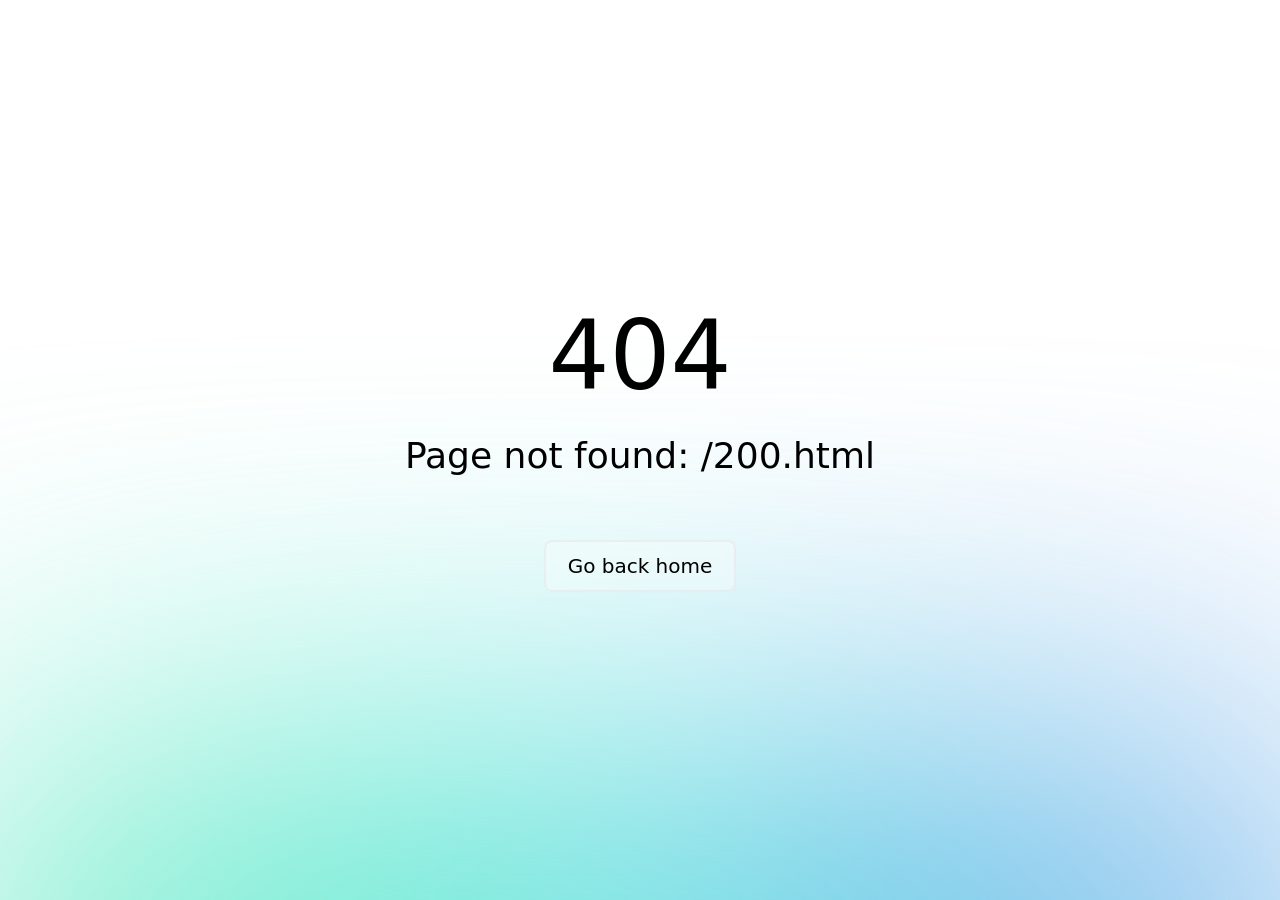
<file: 200.html>
<!DOCTYPE html><html><head><meta charset="utf-8">
<meta name="viewport" content="width=device-width, initial-scale=1">
<script>(function(){var s=null;try{s=localStorage.getItem("awesome-editor-theme")}catch(e){}var d=false;try{d=window.matchMedia("(prefers-color-scheme: dark)").matches}catch(e){}document.documentElement.setAttribute("data-theme",s==="light"||s==="dark"?s:(d?"dark":"light"))})()</script>
<style>@font-face{font-display:swap;font-family:Schibsted Grotesk Variable;font-style:normal;font-weight:400 900;src:url(/_nuxt/schibsted-grotesk-latin-ext-wght-normal.hsMS0n0O.woff2) format("woff2-variations");unicode-range:u+0100-02ba,u+02bd-02c5,u+02c7-02cc,u+02ce-02d7,u+02dd-02ff,u+0304,u+0308,u+0329,u+1d00-1dbf,u+1e00-1e9f,u+1ef2-1eff,u+2020,u+20a0-20ab,u+20ad-20c0,u+2113,u+2c60-2c7f,u+a720-a7ff}@font-face{font-display:swap;font-family:Schibsted Grotesk Variable;font-style:normal;font-weight:400 900;src:url(/_nuxt/schibsted-grotesk-latin-wght-normal.Bb8VGrTG.woff2) format("woff2-variations");unicode-range:u+00??,u+0131,u+0152-0153,u+02bb-02bc,u+02c6,u+02da,u+02dc,u+0304,u+0308,u+0329,u+2000-206f,u+20ac,u+2122,u+2191,u+2193,u+2212,u+2215,u+feff,u+fffd}</style>
<style>@font-face{font-display:swap;font-family:Literata Variable;font-style:normal;font-weight:200 900;src:url(/_nuxt/literata-cyrillic-ext-wght-normal.CGKlZYBf.woff2) format("woff2-variations");unicode-range:u+0460-052f,u+1c80-1c8a,u+20b4,u+2de0-2dff,u+a640-a69f,u+fe2e-fe2f}@font-face{font-display:swap;font-family:Literata Variable;font-style:normal;font-weight:200 900;src:url(/_nuxt/literata-cyrillic-wght-normal.DLqwHbi6.woff2) format("woff2-variations");unicode-range:u+0301,u+0400-045f,u+0490-0491,u+04b0-04b1,u+2116}@font-face{font-display:swap;font-family:Literata Variable;font-style:normal;font-weight:200 900;src:url(/_nuxt/literata-greek-ext-wght-normal.e3e57Shi.woff2) format("woff2-variations");unicode-range:u+1f??}@font-face{font-display:swap;font-family:Literata Variable;font-style:normal;font-weight:200 900;src:url(/_nuxt/literata-greek-wght-normal.CO1l-giJ.woff2) format("woff2-variations");unicode-range:u+0370-0377,u+037a-037f,u+0384-038a,u+038c,u+038e-03a1,u+03a3-03ff}@font-face{font-display:swap;font-family:Literata Variable;font-style:normal;font-weight:200 900;src:url(/_nuxt/literata-vietnamese-wght-normal.LcSrhZ7T.woff2) format("woff2-variations");unicode-range:u+0102-0103,u+0110-0111,u+0128-0129,u+0168-0169,u+01a0-01a1,u+01af-01b0,u+0300-0301,u+0303-0304,u+0308-0309,u+0323,u+0329,u+1ea0-1ef9,u+20ab}@font-face{font-display:swap;font-family:Literata Variable;font-style:normal;font-weight:200 900;src:url(/_nuxt/literata-latin-ext-wght-normal.BnEbWgdZ.woff2) format("woff2-variations");unicode-range:u+0100-02ba,u+02bd-02c5,u+02c7-02cc,u+02ce-02d7,u+02dd-02ff,u+0304,u+0308,u+0329,u+1d00-1dbf,u+1e00-1e9f,u+1ef2-1eff,u+2020,u+20a0-20ab,u+20ad-20c0,u+2113,u+2c60-2c7f,u+a720-a7ff}@font-face{font-display:swap;font-family:Literata Variable;font-style:normal;font-weight:200 900;src:url(/_nuxt/literata-latin-wght-normal.DLxlUchJ.woff2) format("woff2-variations");unicode-range:u+00??,u+0131,u+0152-0153,u+02bb-02bc,u+02c6,u+02da,u+02dc,u+0304,u+0308,u+0329,u+2000-206f,u+20ac,u+2122,u+2191,u+2193,u+2212,u+2215,u+feff,u+fffd}</style>
<style>@font-face{font-display:swap;font-family:Kalam;font-style:normal;font-weight:400;src:url(/_nuxt/kalam-devanagari-400-normal.Dy6c0U2e.woff2) format("woff2"),url(/_nuxt/kalam-devanagari-400-normal.Dyzod-UE.woff) format("woff");unicode-range:u+0900-097f,u+1cd0-1cf9,u+200c-200d,u+20a8,u+20b9,u+20f0,u+25cc,u+a830-a839,u+a8e0-a8ff,u+11b00-11b09}@font-face{font-display:swap;font-family:Kalam;font-style:normal;font-weight:400;src:url(/_nuxt/kalam-latin-ext-400-normal.DtcdGa4L.woff2) format("woff2"),url(/_nuxt/kalam-latin-ext-400-normal.AcQmRO9z.woff) format("woff");unicode-range:u+0100-02ba,u+02bd-02c5,u+02c7-02cc,u+02ce-02d7,u+02dd-02ff,u+0304,u+0308,u+0329,u+1d00-1dbf,u+1e00-1e9f,u+1ef2-1eff,u+2020,u+20a0-20ab,u+20ad-20c0,u+2113,u+2c60-2c7f,u+a720-a7ff}@font-face{font-display:swap;font-family:Kalam;font-style:normal;font-weight:400;src:url(/_nuxt/kalam-latin-400-normal.BthBl_aR.woff2) format("woff2"),url(/_nuxt/kalam-latin-400-normal.Bl-H2BUA.woff) format("woff");unicode-range:u+00??,u+0131,u+0152-0153,u+02bb-02bc,u+02c6,u+02da,u+02dc,u+0304,u+0308,u+0329,u+2000-206f,u+20ac,u+2122,u+2191,u+2193,u+2212,u+2215,u+feff,u+fffd}</style>
<style>@font-face{font-display:swap;font-family:Kalam;font-style:normal;font-weight:700;src:url(/_nuxt/kalam-devanagari-700-normal.BeU_-hjz.woff2) format("woff2"),url(/_nuxt/kalam-devanagari-700-normal.B52CSkpd.woff) format("woff");unicode-range:u+0900-097f,u+1cd0-1cf9,u+200c-200d,u+20a8,u+20b9,u+20f0,u+25cc,u+a830-a839,u+a8e0-a8ff,u+11b00-11b09}@font-face{font-display:swap;font-family:Kalam;font-style:normal;font-weight:700;src:url(/_nuxt/kalam-latin-ext-700-normal.CwgfRD_T.woff2) format("woff2"),url(/_nuxt/kalam-latin-ext-700-normal.BA-KJHgr.woff) format("woff");unicode-range:u+0100-02ba,u+02bd-02c5,u+02c7-02cc,u+02ce-02d7,u+02dd-02ff,u+0304,u+0308,u+0329,u+1d00-1dbf,u+1e00-1e9f,u+1ef2-1eff,u+2020,u+20a0-20ab,u+20ad-20c0,u+2113,u+2c60-2c7f,u+a720-a7ff}@font-face{font-display:swap;font-family:Kalam;font-style:normal;font-weight:700;src:url(/_nuxt/kalam-latin-700-normal.D2H-9ISU.woff2) format("woff2"),url(/_nuxt/kalam-latin-700-normal.7TSuSrjP.woff) format("woff");unicode-range:u+00??,u+0131,u+0152-0153,u+02bb-02bc,u+02c6,u+02da,u+02dc,u+0304,u+0308,u+0329,u+2000-206f,u+20ac,u+2122,u+2191,u+2193,u+2212,u+2215,u+feff,u+fffd}</style>
<style>:root,html[data-theme=light]{--paper:#fbfaf7;--sheet:#fff;--ink:#16171a;--ink-2:#4a4c52;--rule:#d9d7d0;--rule-strong:#b9b6ad;--red:#c92a17;--red-ink:#fff;--blue:#2457bd;--select:rgba(201,42,23,.16);--shadow:0 1px 2px rgba(22,23,26,.06),0 12px 32px -18px rgba(22,23,26,.28);color-scheme:light}html[data-theme=dark]{--paper:#121315;--sheet:#17181b;--ink:#ecebe6;--ink-2:#a9a8a2;--rule:#2c2e32;--rule-strong:#45474d;--red:#ff6a52;--red-ink:#1a0b08;--blue:#8db0ff;--select:rgba(255,106,82,.24);--shadow:0 1px 2px rgba(0,0,0,.4),0 16px 40px -20px rgba(0,0,0,.7);color-scheme:dark}html [data-theme],html[data-theme]{--ae-popover-bg:var(--sheet);--ae-modal-bg:var(--sheet);--ae-button-hover-bg:var(--select);--ae-code-bg:var(--paper);--ae-bg-color:var(--sheet);--ae-toolbar-bg:var(--paper);--ae-toolbar-border:var(--rule);--ae-border-color:var(--rule);--ae-text-color:var(--ink);--ae-text-muted:var(--ink-2);--ae-primary-color:var(--blue);--ae-primary-hover:var(--blue);--ae-border-focus:var(--blue);--ae-font-sans:"Schibsted Grotesk Variable",ui-sans-serif,system-ui,sans-serif}:root{--font-display:"Schibsted Grotesk Variable",ui-sans-serif,system-ui,sans-serif;--font-text:"Literata Variable",Georgia,serif;--font-hand:"Kalam","Comic Sans MS",cursive;--column:46rem;--margin:minmax(0,1fr);--gutter:clamp(1rem,4vw,3rem);--ease-out:cubic-bezier(.16,1,.3,1)}*,:after,:before{box-sizing:border-box}html{-webkit-text-size-adjust:100%;scroll-behavior:smooth}@media(prefers-reduced-motion:reduce){html{scroll-behavior:auto}}body{background:var(--paper);caret-color:var(--red);color:var(--ink);font-family:var(--font-text);font-size:1.0625rem;line-height:1.6;margin:0;text-rendering:optimizeLegibility;transition:background-color .3s ease,color .3s ease}::-moz-selection{background:var(--select);color:inherit}::selection{background:var(--select);color:inherit}a{color:var(--blue);text-decoration-thickness:1px;text-underline-offset:.2em}a:hover{text-decoration-thickness:2px}:focus-visible{border-radius:2px;outline:2px solid var(--blue);outline-offset:3px}html{scrollbar-color:var(--rule-strong) var(--paper)}.sr-only{clip-path:inset(50%);height:1px;overflow:hidden;position:absolute;white-space:nowrap;width:1px}.skip-link{background:var(--ink);color:var(--paper);font-family:var(--font-display);left:1rem;padding:.5rem .75rem;position:absolute;top:-3rem;z-index:10}.skip-link:focus{top:1rem}.galley{-moz-column-gap:var(--gutter);column-gap:var(--gutter);display:grid;grid-template-columns:[margin-l] var(--margin) [col] minmax(0,var(--column)) [margin-r] var(--margin);padding-inline:var(--gutter)}.galley>*{grid-column:col;min-width:0}.galley--wide>.wide{grid-column:margin-l/margin-r;justify-self:center;max-width:78rem;width:100%}.slug{align-items:center;border-bottom:1px solid var(--rule);display:flex;flex-wrap:wrap;font-family:var(--font-display);font-size:.9375rem;gap:1rem 1.5rem;padding:1rem var(--gutter)}.slug__name{color:var(--ink);font-size:1.0625rem;font-weight:800;letter-spacing:-.01em;text-decoration:none}.slug__stamp{border:2px solid var(--red);border-radius:3px;color:var(--red);display:inline-block;font-size:.8125rem;font-weight:700;letter-spacing:.04em;mix-blend-mode:multiply;padding:.15rem .55rem;text-transform:uppercase;transform:rotate(-2.5deg)}html[data-theme=dark] .slug__stamp{mix-blend-mode:normal}.slug__contact{order:3}.slug__tools{align-items:center;display:flex;flex-wrap:wrap;gap:1rem 1.25rem;margin-left:auto;order:2}.slug__contact{color:var(--red);font-weight:700;text-decoration:none}.slug__contact:hover{text-decoration:underline}.locale-switcher{display:flex;gap:.15rem;list-style:none;margin:0;padding:0}.locale-switcher a{border-radius:3px;color:var(--ink-2);display:inline-block;font-size:.8125rem;font-weight:600;padding:.2rem .4rem;text-decoration:none;text-transform:uppercase}.locale-switcher a:hover{background:var(--select);color:var(--ink)}.locale-switcher a[aria-current=page]{box-shadow:inset 0 -2px 0 var(--red);color:var(--ink)}.theme-switcher{border:1px solid var(--rule);border-radius:4px;display:inline-flex;padding:2px}.theme-switcher__btn{background:transparent;border:0;border-radius:3px;color:var(--ink-2);cursor:pointer;font:inherit;font-size:.8125rem;font-weight:600;padding:.2rem .55rem}.theme-switcher__btn:hover{color:var(--ink)}.theme-switcher__btn[aria-pressed=true]{background:var(--ink);color:var(--paper)}.hero{padding-block:clamp(2rem,5vh,4rem) clamp(1rem,3vh,2rem)}.hero__title{font-family:var(--font-display);font-size:clamp(2.5rem,4.8vw,4.25rem);font-weight:800;grid-column:col/margin-r;letter-spacing:-.035em;line-height:1.12;margin:0;max-width:64rem;text-wrap:balance}.proof-tail{display:inline-block;padding-top:.42em;white-space:nowrap}.proof-del{color:var(--ink-2);position:relative;text-decoration:none;white-space:nowrap}.proof-del__strike,.proof-ins__caret{overflow:visible;pointer-events:none;position:absolute}.proof-del__strike{height:.8em;left:0;top:.12em;width:100%}.proof-ins{display:inline-block;height:.75em;position:relative;text-decoration:none;width:.5em}.proof-ins__word{bottom:88%;color:var(--red);font-family:var(--font-hand);font-size:.5em;font-weight:700;left:50%;letter-spacing:0;line-height:1;position:absolute;transform:translate(-50%) rotate(-3deg);white-space:nowrap}.proof-ins__caret{bottom:-.2em;height:.42em;left:50%;transform:translate(-50%);width:.5em}.proof-stroke{fill:none;stroke:var(--red);stroke-linecap:round;stroke-linejoin:round;stroke-width:3}.proof-stroke--draw{animation:proof-draw .7s var(--ease-out) forwards;stroke-dasharray:1;stroke-dashoffset:1}.proof-stroke--late{animation-delay:.55s}@keyframes proof-draw{to{stroke-dashoffset:0}}.proof-ins__word{animation:proof-ink .5s var(--ease-out) .9s both}@keyframes proof-ink{0%{opacity:0;transform:translate(-50%) translateY(.15em) rotate(-3deg)}}@media(prefers-reduced-motion:reduce){.proof-stroke--draw{animation:none;stroke-dashoffset:0}.proof-ins__word{animation:none}}.hero__subtitle{color:var(--ink-2);font-size:clamp(1.125rem,1.6vw,1.3125rem);margin:clamp(1.25rem,2.4vw,1.75rem) 0 0;max-width:38rem}.hero__actions{align-items:center;display:flex;flex-wrap:wrap;gap:.75rem 1.5rem;margin-top:1.75rem}.btn{align-items:center;border-radius:4px;display:inline-flex;font-family:var(--font-display);font-size:1.0625rem;font-weight:700;gap:.5rem;padding:.8rem 1.35rem;text-decoration:none;transition:transform .2s var(--ease-out),background-color .2s ease}.btn--primary{background:var(--red);color:var(--red-ink)}.btn--primary:hover{text-decoration:none;transform:translateY(-1px)}.btn--pencil{color:var(--blue);padding-inline:.25rem}.btn--pencil:hover{text-decoration:underline}.btn svg{height:1.1em;width:1.1em}.demo{padding-block:clamp(.5rem,2vh,1.5rem) clamp(4rem,10vh,7rem);scroll-margin-top:1rem}.demo__head{margin-bottom:1.25rem}.section-title{font-family:var(--font-display);font-size:clamp(1.75rem,3.2vw,2.5rem);font-weight:800;letter-spacing:-.025em;line-height:1.1;margin:0;text-wrap:balance}.section-lede{color:var(--ink-2);margin:.6rem 0 0;max-width:40rem}.demo__stage,.landing-demo{position:relative}.landing-demo__sheet{background:var(--sheet);border-block:1px solid var(--rule);border-inline:1px solid var(--rule-strong)}.landing-demo .ae-menubar{flex-wrap:wrap}.landing-demo .ae-image-inner{height:auto!important;line-height:0;max-width:100%;vertical-align:top}.landing-demo .ae-prose pre{background:var(--paper);border:1px solid var(--rule);overflow-x:auto;padding:.85rem 1rem}.landing-demo .ae-prose pre code{background:none;padding:0}.landing-demo .ae-prose img{height:auto!important;margin-bottom:0;max-width:100%}.landing-demo .ae-image-inner{margin-bottom:20px}.landing-demo__sheet .ae-prose{font-family:var(--font-text)}.landing-demo__placeholder{min-height:38rem}.landing-demo__bar{display:flex;justify-content:flex-end;margin-bottom:.5rem}.landing-demo__reset{background:none;border:0;color:var(--blue);cursor:pointer;font:inherit;font-family:var(--font-display);font-size:.875rem;font-weight:600;padding:.25rem 0}.landing-demo__reset:hover{text-decoration:underline}.margin-note{color:var(--red);font-family:var(--font-hand);font-size:1.15rem;line-height:1.2;position:absolute;width:12.5rem}.margin-note svg{display:block;height:2.5rem;overflow:visible;width:100%}.margin-note--left{right:calc(100% + var(--gutter));text-align:right}.margin-note--right{left:calc(100% + var(--gutter))}.margin-note--toolbar{top:5.75rem}.margin-note--paste{top:17rem}.margin-note--export{top:1.4rem}.margin-note--lede{color:var(--ink-2);font-size:1.05rem;top:0}.margin-note--lede strong{color:var(--red);display:block;font-size:1.3rem;font-weight:700;margin-bottom:.25rem}@media(min-width:1181px){.landing-demo__bar{margin:0;position:absolute;right:calc(100% + var(--gutter));top:0;white-space:nowrap}.margin-note--export{top:2.6rem}.margin-note--toolbar{top:6.75rem}.demo__head{clip-path:inset(50%);height:1px;overflow:hidden;position:absolute;white-space:nowrap;width:1px}}.demo__stage:hover .margin-note .proof-stroke--hover{animation:proof-redraw .6s var(--ease-out)}.demo__notes-inline{color:var(--red);display:none;font-family:var(--font-hand);font-size:1.05rem;list-style:none;margin:0 0 .75rem;padding:0}@media(max-width:1180px){.margin-note{display:none}.demo__notes-inline{display:flex;flex-wrap:wrap;gap:.25rem 1.25rem}}.features{border-top:1px solid var(--rule);padding-block:clamp(3rem,8vh,6rem)}.features__list{display:grid;gap:2.25rem;list-style:none;margin:2.5rem 0 0;padding:0}.feature{position:relative}.feature__title{font-family:var(--font-display);font-size:1.3125rem;font-weight:750;letter-spacing:-.01em;line-height:1.25;margin:0}.mark-in{text-decoration-color:var(--red);text-underline-offset:.28em}.mark-in--stet{text-decoration-style:dotted;text-decoration-thickness:3px}.mark-in--stet,.mark-in--wave{text-decoration-line:underline}.mark-in--wave{text-decoration-style:wavy;text-decoration-thickness:1.5px}.mark-sp{border:2px solid var(--red);border-radius:50%;line-height:1.15;padding:0 .32em}.mark-sp,.mark-tr{display:inline-block}.mark-tr{position:relative}.mark-tr svg{height:2.1em;left:-.2em;overflow:visible;pointer-events:none;position:absolute;top:-.5em;width:calc(100% + .4em)}.mark-caret{display:inline-block;height:.8em;position:relative;vertical-align:-.2em;width:0}.mark-caret:before{background:var(--red);bottom:-.15em;content:"";height:.55em;left:-.35em;-webkit-mask:var(--caret) center /contain no-repeat;mask:var(--caret) center /contain no-repeat;position:absolute;width:.7em;--caret:url("data:image/svg+xml;charset=utf-8,%3Csvg xmlns='http://www.w3.org/2000/svg' viewBox='0 0 24 20'%3E%3Cpath fill='none' stroke='%23000' stroke-linecap='round' stroke-linejoin='round' stroke-width='3' d='M2 18 12 3l10 15'/%3E%3C/svg%3E")}.mark-caret>span{bottom:.85em;color:var(--red);font-family:var(--font-hand);font-size:.95em;font-weight:700;left:50%;position:absolute;transform:translate(-50%) rotate(-3deg);white-space:nowrap}.feature__title{padding-top:.35em}.mark-in--paragraph:before{color:var(--red);content:"¶";font-family:var(--font-hand);margin-right:.3em}.feature__body{color:var(--ink-2);margin:.35rem 0 0;max-width:65ch}.feature__mark{align-items:center;color:var(--red);display:flex;flex-direction:row-reverse;font-family:var(--font-hand);font-size:1.05rem;gap:.4rem;position:absolute;right:calc(100% + 1.25rem);top:-.1rem;white-space:nowrap}.feature__mark svg{flex:none;height:2.25rem;width:2.25rem}.feature:focus-within .proof-stroke--hover,.feature:hover .proof-stroke--hover{animation:proof-redraw .6s var(--ease-out)}@keyframes proof-redraw{0%{stroke-dashoffset:1}to{stroke-dashoffset:0}}.proof-stroke--hover{stroke-dasharray:1;stroke-dashoffset:0}@media(prefers-reduced-motion:reduce){.feature:hover .proof-stroke--hover{animation:none}}@media(max-width:1000px){.feature{padding-left:4.25rem}.feature__mark{align-items:flex-start;flex-direction:column;font-size:.75rem;gap:0;left:0;overflow-wrap:anywhere;right:auto;width:3.75rem}}.signoff{padding-block:clamp(3rem,8vh,6rem) clamp(4rem,10vh,7rem)}.signoff__box{background:var(--sheet);border:2px solid var(--ink);border-radius:4px;box-shadow:var(--shadow);padding:clamp(1.5rem,4vw,2.75rem)}.signoff__row{align-items:center;display:flex;font-family:var(--font-display);font-size:1.0625rem;font-weight:700;gap:.75rem}.signoff__check{border:2px solid var(--ink);border-radius:2px;flex:none;height:1.4rem;width:1.4rem}.signoff__state{color:var(--red);font-family:var(--font-hand);font-size:1.25rem;margin:.4rem 0 0 2.15rem}.signoff__title{margin:2rem 0 0}.signoff__body{color:var(--ink-2);margin:.6rem 0 0;max-width:38rem}.signoff__mail{background-image:linear-gradient(var(--red),var(--red));background-position:0 100%;background-repeat:no-repeat;background-size:0 3px;color:var(--red);display:inline-block;font-family:var(--font-display);font-size:clamp(1.5rem,4.6vw,2.75rem);font-weight:800;letter-spacing:-.025em;margin-top:1.5rem;overflow-wrap:anywhere;text-decoration:none;transition:background-size .35s var(--ease-out)}.signoff__mail:focus-visible,.signoff__mail:hover{background-size:100% 3px}.signoff__sign{align-items:flex-end;color:var(--ink-2);display:flex;font-family:var(--font-display);font-size:.875rem;gap:1rem;margin-top:2.5rem}.signoff__line{border-bottom:1px solid var(--rule-strong);flex:1;height:2rem;max-width:18rem;position:relative}.signoff__line span{bottom:.1rem;color:var(--ink);font-family:var(--font-hand);font-size:1.6rem;left:.5rem;position:absolute;transform:rotate(-4deg)}.colophon{border-top:1px solid var(--rule);color:var(--ink-2);display:flex;flex-wrap:wrap;font-family:var(--font-display);font-size:.875rem;gap:.75rem 2rem;justify-content:space-between;padding:1.5rem var(--gutter) 2rem}.colophon p{margin:0}@media(max-width:640px){.galley{-moz-column-gap:0;column-gap:0}.landing-demo .ae-toolbar .ae-color-pickers,.landing-demo .ae-toolbar .ae-flex-grow,.landing-demo .ae-toolbar .ae-flex-grow~*>*,.landing-demo .ae-toolbar .ae-select{display:none}.slug{gap:.75rem}.slug__stamp{font-size:.6875rem}.slug__contact{font-size:.875rem;margin-left:auto;order:2}.slug__tools{justify-content:space-between;margin-left:0;order:3;width:100%}.hero__title{font-size:clamp(2.25rem,10.5vw,3rem)}.landing-demo__placeholder{min-height:30rem}}</style>
<link rel="modulepreload" as="script" crossorigin href="/_nuxt/BvEOSJ8T.js">
<script type="module" src="/_nuxt/BvEOSJ8T.js" crossorigin></script>
<link rel="prefetch" as="style" crossorigin href="/_nuxt/index.BZy4Bfok.css">
<link rel="prefetch" as="script" crossorigin href="/_nuxt/BfySVSI1.js">
<link rel="prefetch" as="script" crossorigin href="/_nuxt/DmVM2W-x.js"></head><body><div id="__nuxt"></div><div id="teleports"></div><script>window.__NUXT__={};window.__NUXT__.config={public:{i18n:{baseUrl:"https://editor.abdell.dev",defaultLocale:"es",rootRedirect:"",redirectStatusCode:302,skipSettingLocaleOnNavigate:false,locales:[{code:"es",language:"es-ES",name:"Español",domains:[],defaultForDomains:[]},{code:"en",language:"en-US",name:"English",domains:[],defaultForDomains:[]},{code:"fr",language:"fr-FR",name:"Français",domains:[],defaultForDomains:[]},{code:"de",language:"de-DE",name:"Deutsch",domains:[],defaultForDomains:[]},{code:"pt",language:"pt-PT",name:"Português",domains:[],defaultForDomains:[]}],detectBrowserLanguage:{alwaysRedirect:false,cookieCrossOrigin:false,cookieDomain:"",cookieKey:"ae_landing_lang",cookieSecure:false,fallbackLocale:"es",redirectOn:"root",useCookie:true},experimental:{localeDetector:"",typedPages:true,typedOptionsAndMessages:false,alternateLinkCanonicalQueries:true,devCache:false,cacheLifetime:"",stripMessagesPayload:false,preload:false,strictSeo:false,nitroContextDetection:true,httpCacheDuration:10,compactRoutes:false,prerenderMessages:false,optimizeMessageBundling:true},domainLocales:{es:{domain:""},en:{domain:""},fr:{domain:""},de:{domain:""},pt:{domain:""}}}},app:{baseURL:"/",buildId:"0474bfb0-b215-4e45-a396-23c256458a26",buildAssetsDir:"/_nuxt/",cdnURL:""}}</script>
<script type="application/json" data-nuxt-data="nuxt-app" data-ssr="false" id="__NUXT_DATA__">[{"prerenderedAt":1,"serverRendered":2},1795030120551,false]</script></body></html>
</file>
<file: _nuxt/index.BZy4Bfok.css>
.ae-prose{color:var(--ae-text-color);font-family:var(--ae-font-sans);font-size:1rem;line-height:1.75}.ae-prose p{margin-bottom:1.25em;margin-top:1.25em}.ae-prose p:first-child{margin-top:0}.ae-prose p:last-child{margin-bottom:0}.ae-prose h1,.ae-prose h2,.ae-prose h3,.ae-prose h4,.ae-prose h5,.ae-prose h6{color:var(--ae-text-color);font-weight:700;line-height:1.3333333;margin-bottom:1em;margin-top:2em}.ae-prose h1{font-size:2.25em;line-height:1.1111111;margin-bottom:.8888889em;margin-top:0}.ae-prose h2{font-size:1.5em;line-height:1.3333333;margin-bottom:1em;margin-top:2em}.ae-prose h3{font-size:1.25em;line-height:1.6;margin-bottom:.6em;margin-top:1.6em}.ae-prose ol,.ae-prose ul{margin-bottom:1.25em;margin-top:1.25em;padding-left:1.625em}.ae-prose ul{list-style-type:disc}.ae-prose ol{list-style-type:decimal}.ae-prose li{margin-bottom:.5em;margin-top:.5em}.ae-prose blockquote{border-left:.25rem solid var(--ae-border-color);color:var(--ae-text-color);font-style:italic;font-weight:500;margin-bottom:1.6em;margin-top:1.6em;padding-left:1em;quotes:"“""”""‘""’"}.ae-prose a{color:var(--ae-primary-color);font-weight:500;text-decoration:underline}.ae-prose a:hover{color:var(--ae-primary-hover)}.ae-prose code,.ae-prose strong{color:var(--ae-text-color);font-weight:600}.ae-prose code{background-color:var(--ae-code-bg);border-radius:.375rem;font-family:var(--ae-font-mono);font-size:.875em;padding:.25rem .375rem}.ae-prose img{border-radius:.375rem;height:auto;margin-bottom:1.25em;max-width:100%}.ae-prose table{border-collapse:collapse;margin-bottom:1rem;table-layout:fixed;width:100%}.ae-prose td,.ae-prose th{border:1px solid var(--ae-border-color);padding:8px}.ae-container{background-color:var(--ae-bg-color);border:1px solid var(--ae-border-color);border-radius:.375rem;color:var(--ae-text-color);display:flex;flex-direction:column;font-family:var(--ae-font-sans);overflow:hidden;transition:background-color .3s ease,color .3s ease}.ae-toolbar{align-items:center;background-color:var(--ae-toolbar-bg);border-bottom:1px solid var(--ae-toolbar-border);display:flex;flex-wrap:wrap;gap:.25rem;padding:.5rem}.ae-toolbar>.ae-button[hidden]{display:none}.ae-select{-moz-appearance:none;appearance:none;-webkit-appearance:none;background-color:var(--ae-bg-color);background-image:url("data:image/svg+xml;charset=utf-8,%3Csvg xmlns='http://www.w3.org/2000/svg' width='10' height='6'%3E%3Cpath fill='%23888' d='m0 0 5 6 5-6z'/%3E%3C/svg%3E");background-position:right .4rem center;background-repeat:no-repeat;border:1px solid var(--ae-border-color);border-radius:.375rem;color:var(--ae-text-color);cursor:pointer;font-size:.8125rem;height:2.25rem;outline:none;padding:0 1.5rem 0 .5rem;transition:border-color .15s}.ae-select:hover{border-color:var(--ae-border-focus)}.ae-select:focus{border-color:var(--ae-accent)}.ae-select:disabled{cursor:not-allowed;opacity:.5}.ae-button{align-items:center;background-color:var(--ae-button-bg);border:none;border-radius:.375rem;color:var(--ae-button-text);cursor:pointer;display:inline-flex;font-size:.875rem;font-weight:500;height:2.25rem;justify-content:center;padding:.5rem;transition:all .2s}.ae-button:hover{background-color:var(--ae-button-hover-bg);color:var(--ae-text-color)}.ae-button:disabled{cursor:not-allowed;opacity:.5}.ae-button--active{background-color:var(--ae-button-active-bg);color:var(--ae-button-active-text)}.ae-toolbar-sep{align-self:center;background:var(--ae-border-color);flex-shrink:0;height:20px;margin:0 4px;width:1px}.ae-button[data-tooltip]{position:relative}.ae-button[data-tooltip]:hover:after{background:var(--ae-tooltip-bg);border-radius:5px;bottom:calc(100% + 6px);box-shadow:0 2px 8px #00000040;color:var(--ae-tooltip-text);content:attr(data-tooltip) "  " attr(data-kbd);font-size:11px;padding:4px 8px;white-space:nowrap}.ae-button[data-tooltip]:hover:after,.ae-button[data-tooltip]:hover:before{left:50%;pointer-events:none;position:absolute;transform:translate(-50%);z-index:200}.ae-button[data-tooltip]:hover:before{border:4px solid transparent;border-top:4px solid var(--ae-tooltip-bg);bottom:calc(100% + 2px);content:""}.ae-color-pickers{margin-left:.5rem}.ae-color-picker-label,.ae-color-pickers{align-items:center;display:flex;gap:.25rem}.ae-color-picker-label{cursor:pointer;font-size:.75rem}.ae-ml-2{margin-left:.5rem}.ae-ml-1{margin-left:.25rem}.ae-color-input{background:transparent;border:none;cursor:pointer;height:1.25rem;padding:0;width:1.25rem}.ae-flex-grow{flex-grow:1}.ae-prose{white-space:pre-wrap;word-wrap:break-word}.ae-prose,.ae-source-editor{min-height:200px;outline:none;padding:1rem}.ae-source-editor{background:transparent;border:none;box-sizing:border-box;color:inherit;font-family:var(--ae-font-mono);font-size:.875rem;resize:vertical;width:100%}.ae-modal-group{display:flex;gap:.75rem;width:100%}.ae-flex-1{flex:1 1 0%;min-width:0}.ae-modal-overlay{align-items:center;-webkit-backdrop-filter:blur(4px);backdrop-filter:blur(4px);background-color:var(--ae-modal-overlay);box-sizing:border-box;display:flex;inset:0;justify-content:center;padding:1rem;position:fixed;z-index:50}.ae-dom-dialog{max-height:calc(100dvh - 2rem);overflow-y:auto}.ae-dom-dialog-error{color:var(--ae-danger-color,#b42318);font-size:.875rem}.ae-modal-enter-active{transition:opacity .18s ease,transform .18s cubic-bezier(.34,1.2,.64,1)}.ae-modal-leave-active{transition:opacity .12s ease,transform .12s ease}.ae-modal-enter-from,.ae-modal-leave-to{opacity:0;transform:scale(.93)}.ae-modal-overlay-enter-active,.ae-modal-overlay-leave-active{transition:opacity .18s ease}.ae-modal-overlay-enter-from,.ae-modal-overlay-leave-to{opacity:0}.ae-modal{background-color:var(--ae-modal-bg);border:1px solid var(--ae-border-color);border-radius:.5rem;box-shadow:var(--ae-modal-shadow);box-sizing:border-box;color:var(--ae-text-color);display:flex;flex-direction:column;font-family:var(--ae-font-sans);gap:.75rem;max-height:calc(100vh - 2rem);max-height:calc(100dvh - 2rem);max-width:24rem;overflow-y:auto;padding:1.5rem;width:100%}.ae-modal--md{max-width:28rem;position:relative}.ae-modal--full{height:90vh;max-width:90vw;overflow:hidden;padding:0}.ae-modal-header{align-items:center;border-bottom:1px solid var(--ae-border-color);display:flex;justify-content:space-between;padding:1rem}.ae-modal-body{flex-grow:1;overflow-y:auto;padding:2rem}.ae-modal-title{font-size:1rem;font-weight:600;margin:0}.ae-modal-title--lg{font-size:1.125rem;margin-bottom:1rem}.ae-modal-close{align-items:center;background:transparent;border:none;border-radius:.375rem;color:var(--ae-text-muted);cursor:pointer;display:inline-flex;height:1.5rem;justify-content:center;width:1.5rem}.ae-modal-close:hover{background-color:var(--ae-button-hover-bg);color:var(--ae-text-color)}.ae-modal-image-preview{align-items:center;background:var(--ae-code-bg);border:1px solid var(--ae-border-color);border-radius:5px;display:flex;flex-direction:column;justify-content:center;margin-top:4px;min-height:60px;overflow:hidden}.ae-modal-image-preview img{border-radius:4px;display:block;max-height:160px;max-width:100%;-o-object-fit:contain;object-fit:contain}.ae-export-feedback{border:1px solid var(--ae-border-color);color:var(--ae-text-color);margin:0;overflow-wrap:anywhere;padding:8px 12px}.ae-modal-preview-error{color:var(--ae-primary-color);font-size:11px;margin:0;padding:12px;text-align:center}.ae-modal-url-row{align-items:center;display:flex;gap:6px}.ae-modal-url-row .ae-modal-input{flex:1}.ae-modal-btn--sm{font-size:.8125rem;padding:.25rem .625rem;white-space:nowrap}.ae-modal-label{display:flex;flex-direction:column;font-size:.875rem;font-weight:500;margin-top:.5rem}.ae-modal-input{background-color:transparent;border:1px solid var(--ae-border-color);border-radius:.375rem;box-sizing:border-box;color:var(--ae-text-color);height:2.25rem;margin-top:.5rem;min-width:0;outline:none;padding:.25rem .75rem;width:100%}.ae-modal-input:focus{border-color:var(--ae-primary-color)}.ae-modal-checkbox-label{align-items:center;display:flex;font-size:.875rem;gap:.5rem;margin-top:.5rem}.ae-modal-checkbox{height:1rem;width:1rem}.ae-modal-actions{display:flex;flex-shrink:0;flex-wrap:wrap;gap:.5rem;justify-content:flex-end;margin-top:.75rem}.ae-modal-btn{align-items:center;border:none;border-radius:.375rem;cursor:pointer;display:inline-flex;font-size:.875rem;font-weight:500;height:2.25rem;justify-content:center;padding:0 1rem;transition:background-color .2s}.ae-modal-btn:disabled{cursor:not-allowed;opacity:.5}.ae-modal-btn--secondary{background-color:transparent;border:1px solid var(--ae-border-color);color:var(--ae-text-color)}.ae-modal-btn--secondary:hover{background-color:var(--ae-button-hover-bg)}.ae-modal-btn--primary{background-color:var(--ae-primary-color);color:var(--ae-primary-text)}.ae-modal-btn--primary:hover{background-color:var(--ae-primary-hover)}.ae-slash-menu{background-color:var(--ae-popover-bg);border-radius:.375rem;margin-top:.5rem;position:absolute;z-index:50}.ae-p-1{padding:.25rem}.ae-slash-menu-item{align-items:center;background:transparent;border:none;border-radius:.25rem;color:var(--ae-text-color);cursor:pointer;display:flex;font-size:.875rem;padding:.375rem .5rem;text-align:left;width:100%}.ae-slash-menu-item--active,.ae-slash-menu-item:hover{background-color:var(--ae-button-hover-bg)}.ae-icon-sm{height:1rem;width:1rem}.ae-mr-2{margin-right:.5rem}.ae-slash-menu-empty{color:var(--ae-text-muted);font-size:.875rem;padding:.375rem .5rem;text-align:center}.ae-floating-menu{align-items:center;background-color:var(--ae-popover-bg);border:1px solid var(--ae-border-color);border-radius:.375rem;box-shadow:var(--ae-popover-shadow);display:flex;gap:.25rem;padding:.375rem;z-index:9999}.ae-bubble-menu-enter-active,.ae-bubble-menu-leave-active{transition:opacity .15s ease,transform .15s ease}.ae-bubble-menu-enter-from,.ae-bubble-menu-leave-to{opacity:0;transform:scale(.95) translateY(4px)}.ae-help-list{list-style:none;margin:0;padding:0;width:100%}.ae-help-item{align-items:center;border-bottom:1px solid var(--ae-border-color);color:var(--ae-text-muted);display:flex;justify-content:space-between;padding-bottom:.5rem}.ae-help-item--last{border-bottom:none;padding-bottom:0}.ae-kbd{align-items:center;background-color:var(--ae-button-hover-bg);border:1px solid var(--ae-border-color);border-radius:.25rem;color:var(--ae-text-color);display:inline-flex;font-family:var(--ae-font-mono);font-size:.625rem;gap:.25rem;height:1.25rem;padding:0 .375rem}.ae-kbd-group{display:flex;gap:.5rem}.ae-kbd-mod{font-size:.75rem}.ae-status-bar{align-items:center;background-color:var(--ae-toolbar-bg);border-top:1px solid var(--ae-border-color);color:var(--ae-text-muted);display:flex;font-size:.75rem;justify-content:space-between;padding:.5rem;-webkit-user-select:none;-moz-user-select:none;user-select:none}.ae-status-bar-group{align-items:center;display:flex;gap:.75rem}.ae-status-bar-item{white-space:nowrap}.ae-color-picker{display:inline-block;position:relative}.ae-color-picker-trigger{align-items:center;background:transparent;border:1px solid transparent;border-radius:.25rem;color:var(--ae-text-color);cursor:pointer;display:flex;justify-content:center;padding:.25rem .5rem;transition:background-color .2s,border-color .2s}.ae-color-picker-trigger:hover{background-color:var(--ae-button-hover-bg)}.ae-color-picker-trigger--active{background-color:var(--ae-button-active-bg);border-color:var(--ae-border-color)}.ae-color-picker-trigger:disabled{cursor:not-allowed;opacity:.5}.ae-color-picker-popover{background-color:var(--ae-popover-bg);border:1px solid var(--ae-border-color);border-radius:.375rem;box-shadow:var(--ae-popover-shadow);font-family:var(--ae-font-sans);left:0;margin-top:.25rem;padding:.75rem;position:absolute;top:100%;width:14rem;z-index:50}.ae-color-picker-header{align-items:center;color:var(--ae-text-muted);display:flex;font-size:.75rem;font-weight:600;justify-content:space-between;margin-bottom:.5rem}.ae-color-picker-title{text-transform:uppercase}.ae-color-picker-reset{background:transparent;border:none;color:var(--ae-text-color);cursor:pointer;font-size:.75rem;padding:0}.ae-color-picker-reset:hover{text-decoration:underline}.ae-color-picker-grid{display:grid;gap:.125rem;grid-template-columns:repeat(10,1fr);margin-bottom:.5rem}.ae-color-picker-swatch{aspect-ratio:1;border:1px solid var(--ae-border-color);border-radius:.125rem;cursor:pointer;padding:0;transition:transform .1s;width:100%}.ae-color-picker-swatch:hover{box-shadow:0 0 0 1px var(--ae-border-focus);transform:scale(1.1);z-index:1}.ae-color-picker-swatch--active{box-shadow:0 0 0 1px var(--ae-bg-color),0 0 0 2px var(--ae-primary-color);z-index:2}.ae-color-picker-custom{border-top:1px solid var(--ae-border-color);margin-top:.5rem;padding-top:.5rem}.ae-color-picker-custom-label{align-items:center;color:var(--ae-text-color);cursor:pointer;display:flex;font-size:.75rem;justify-content:space-between}.ae-color-picker-custom-input{background:transparent;border:1px solid var(--ae-border-color);border-radius:.25rem;cursor:pointer;height:1.5rem;padding:0;width:1.5rem}.ae-export-menu{background-color:var(--ae-bg-primary);border:1px solid var(--ae-border);border-radius:var(--ae-radius);box-shadow:var(--ae-shadow);display:flex;flex-direction:column;min-width:150px;padding:.25rem 0;position:absolute;z-index:1000}.ae-export-menu-item{background:transparent;border:none;color:var(--ae-text-primary);cursor:pointer;font-size:var(--ae-font-size-sm);padding:.5rem 1rem;text-align:left;width:100%}.ae-export-menu-item:hover{background-color:var(--ae-bg-secondary)}.ae-context-menu{background-color:var(--ae-popover-bg);border:1px solid var(--ae-border-color);border-radius:.375rem;box-shadow:var(--ae-popover-shadow);max-height:16rem;min-width:12rem;overflow-y:auto;padding:.25rem;position:absolute;z-index:9999}.ae-context-menu-item{align-items:center;background:transparent;border:none;border-radius:.25rem;color:var(--ae-text-color);cursor:pointer;display:flex;font-size:.875rem;padding:.5rem .75rem;text-align:left;width:100%}.ae-context-menu-item:hover:not(:disabled){background-color:var(--ae-button-hover-bg)}.ae-context-menu-item:disabled{color:var(--ae-text-muted);cursor:not-allowed;opacity:.5}.ae-table-picker{display:inline-block;position:relative}.ae-table-picker-trigger{align-items:center;background-color:var(--ae-button-bg);border:1px solid transparent;border-radius:.375rem;color:var(--ae-button-text);cursor:pointer;display:inline-flex;font-size:.875rem;font-weight:500;height:2.25rem;justify-content:center;padding:.5rem;transition:all .2s}.ae-table-picker-trigger:hover:not(:disabled){background-color:var(--ae-button-hover-bg);color:var(--ae-button-hover-text)}.ae-table-picker-trigger--active{background-color:var(--ae-button-active-bg);color:var(--ae-button-active-text)}.ae-table-picker-trigger:disabled{cursor:not-allowed;opacity:.5}.ae-table-picker-popover{background-color:var(--ae-bg-color);border:1px solid var(--ae-border-color);border-radius:.375rem;box-shadow:0 4px 6px -1px #0000001a,0 2px 4px -1px #0000000f;left:0;margin-top:.25rem;max-height:280px;min-width:200px;overflow-y:auto;padding:.5rem;position:absolute;top:100%;z-index:50}.ae-table-picker-title{color:var(--ae-text-color);font-size:.875rem;font-weight:500;margin-bottom:.5rem;text-align:center}.ae-table-picker-grid{display:flex;flex-direction:column;gap:2px}.ae-table-actions{display:grid;gap:.375rem;grid-template-columns:repeat(2,minmax(0,1fr));margin-top:.5rem}.ae-find-dialog-actions{flex-wrap:wrap}.ae-table-actions>button{height:auto;line-height:1.2;min-height:2.25rem;padding:.375rem .5rem;white-space:normal}.ae-table-picker-row{display:flex;gap:2px}.ae-table-picker-cell{background-color:transparent;border:1px solid var(--ae-border-color);border-radius:2px;cursor:pointer;height:16px;padding:0;transition:background-color .1s;width:16px}.ae-table-picker-cell--hovered{background-color:var(--ae-accent-muted);border-color:var(--ae-accent)}.ae-image-inner:hover .ae-image-controls{display:flex}.ae-image-controls{background:var(--ae-overlay);border-radius:4px;display:none;gap:5px;padding:4px;position:absolute;right:5px;top:5px}.ae-image-control-btn{align-items:center;background:transparent;border:none;border-radius:3px;color:#fff;cursor:pointer;display:flex;font-size:14px;height:24px;justify-content:center;padding:4px;width:24px}.ae-image-control-btn:hover{background:var(--ae-image-control-hover)}.ae-menubar{align-items:center;background-color:var(--ae-toolbar-bg);border-bottom:1px solid var(--ae-toolbar-border);display:flex;flex-shrink:0;padding:0 .25rem;position:relative}.ae-menubar__btn{align-items:center;background:transparent;border:none;border-radius:.25rem;color:var(--ae-button-text);cursor:pointer;display:inline-flex;font-size:.8125rem;font-weight:500;line-height:1.4;padding:.3rem .5rem;-webkit-user-select:none;-moz-user-select:none;user-select:none}.ae-menubar__btn--open,.ae-menubar__btn:hover{background-color:var(--ae-button-hover-bg);color:var(--ae-text-color)}.ae-menubar__menu-wrap{position:relative}.ae-menubar__dropdown{background:var(--ae-popover-bg);border:1px solid var(--ae-border-color);border-radius:.375rem;box-shadow:var(--ae-popover-shadow);left:0;min-width:180px;padding:.25rem 0;position:absolute;top:100%;z-index:1000}.ae-menubar__item{align-items:center;background:none;border:none;color:var(--ae-text-color);cursor:pointer;display:flex;font-family:inherit;font-size:.8125rem;justify-content:space-between;padding:.375rem .75rem;text-align:left;-webkit-user-select:none;-moz-user-select:none;user-select:none;white-space:nowrap;width:100%}.ae-menubar__item:hover{background-color:var(--ae-button-hover-bg)}.ae-menubar__item--disabled{cursor:not-allowed;opacity:.4;pointer-events:none}.ae-menubar__separator{border:none;border-top:1px solid var(--ae-border-color);margin:.25rem 0}.ae-menubar__submenu-wrap{position:relative}.ae-menubar__submenu{background:var(--ae-popover-bg);border:1px solid var(--ae-border-color);border-radius:.375rem;box-shadow:var(--ae-popover-shadow);left:100%;min-width:160px;padding:.25rem 0;position:absolute;top:-.25rem;z-index:1001}.ae-menubar__chevron{color:var(--ae-text-muted);font-size:.6rem;margin-left:.5rem}.ae-slash-menu{background:var(--ae-popover-bg);border:1px solid var(--ae-border-color);border-radius:.5rem;box-shadow:var(--ae-popover-shadow);max-width:300px;min-width:240px;position:fixed;z-index:1100}.ae-slash-scroll{max-height:320px;overflow-y:auto;padding:4px}.ae-slash-category{color:var(--ae-text-muted);font-size:10px;font-weight:700;letter-spacing:.06em;padding:6px 10px 3px;text-transform:uppercase}.ae-slash-item{align-items:center;background:transparent;border:none;border-radius:4px;cursor:pointer;display:flex;gap:10px;padding:7px 10px;text-align:left;transition:background .1s;width:100%}.ae-slash-item--active,.ae-slash-item:hover{background:var(--ae-button-hover-bg)}.ae-slash-icon{align-items:center;background:var(--ae-button-active-bg);border-radius:6px;color:var(--ae-text-color);display:flex;flex-shrink:0;height:28px;justify-content:center;width:28px}.ae-slash-icon svg{height:16px;width:16px}.ae-slash-text{display:flex;flex-direction:column;min-width:0}.ae-slash-label{color:var(--ae-text-color);font-size:13px;font-weight:500;line-height:1.3}.ae-slash-desc{color:var(--ae-text-muted);font-size:11px;line-height:1.3;margin-top:1px}.ae-slash-mark{background:var(--ae-highlight-bg);border-radius:2px;color:var(--ae-highlight-text);padding:0 1px}.ae-slash-empty{color:var(--ae-text-muted);font-size:13px;padding:12px 10px;text-align:center}.ae-slash-enter-active{transition:opacity .12s ease,transform .12s ease}.ae-slash-enter-from{opacity:0;transform:translateY(-4px)}.ae-slash-leave-active{transition:opacity .08s ease}.ae-slash-leave-to{opacity:0}.ae-emoji-menu{background:var(--ae-popover-bg);border:1px solid var(--ae-border-color);border-radius:.5rem;box-shadow:var(--ae-popover-shadow);max-width:280px;min-width:220px;position:fixed;z-index:1100}.ae-emoji-scroll{max-height:280px;overflow-y:auto;padding:4px}.ae-emoji-item{align-items:center;background:transparent;border:none;border-radius:4px;cursor:pointer;display:flex;gap:10px;padding:6px 10px;text-align:left;transition:background .1s;width:100%}.ae-emoji-item--active,.ae-emoji-item:hover{background:var(--ae-button-hover-bg)}.ae-emoji-glyph{flex-shrink:0;font-size:20px;line-height:1}.ae-emoji-name{color:var(--ae-text-color);font-size:13px;line-height:1.3;overflow:hidden;text-overflow:ellipsis;white-space:nowrap}.ae-emoji-empty{color:var(--ae-text-muted);font-size:13px;padding:12px 10px;text-align:center}.ae-emoji-enter-active{transition:opacity .12s ease,transform .12s ease}.ae-emoji-enter-from{opacity:0;transform:translateY(-4px)}.ae-emoji-leave-active{transition:opacity .08s ease}.ae-emoji-leave-to{opacity:0}.ae-mention-menu{background:var(--ae-popover-bg);border:1px solid var(--ae-border-color);border-radius:.5rem;box-shadow:var(--ae-popover-shadow);max-width:280px;min-width:220px;position:fixed;z-index:1100}.ae-mention-scroll{max-height:280px;overflow-y:auto;padding:4px}.ae-mention-item{align-items:center;background:transparent;border:none;border-radius:4px;cursor:pointer;display:flex;gap:10px;padding:6px 10px;text-align:left;transition:background .1s;width:100%}.ae-mention-item--active,.ae-mention-item:hover{background:var(--ae-button-hover-bg)}.ae-mention-item .ae-mention-label{color:var(--ae-text-color);font-size:13px;line-height:1.3;overflow:hidden;text-overflow:ellipsis;white-space:nowrap}.ae-mention-empty,.ae-mention-loading{color:var(--ae-text-muted);font-size:13px;padding:12px 10px;text-align:center}.ae-mention-enter-active{transition:opacity .12s ease,transform .12s ease}.ae-mention-enter-from{opacity:0;transform:translateY(-4px)}.ae-mention-leave-active{transition:opacity .08s ease}.ae-mention-leave-to{opacity:0}.ae-mention{background:var(--ae-accent-muted);border-radius:.25rem;color:var(--ae-primary-color);cursor:default;display:inline;font-weight:500;padding:.05em .3em;white-space:nowrap}::highlight(ae-find-match){background-color:var(--ae-find-match-bg,#fff59d);color:var(--ae-find-match-color,inherit)}::highlight(ae-find-current){background-color:var(--ae-find-current-bg,#ff9800);color:var(--ae-find-current-color,#000)}.ae-find-replace-modal{max-width:520px;min-width:0;width:calc(100vw - 2rem)}.ae-find-replace-modal .ae-modal-header{flex-shrink:0;padding:0 0 .75rem}.ae-find-replace-modal .ae-modal-body{min-height:0;padding:0}.ae-find-replace-row{align-items:stretch;display:flex;flex-direction:column;gap:6px;margin-bottom:10px}.ae-find-replace-label{color:var(--ae-text-color);font-size:14px;font-weight:500}.ae-find-replace-input-wrap{flex:1;min-width:0}.ae-find-replace-input{background:var(--ae-modal-bg);border:1px solid var(--ae-border-color);border-radius:4px;box-sizing:border-box;color:var(--ae-text-color);font-size:14px;height:2.25rem;min-width:0;padding:6px 10px;width:100%}.ae-find-replace-count{color:var(--ae-text-muted);font-size:14px;margin:0 0 .75rem;min-height:1.25rem;overflow-wrap:anywhere}.ae-find-replace-options{display:flex;gap:12px;margin-bottom:4px}.ae-find-replace-checkbox{align-items:center;cursor:pointer;display:flex;font-size:13px;gap:5px;-webkit-user-select:none;-moz-user-select:none;user-select:none}.ae-find-replace-actions{display:flex;flex-shrink:0;flex-wrap:wrap;gap:8px;justify-content:flex-end}.ae-find-dialog-actions .ae-modal-btn,.ae-find-replace-actions .ae-modal-btn{height:auto;line-height:1.2;max-width:100%;min-height:2.25rem;padding:.5rem .75rem;white-space:normal}.ae-find-replace-checkbox input{flex-shrink:0;margin:0}.ae-find-dialog :is(input,button):focus-visible{outline:2px solid var(--ae-primary-color);outline-offset:2px}@media(forced-colors:active){.ae-find-dialog :is(input,button):focus-visible{outline-color:Highlight}}.ae-container :is(.ae-button,.ae-select,.ae-color-input,.ae-modal-input,.ae-modal-checkbox,.ae-modal-btn,.ae-modal-close,.ae-slash-menu-item,.ae-slash-item,.ae-help-item,.ae-color-picker-swatch,.ae-color-picker-custom-input,.ae-color-picker-trigger,.ae-color-picker-reset,.ae-table-picker-trigger,.ae-table-picker-cell,.ae-export-menu-item,.ae-context-menu-item,.ae-image-control-btn,.ae-menubar__btn,.ae-menubar__item,.ae-find-replace-input,.ae-find-replace-checkbox,.ae-btn,.ae-btn-primary,.ae-btn-secondary,.ae-prose,.ae-source-editor):focus-visible{box-shadow:inset 0 0 0 2px var(--ae-primary-color);outline:none}.ae-container .ae-modal-btn--primary:focus-visible{box-shadow:inset 0 0 0 2px var(--ae-primary-text)}@media(forced-colors:active){.ae-container :is(button,input,select,textarea,[tabindex],[contenteditable]):focus-visible{outline:2px solid Highlight;outline-offset:-2px}.ae-container .ae-button[aria-pressed=true]{border:1px solid Highlight}}:root,[data-theme=light]{--ae-bg-color:#fff;--ae-text-color:#0f172a;--ae-text-muted:#64748b;--ae-border-color:#e2e8f0;--ae-border-focus:#94a3b8;--ae-toolbar-bg:#f8fafc;--ae-toolbar-border:#e2e8f0;--ae-button-bg:transparent;--ae-button-hover-bg:#f1f5f9;--ae-button-active-bg:#e2e8f0;--ae-button-text:#475569;--ae-button-active-text:#0f172a;--ae-primary-color:#2563eb;--ae-primary-hover:#1d4ed8;--ae-primary-text:#fff;--ae-modal-bg:#fff;--ae-modal-overlay:rgba(0,0,0,.4);--ae-modal-shadow:0 10px 15px -3px rgba(0,0,0,.1),0 4px 6px -2px rgba(0,0,0,.05);--ae-popover-bg:#fff;--ae-popover-shadow:0 4px 6px -1px rgba(0,0,0,.1),0 2px 4px -1px rgba(0,0,0,.06);--ae-code-bg:#f1f5f9;--ae-code-text:#0f172a;--ae-font-sans:ui-sans-serif,system-ui,-apple-system,BlinkMacSystemFont,"Segoe UI",Roboto,"Helvetica Neue",Arial,sans-serif;--ae-font-mono:ui-monospace,SFMono-Regular,Menlo,Monaco,Consolas,"Liberation Mono","Courier New",monospace;--ae-accent:#4a90e2;--ae-accent-muted:rgba(74,144,226,.15);--ae-overlay:rgba(0,0,0,.6);--ae-image-control-hover:hsla(0,0%,100%,.2);--ae-highlight-bg:#fef08a;--ae-highlight-text:#713f12;--ae-tooltip-bg:#1a1a2e;--ae-tooltip-text:#fff}:root,[data-theme=dark],[data-theme=light]{transition:background-color .3s ease,color .3s ease}[data-theme=dark]{--ae-bg-color:#0f172a;--ae-text-color:#f8fafc;--ae-text-muted:#94a3b8;--ae-border-color:#334155;--ae-border-focus:#475569;--ae-toolbar-bg:#1e293b;--ae-toolbar-border:#334155;--ae-button-bg:transparent;--ae-button-hover-bg:#334155;--ae-button-active-bg:#475569;--ae-button-text:#cbd5e1;--ae-button-active-text:#f8fafc;--ae-primary-color:#3b82f6;--ae-primary-hover:#60a5fa;--ae-primary-text:#0f172a;--ae-modal-bg:#1e293b;--ae-modal-overlay:rgba(0,0,0,.6);--ae-popover-bg:#1e293b;--ae-code-bg:#334155;--ae-code-text:#f8fafc;--ae-accent:#5fa8f5;--ae-accent-muted:rgba(95,168,245,.15);--ae-overlay:rgba(0,0,0,.75);--ae-image-control-hover:hsla(0,0%,100%,.25);--ae-highlight-bg:#713f12;--ae-highlight-text:#fef08a;--ae-tooltip-bg:#e2e8f0;--ae-tooltip-text:#1a1a2e}strong{font-weight:700}em{font-style:italic}
</file>
